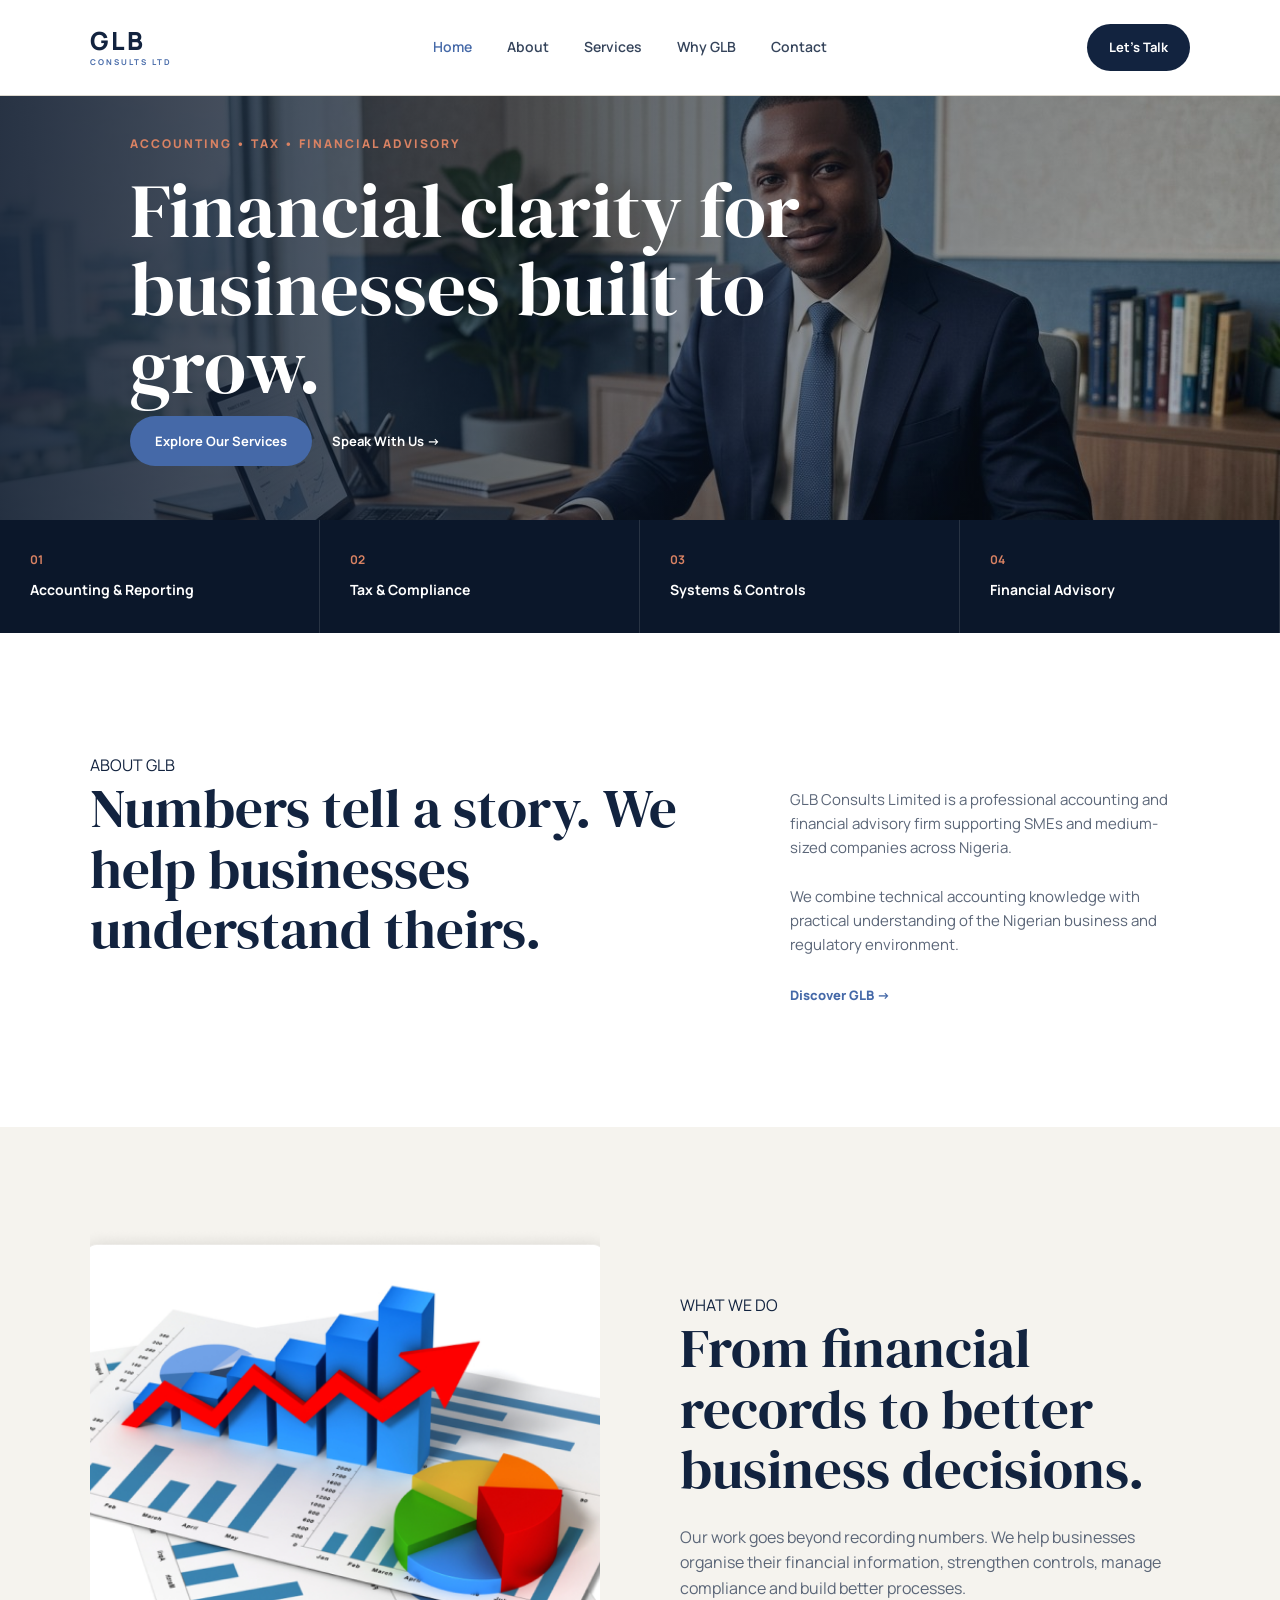
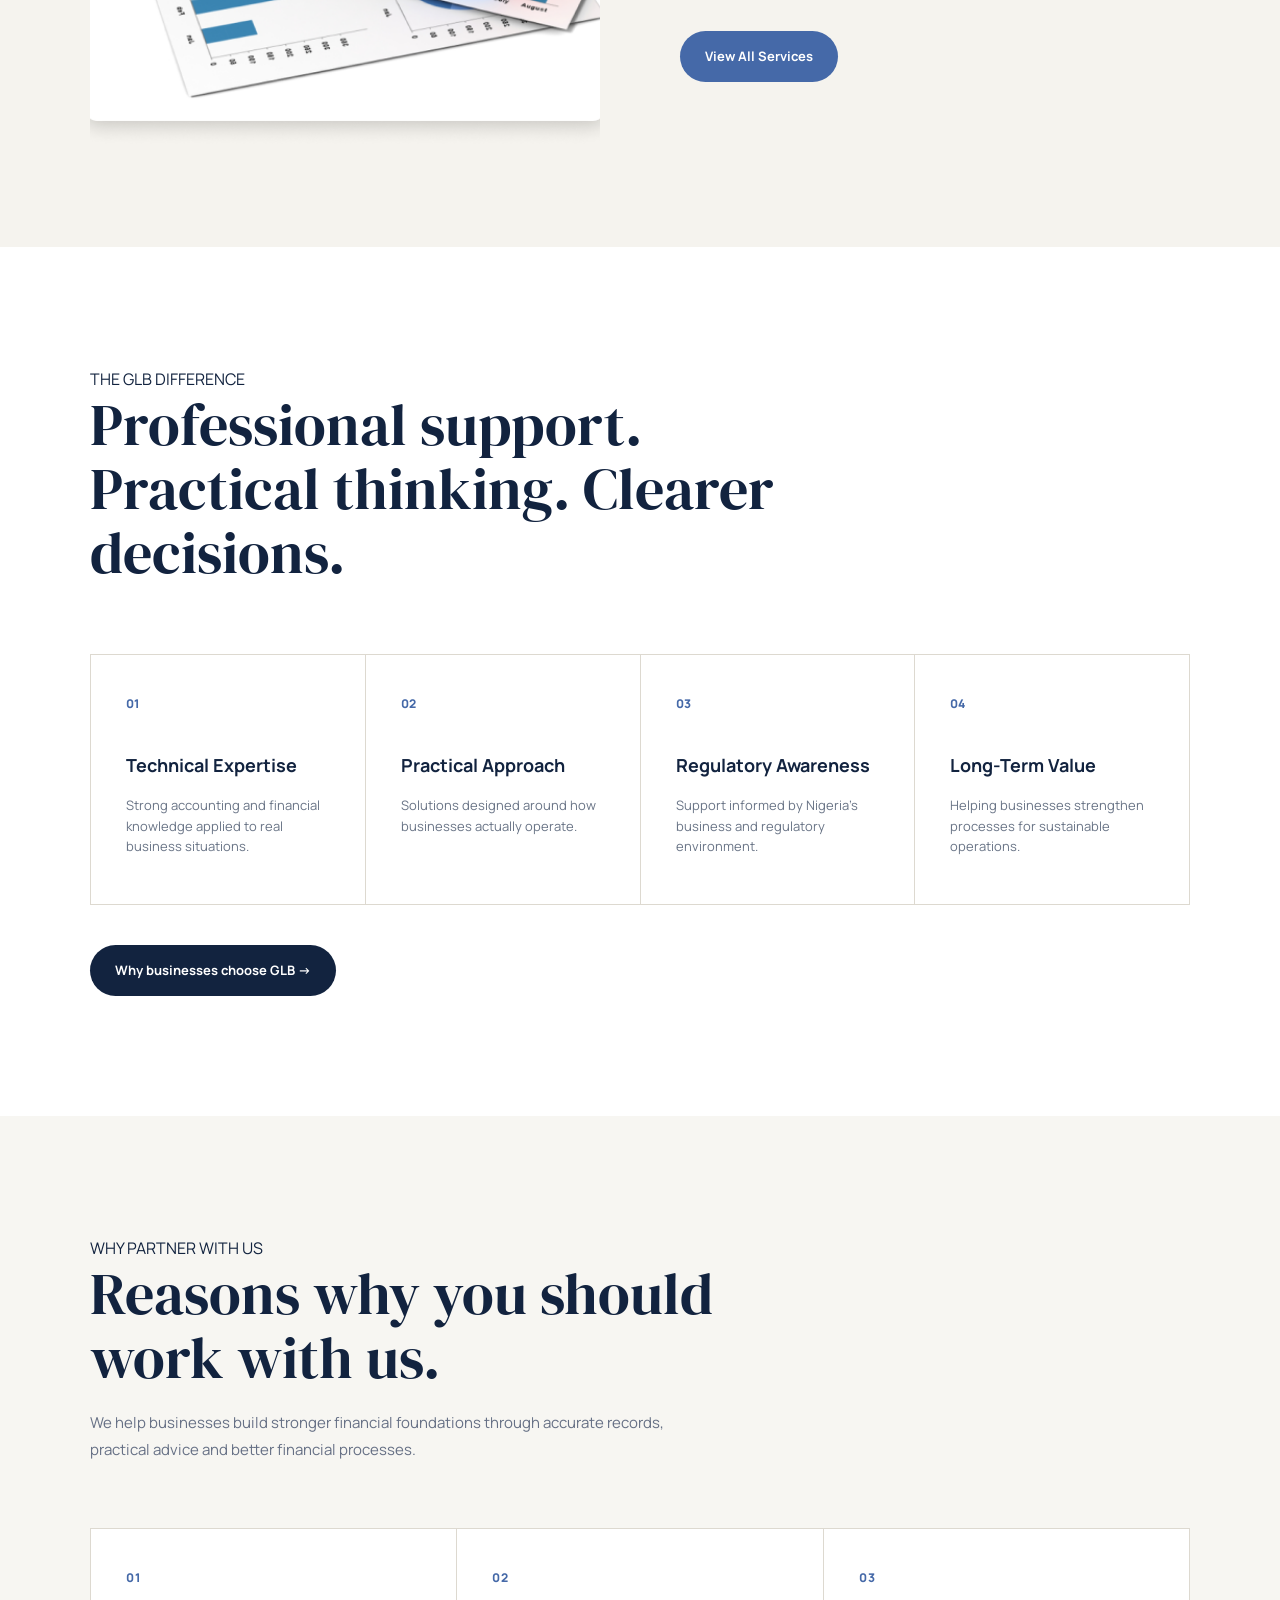
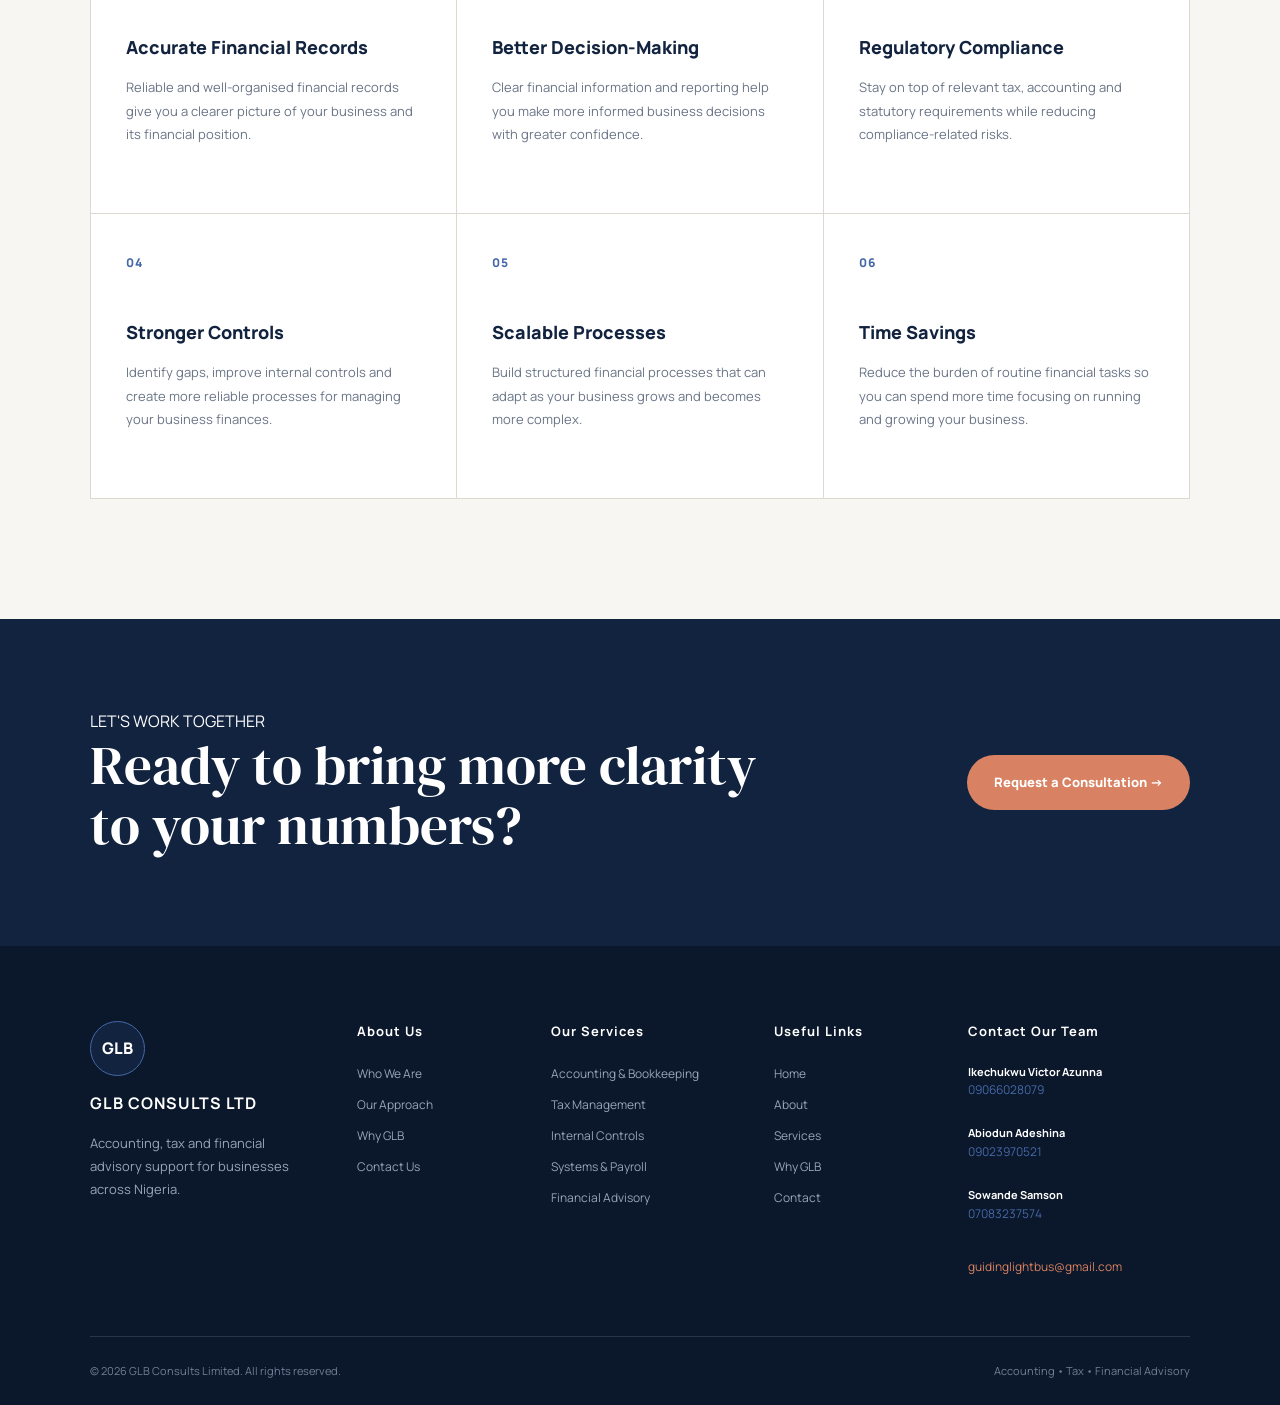
<file: index.html>
<!DOCTYPE html>
<html lang="en">

<head>

    <meta charset="UTF-8">

    <meta name="viewport"
          content="width=device-width, initial-scale=1.0">

    <title>GLB Consults | Accounting & Financial Advisory</title>

    <link rel="stylesheet" href="style.css">

</head>


<body>


    <!-- =========================
         NAVIGATION
    ========================== -->

    <header class="navbar">

         <a href="index.html" class="logo">
            <span>GLB</span>
            <small>CONSULTS LTD</small>
        </a>


        <input type="checkbox" id="menu-toggle" class="menu-toggle">
        <label for="menu-toggle" class="hamburger">
            <span class="open-icon">&#9776;</span>
            <span class="close-icon">&times;</span>
        </label>

        <nav>

            <a href="index.html" class="active">
                Home
            </a>

            <a href="about.html">
                About
            </a>

            <a href="services.html">
                Services
            </a>

            <a href="why-glb.html">
                Why GLB
            </a>

            <a href="contact.html">
                Contact
            </a>

        </nav>


        <a href="contact.html" class="nav-button">
            Let's Talk
        </a>

    </header>



    <!-- =========================
         HERO SECTION
    ========================== -->
<section class="hero">

    <img src="homepage image.jpg" alt="GLB Consults" class="hero-background">

    <div class="hero-overlay"></div>

    <div class="hero-content">
        <p class="eyebrow">ACCOUNTING • TAX • FINANCIAL ADVISORY</p>

        <h1>
            Financial clarity
            for businesses
            <span>built to grow.</span>
        </h1>

        <div class="hero-buttons">
            <a href="services.html" class="primary-button">
                Explore Our Services
            </a>

            <a href="contact.html" class="secondary-button">
                Speak With Us →
            </a>
        </div>
    </div>

</section>

     <!-- =========================
             SERVICE STRIP
     ========================== -->

        <section class="service-strip">


            <div>

                <strong>
                    01
                </strong>

                <span>
                    Accounting & Reporting
                </span>

            </div>


            <div>

                <strong>
                    02
                </strong>

                <span>
                    Tax & Compliance
                </span>

            </div>


            <div>

                <strong>
                    03
                </strong>

                <span>
                    Systems & Controls
                </span>

            </div>


            <div>

                <strong>
                    04
                </strong>

                <span>
                    Financial Advisory
                </span>

            </div>


        </section>



        <!-- =========================
             ABOUT PREVIEW
        ========================== -->

        <section class="intro-section">


            <div class="intro-title">

                <p class="section-label">
                    ABOUT GLB
                </p>


                <h2>
                    Numbers tell a story.
                    We help businesses
                    understand theirs.
                </h2>

            </div>



            <div class="intro-content">

                <p>
                    GLB Consults Limited is a professional
                    accounting and financial advisory firm
                    supporting SMEs and medium-sized companies
                    across Nigeria.
                </p>


                <p>
                    We combine technical accounting knowledge
                    with practical understanding of the Nigerian
                    business and regulatory environment.
                </p>


                <a href="about.html"
                   class="text-link">

                    Discover GLB →

                </a>

            </div>

        </section>



        <!-- =========================
             FEATURE SECTION
        ========================== -->

        <section class="feature-section">


            <div class="feature-image">

                <img src="home image.jpg"
                     alt="Business professionals working together">

            </div>



            <div class="feature-content">

                <p class="section-label">
                    WHAT WE DO
                </p>


                <h2>
                    From financial records
                    to better business
                    decisions.
                </h2>


                <p>
                    Our work goes beyond recording numbers.
                    We help businesses organise their financial
                    information, strengthen controls, manage
                    compliance and build better processes.
                </p>


                <a href="services.html"
                   class="primary-button">

                    View All Services

                </a>

            </div>

        </section>



        <!-- =========================
             WHY GLB
        ========================== -->

        <section class="why-section">


            <div class="why-heading">

                <p class="section-label">
                    THE GLB DIFFERENCE
                </p>


                <h2>
                    Professional support.
                    Practical thinking.
                    Clearer decisions.
                </h2>

            </div>



            <div class="why-grid">


                <div class="why-card">

                    <span>
                        01
                    </span>


                    <h3>
                        Technical Expertise
                    </h3>


                    <p>
                        Strong accounting and financial
                        knowledge applied to real business
                        situations.
                    </p>

                </div>



                <div class="why-card">

                    <span>
                        02
                    </span>


                    <h3>
                        Practical Approach
                    </h3>


                    <p>
                        Solutions designed around how
                        businesses actually operate.
                    </p>

                </div>



                <div class="why-card">

                    <span>
                        03
                    </span>


                    <h3>
                        Regulatory Awareness
                    </h3>


                    <p>
                        Support informed by Nigeria's
                        business and regulatory environment.
                    </p>

                </div>



                <div class="why-card">

                    <span>
                        04
                    </span>


                    <h3>
                        Long-Term Value
                    </h3>


                    <p>
                        Helping businesses strengthen
                        processes for sustainable operations.
                    </p>

                </div>


            </div>


            <a href="why-glb.html"
               class="dark-link">

                Why businesses choose GLB →

            </a>

        </section>



        <!-- =========================
             REASONS TO WORK WITH US
        ========================== -->

        <section class="reasons-section">


            <div class="reasons-heading">

                <p class="section-label">
                    WHY PARTNER WITH US
                </p>


                <h2>
                    Reasons why you
                    should work with us.
                </h2>


                <p class="reasons-intro">
                    We help businesses build stronger
                    financial foundations through accurate
                    records, practical advice and better
                    financial processes.
                </p>

            </div>



            <div class="reasons-grid">


                <!-- 01 -->

                <div class="reason-card">

                    <span class="reason-number">
                        01
                    </span>


                    <h3>
                        Accurate Financial Records
                    </h3>


                    <p>
                        Reliable and well-organised financial
                        records give you a clearer picture of
                        your business and its financial position.
                    </p>

                </div>



                <!-- 02 -->

                <div class="reason-card">

                    <span class="reason-number">
                        02
                    </span>


                    <h3>
                        Better Decision-Making
                    </h3>


                    <p>
                        Clear financial information and reporting
                        help you make more informed business
                        decisions with greater confidence.
                    </p>

                </div>



                <!-- 03 -->

                <div class="reason-card">

                    <span class="reason-number">
                        03
                    </span>


                    <h3>
                        Regulatory Compliance
                    </h3>


                    <p>
                        Stay on top of relevant tax, accounting
                        and statutory requirements while reducing
                        compliance-related risks.
                    </p>

                </div>



                <!-- 04 -->

                <div class="reason-card">

                    <span class="reason-number">
                        04
                    </span>


                    <h3>
                        Stronger Controls
                    </h3>


                    <p>
                        Identify gaps, improve internal controls
                        and create more reliable processes for
                        managing your business finances.
                    </p>

                </div>



                <!-- 05 -->

                <div class="reason-card">

                    <span class="reason-number">
                        05
                    </span>


                    <h3>
                        Scalable Processes
                    </h3>


                    <p>
                        Build structured financial processes
                        that can adapt as your business grows
                        and becomes more complex.
                    </p>

                </div>



                <!-- 06 -->

                <div class="reason-card">

                    <span class="reason-number">
                        06
                    </span>


                    <h3>
                        Time Savings
                    </h3>


                    <p>
                        Reduce the burden of routine financial
                        tasks so you can spend more time focusing
                        on running and growing your business.
                    </p>

                </div>


            </div>

        </section>



        <!-- =========================
             CALL TO ACTION
        ========================== -->

        <section class="cta">


            <div>

                <p class="section-label">
                    LET'S WORK TOGETHER
                </p>


                <h2>
                    Ready to bring more
                    clarity to your numbers?
                </h2>

            </div>


            <a href="contact.html"
               class="cta-button">

                Request a Consultation →

            </a>

        </section>


    </main>



    <!-- =========================
         FOOTER
    ========================== -->

    <footer>


        <div class="footer-top">


            <!-- COMPANY -->

            <div class="footer-company">

                <div class="footer-logo">
                    GLB
                </div>


                <h3>
                    GLB CONSULTS LTD
                </h3>


                <p>
                    Accounting, tax and financial advisory
                    support for businesses across Nigeria.
                </p>

            </div>



            <!-- ABOUT -->

            <div class="footer-column">

                <h4>
                    About Us
                </h4>


                <a href="about.html">
                    Who We Are
                </a>


                <a href="about.html">
                    Our Approach
                </a>


                <a href="why-glb.html">
                    Why GLB
                </a>


                <a href="contact.html">
                    Contact Us
                </a>

            </div>



            <!-- SERVICES -->

            <div class="footer-column">

                <h4>
                    Our Services
                </h4>


                <a href="services.html">
                    Accounting & Bookkeeping
                </a>


                <a href="services.html">
                    Tax Management
                </a>


                <a href="services.html">
                    Internal Controls
                </a>


                <a href="services.html">
                    Systems & Payroll
                </a>


                <a href="services.html">
                    Financial Advisory
                </a>

            </div>



            <!-- USEFUL LINKS -->

            <div class="footer-column">

                <h4>
                    Useful Links
                </h4>


                <a href="index.html">
                    Home
                </a>


                <a href="about.html">
                    About
                </a>


                <a href="services.html">
                    Services
                </a>


                <a href="why-glb.html">
                    Why GLB
                </a>


                <a href="contact.html">
                    Contact
                </a>

            </div>



            <!-- CONTACT -->

            <div class="footer-column contact-column">

                <h4>
                    Contact Our Team
                </h4>


                <div class="team-contact">

                    <strong>
                        Ikechukwu Victor Azunna
                    </strong>

                    <a href="tel:09066028079">
                        09066028079
                    </a>

                </div>


                <div class="team-contact">

                    <strong>
                        Abiodun Adeshina
                    </strong>

                    <a href="tel:09023970521">
                        09023970521
                    </a>

                </div>


                <div class="team-contact">

                    <strong>
                        Sowande Samson
                    </strong>

                    <a href="tel:07083237574">
                        07083237574
                    </a>

                </div>


                <a href="mailto:guidinglightbus@gmail.com"
                   class="company-email">

                    guidinglightbus@gmail.com

                </a>

            </div>


        </div>



        <!-- FOOTER BOTTOM -->

        <div class="footer-bottom">

            <p>
                © 2026 GLB Consults Limited.
                All rights reserved.
            </p>


            <p>
                Accounting • Tax • Financial Advisory
            </p>

        </div>


    </footer>


</body>

</html>
</file>
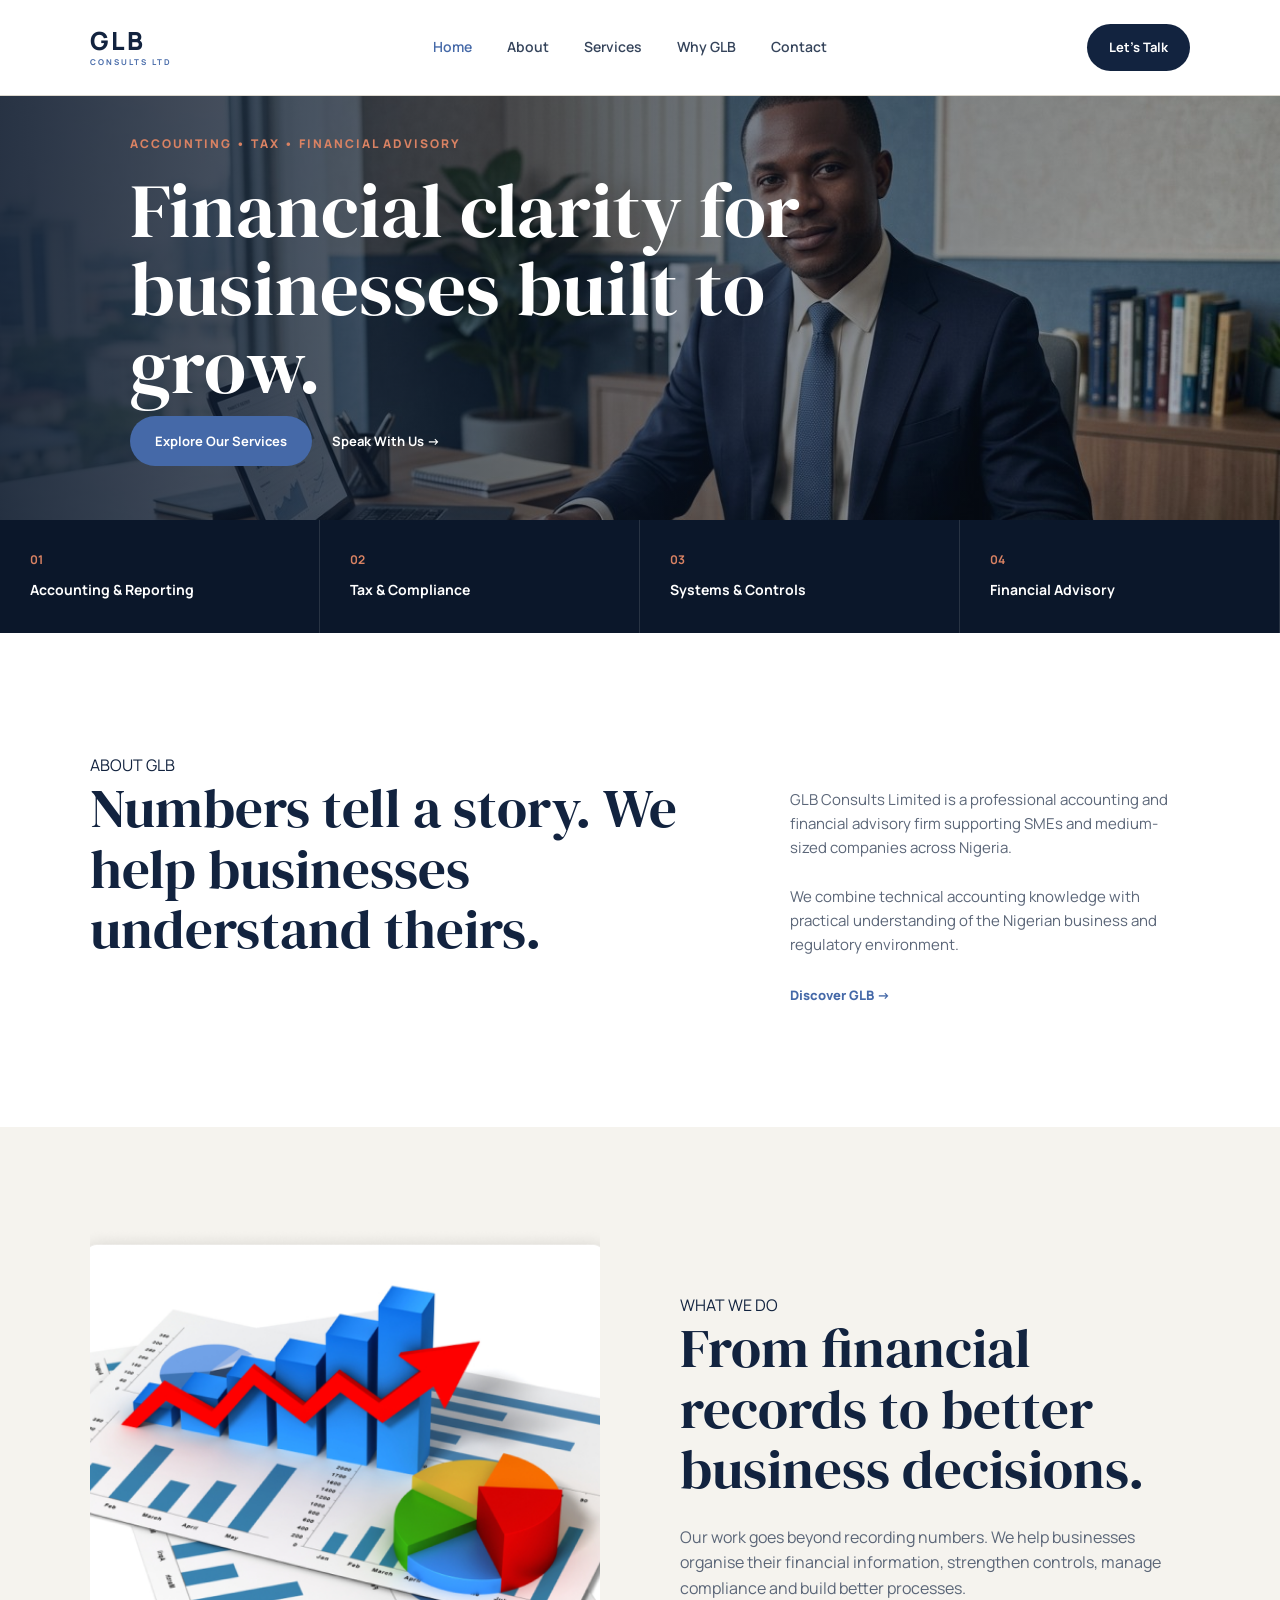
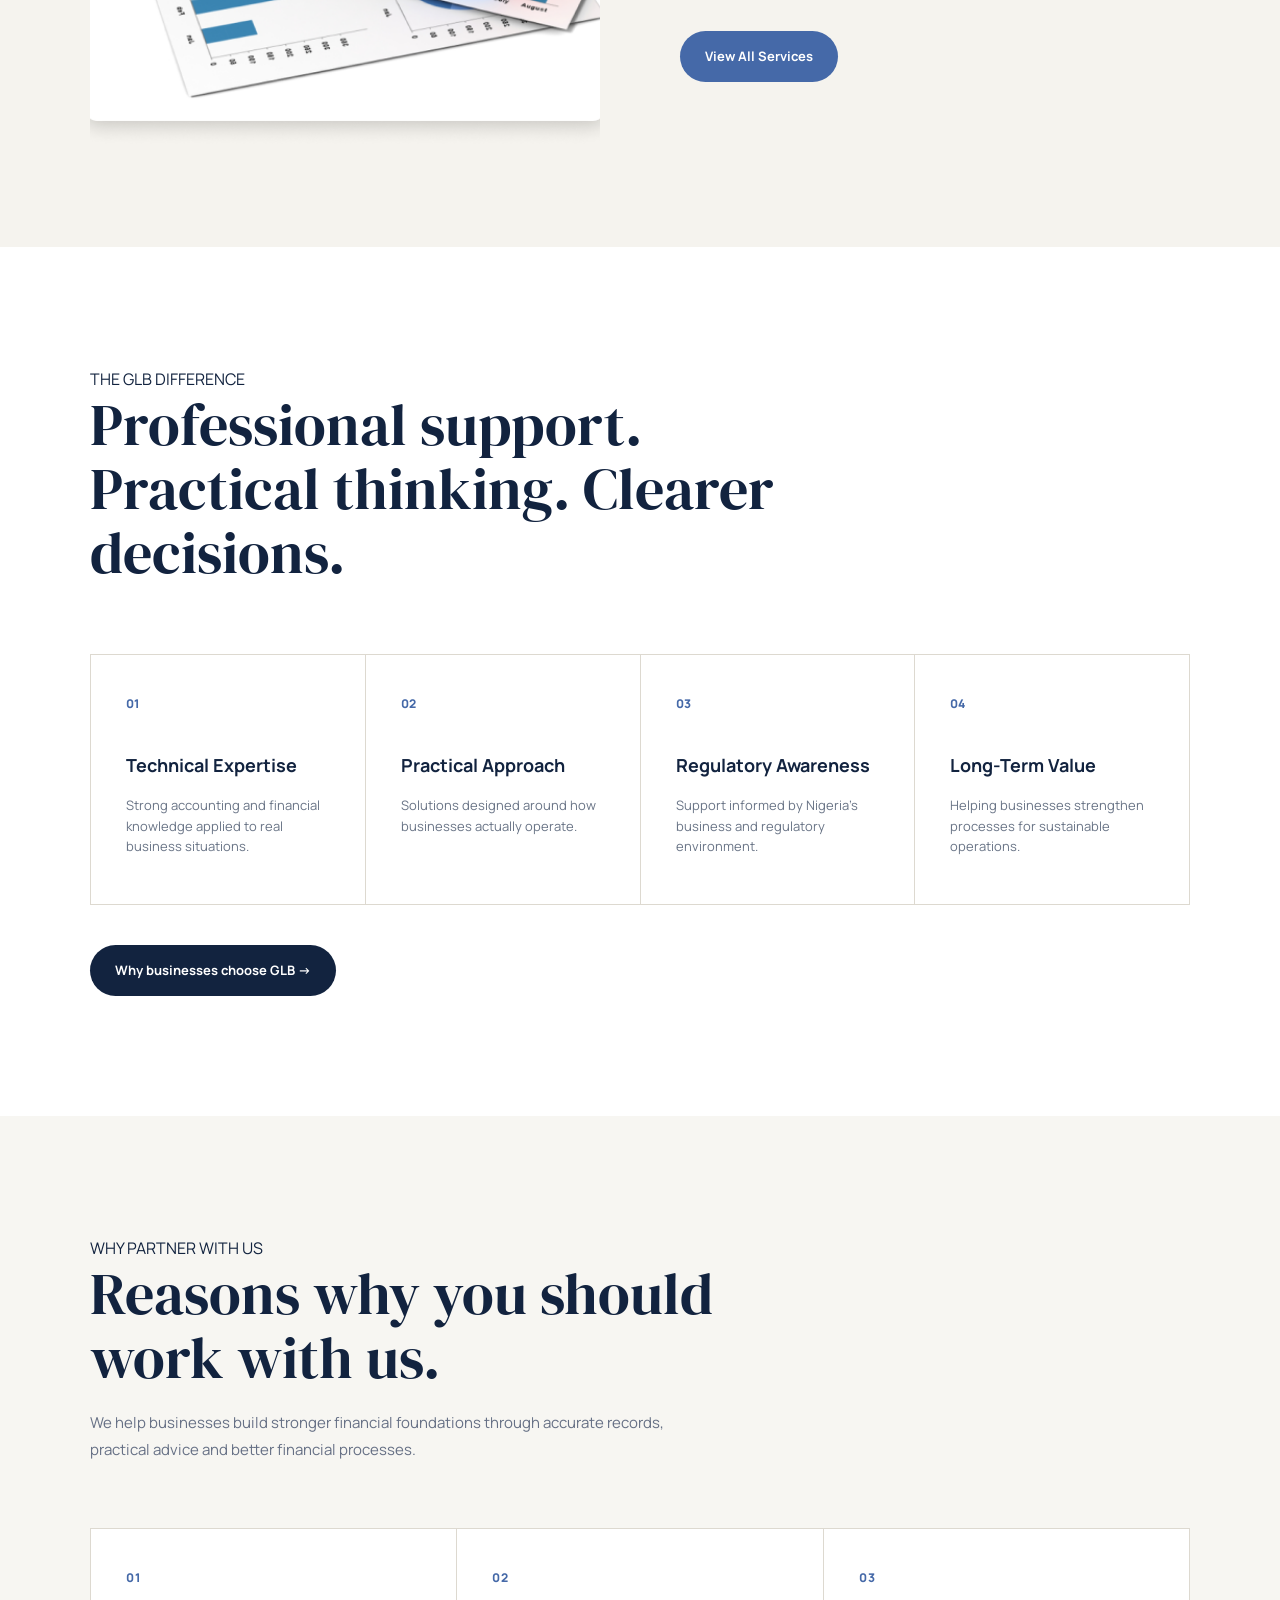
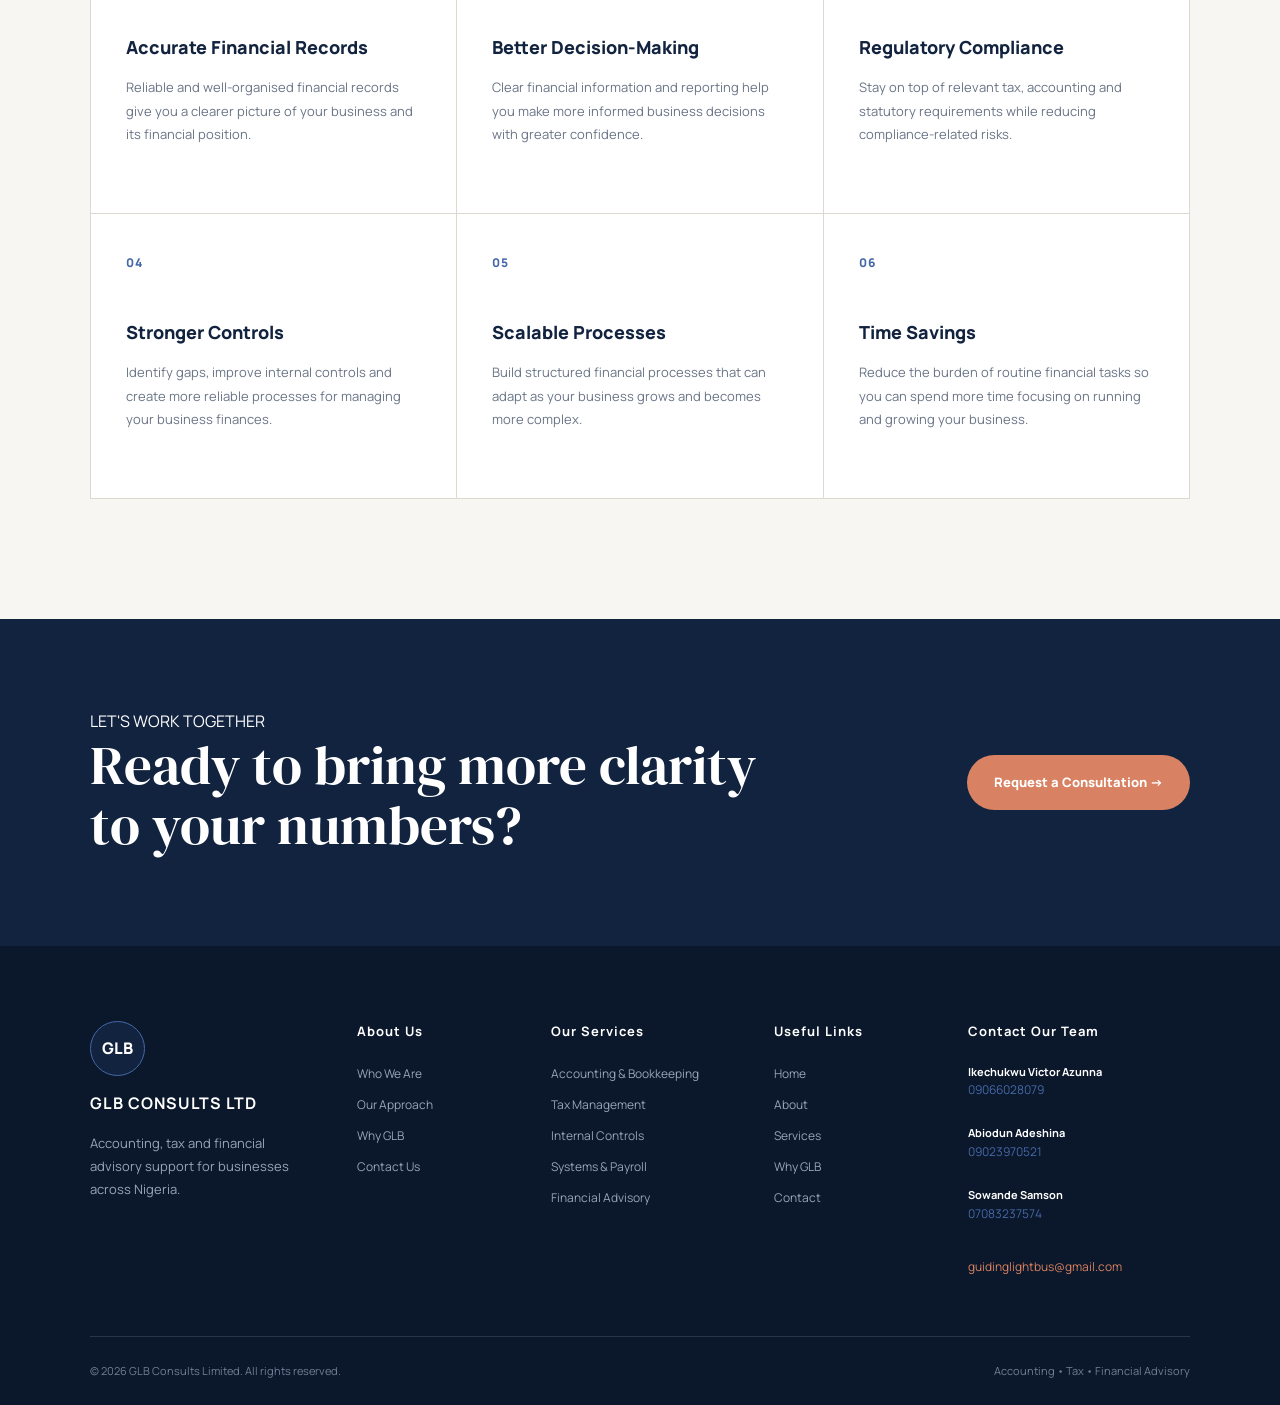
<file: New folder/index.html>
<!DOCTYPE html>
<html lang="en">

<head>

    <meta charset="UTF-8">

    <meta name="viewport"
          content="width=device-width, initial-scale=1.0">

    <title>GLB Consults | Accounting & Financial Advisory</title>

    <link rel="stylesheet" href="style.css">

</head>


<body>


    <!-- =========================
         NAVIGATION
    ========================== -->

    <header class="navbar">

         <a href="index.html" class="logo">
            <span>GLB</span>
            <small>CONSULTS LTD</small>
        </a>


        <nav>

            <a href="index.html" class="active">
                Home
            </a>

            <a href="about.html">
                About
            </a>

            <a href="services.html">
                Services
            </a>

            <a href="why-glb.html">
                Why GLB
            </a>

            <a href="contact.html">
                Contact
            </a>

        </nav>


        <a href="contact.html" class="nav-button">
            Let's Talk
        </a>

    </header>



    <!-- =========================
         HERO SECTION
    ========================== -->
<section class="hero">

    <img src="homepage image.jpg" alt="GLB Consults" class="hero-background">

    <div class="hero-overlay"></div>

    <div class="hero-content">
        <p class="eyebrow">ACCOUNTING • TAX • FINANCIAL ADVISORY</p>

        <h1>
            Financial clarity
            for businesses
            <span>built to grow.</span>
        </h1>

        <div class="hero-buttons">
            <a href="services.html" class="primary-button">
                Explore Our Services
            </a>

            <a href="contact.html" class="secondary-button">
                Speak With Us →
            </a>
        </div>
    </div>

</section>

     <!-- =========================
             SERVICE STRIP
     ========================== -->

        <section class="service-strip">


            <div>

                <strong>
                    01
                </strong>

                <span>
                    Accounting & Reporting
                </span>

            </div>


            <div>

                <strong>
                    02
                </strong>

                <span>
                    Tax & Compliance
                </span>

            </div>


            <div>

                <strong>
                    03
                </strong>

                <span>
                    Systems & Controls
                </span>

            </div>


            <div>

                <strong>
                    04
                </strong>

                <span>
                    Financial Advisory
                </span>

            </div>


        </section>



        <!-- =========================
             ABOUT PREVIEW
        ========================== -->

        <section class="intro-section">


            <div class="intro-title">

                <p class="section-label">
                    ABOUT GLB
                </p>


                <h2>
                    Numbers tell a story.
                    We help businesses
                    understand theirs.
                </h2>

            </div>



            <div class="intro-content">

                <p>
                    GLB Consults Limited is a professional
                    accounting and financial advisory firm
                    supporting SMEs and medium-sized companies
                    across Nigeria.
                </p>


                <p>
                    We combine technical accounting knowledge
                    with practical understanding of the Nigerian
                    business and regulatory environment.
                </p>


                <a href="about.html"
                   class="text-link">

                    Discover GLB →

                </a>

            </div>

        </section>



        <!-- =========================
             FEATURE SECTION
        ========================== -->

        <section class="feature-section">


            <div class="feature-image">

                <img src="home image.jpg"
                     alt="Business professionals working together">

            </div>



            <div class="feature-content">

                <p class="section-label">
                    WHAT WE DO
                </p>


                <h2>
                    From financial records
                    to better business
                    decisions.
                </h2>


                <p>
                    Our work goes beyond recording numbers.
                    We help businesses organise their financial
                    information, strengthen controls, manage
                    compliance and build better processes.
                </p>


                <a href="services.html"
                   class="primary-button">

                    View All Services

                </a>

            </div>

        </section>



        <!-- =========================
             WHY GLB
        ========================== -->

        <section class="why-section">


            <div class="why-heading">

                <p class="section-label">
                    THE GLB DIFFERENCE
                </p>


                <h2>
                    Professional support.
                    Practical thinking.
                    Clearer decisions.
                </h2>

            </div>



            <div class="why-grid">


                <div class="why-card">

                    <span>
                        01
                    </span>


                    <h3>
                        Technical Expertise
                    </h3>


                    <p>
                        Strong accounting and financial
                        knowledge applied to real business
                        situations.
                    </p>

                </div>



                <div class="why-card">

                    <span>
                        02
                    </span>


                    <h3>
                        Practical Approach
                    </h3>


                    <p>
                        Solutions designed around how
                        businesses actually operate.
                    </p>

                </div>



                <div class="why-card">

                    <span>
                        03
                    </span>


                    <h3>
                        Regulatory Awareness
                    </h3>


                    <p>
                        Support informed by Nigeria's
                        business and regulatory environment.
                    </p>

                </div>



                <div class="why-card">

                    <span>
                        04
                    </span>


                    <h3>
                        Long-Term Value
                    </h3>


                    <p>
                        Helping businesses strengthen
                        processes for sustainable operations.
                    </p>

                </div>


            </div>


            <a href="why-glb.html"
               class="dark-link">

                Why businesses choose GLB →

            </a>

        </section>



        <!-- =========================
             REASONS TO WORK WITH US
        ========================== -->

        <section class="reasons-section">


            <div class="reasons-heading">

                <p class="section-label">
                    WHY PARTNER WITH US
                </p>


                <h2>
                    Reasons why you
                    should work with us.
                </h2>


                <p class="reasons-intro">
                    We help businesses build stronger
                    financial foundations through accurate
                    records, practical advice and better
                    financial processes.
                </p>

            </div>



            <div class="reasons-grid">


                <!-- 01 -->

                <div class="reason-card">

                    <span class="reason-number">
                        01
                    </span>


                    <h3>
                        Accurate Financial Records
                    </h3>


                    <p>
                        Reliable and well-organised financial
                        records give you a clearer picture of
                        your business and its financial position.
                    </p>

                </div>



                <!-- 02 -->

                <div class="reason-card">

                    <span class="reason-number">
                        02
                    </span>


                    <h3>
                        Better Decision-Making
                    </h3>


                    <p>
                        Clear financial information and reporting
                        help you make more informed business
                        decisions with greater confidence.
                    </p>

                </div>



                <!-- 03 -->

                <div class="reason-card">

                    <span class="reason-number">
                        03
                    </span>


                    <h3>
                        Regulatory Compliance
                    </h3>


                    <p>
                        Stay on top of relevant tax, accounting
                        and statutory requirements while reducing
                        compliance-related risks.
                    </p>

                </div>



                <!-- 04 -->

                <div class="reason-card">

                    <span class="reason-number">
                        04
                    </span>


                    <h3>
                        Stronger Controls
                    </h3>


                    <p>
                        Identify gaps, improve internal controls
                        and create more reliable processes for
                        managing your business finances.
                    </p>

                </div>



                <!-- 05 -->

                <div class="reason-card">

                    <span class="reason-number">
                        05
                    </span>


                    <h3>
                        Scalable Processes
                    </h3>


                    <p>
                        Build structured financial processes
                        that can adapt as your business grows
                        and becomes more complex.
                    </p>

                </div>



                <!-- 06 -->

                <div class="reason-card">

                    <span class="reason-number">
                        06
                    </span>


                    <h3>
                        Time Savings
                    </h3>


                    <p>
                        Reduce the burden of routine financial
                        tasks so you can spend more time focusing
                        on running and growing your business.
                    </p>

                </div>


            </div>

        </section>



        <!-- =========================
             CALL TO ACTION
        ========================== -->

        <section class="cta">


            <div>

                <p class="section-label">
                    LET'S WORK TOGETHER
                </p>


                <h2>
                    Ready to bring more
                    clarity to your numbers?
                </h2>

            </div>


            <a href="contact.html"
               class="cta-button">

                Request a Consultation →

            </a>

        </section>


    </main>



    <!-- =========================
         FOOTER
    ========================== -->

    <footer>


        <div class="footer-top">


            <!-- COMPANY -->

            <div class="footer-company">

                <div class="footer-logo">
                    GLB
                </div>


                <h3>
                    GLB CONSULTS LTD
                </h3>


                <p>
                    Accounting, tax and financial advisory
                    support for businesses across Nigeria.
                </p>

            </div>



            <!-- ABOUT -->

            <div class="footer-column">

                <h4>
                    About Us
                </h4>


                <a href="about.html">
                    Who We Are
                </a>


                <a href="about.html">
                    Our Approach
                </a>


                <a href="why-glb.html">
                    Why GLB
                </a>


                <a href="contact.html">
                    Contact Us
                </a>

            </div>



            <!-- SERVICES -->

            <div class="footer-column">

                <h4>
                    Our Services
                </h4>


                <a href="services.html">
                    Accounting & Bookkeeping
                </a>


                <a href="services.html">
                    Tax Management
                </a>


                <a href="services.html">
                    Internal Controls
                </a>


                <a href="services.html">
                    Systems & Payroll
                </a>


                <a href="services.html">
                    Financial Advisory
                </a>

            </div>



            <!-- USEFUL LINKS -->

            <div class="footer-column">

                <h4>
                    Useful Links
                </h4>


                <a href="index.html">
                    Home
                </a>


                <a href="about.html">
                    About
                </a>


                <a href="services.html">
                    Services
                </a>


                <a href="why-glb.html">
                    Why GLB
                </a>


                <a href="contact.html">
                    Contact
                </a>

            </div>



            <!-- CONTACT -->

            <div class="footer-column contact-column">

                <h4>
                    Contact Our Team
                </h4>


                <div class="team-contact">

                    <strong>
                        Ikechukwu Victor Azunna
                    </strong>

                    <a href="tel:09066028079">
                        09066028079
                    </a>

                </div>


                <div class="team-contact">

                    <strong>
                        Abiodun Adeshina
                    </strong>

                    <a href="tel:09023970521">
                        09023970521
                    </a>

                </div>


                <div class="team-contact">

                    <strong>
                        Sowande Samson
                    </strong>

                    <a href="tel:07083237574">
                        07083237574
                    </a>

                </div>


                <a href="mailto:guidinglightbus@gmail.com"
                   class="company-email">

                    guidinglightbus@gmail.com

                </a>

            </div>


        </div>



        <!-- FOOTER BOTTOM -->

        <div class="footer-bottom">

            <p>
                © 2026 GLB Consults Limited.
                All rights reserved.
            </p>


            <p>
                Accounting • Tax • Financial Advisory
            </p>

        </div>


    </footer>


</body>

</html>
</file>
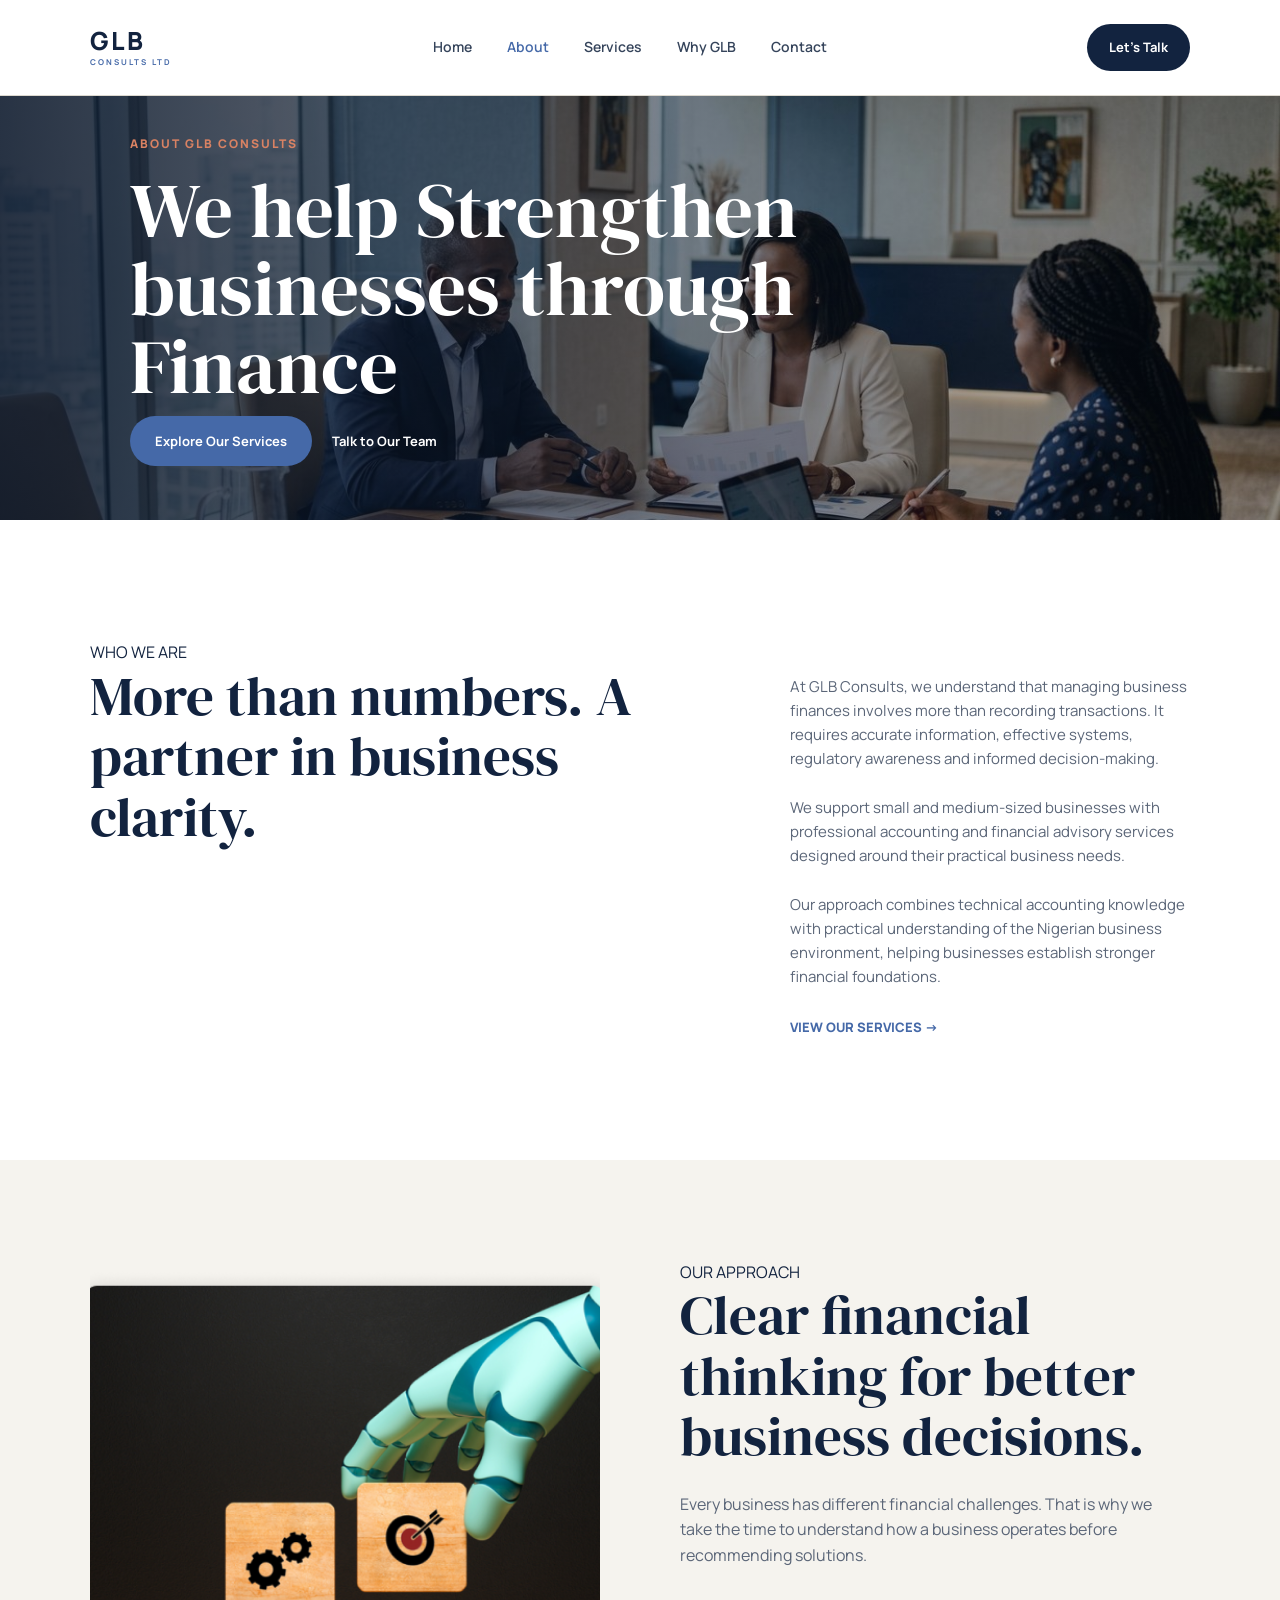
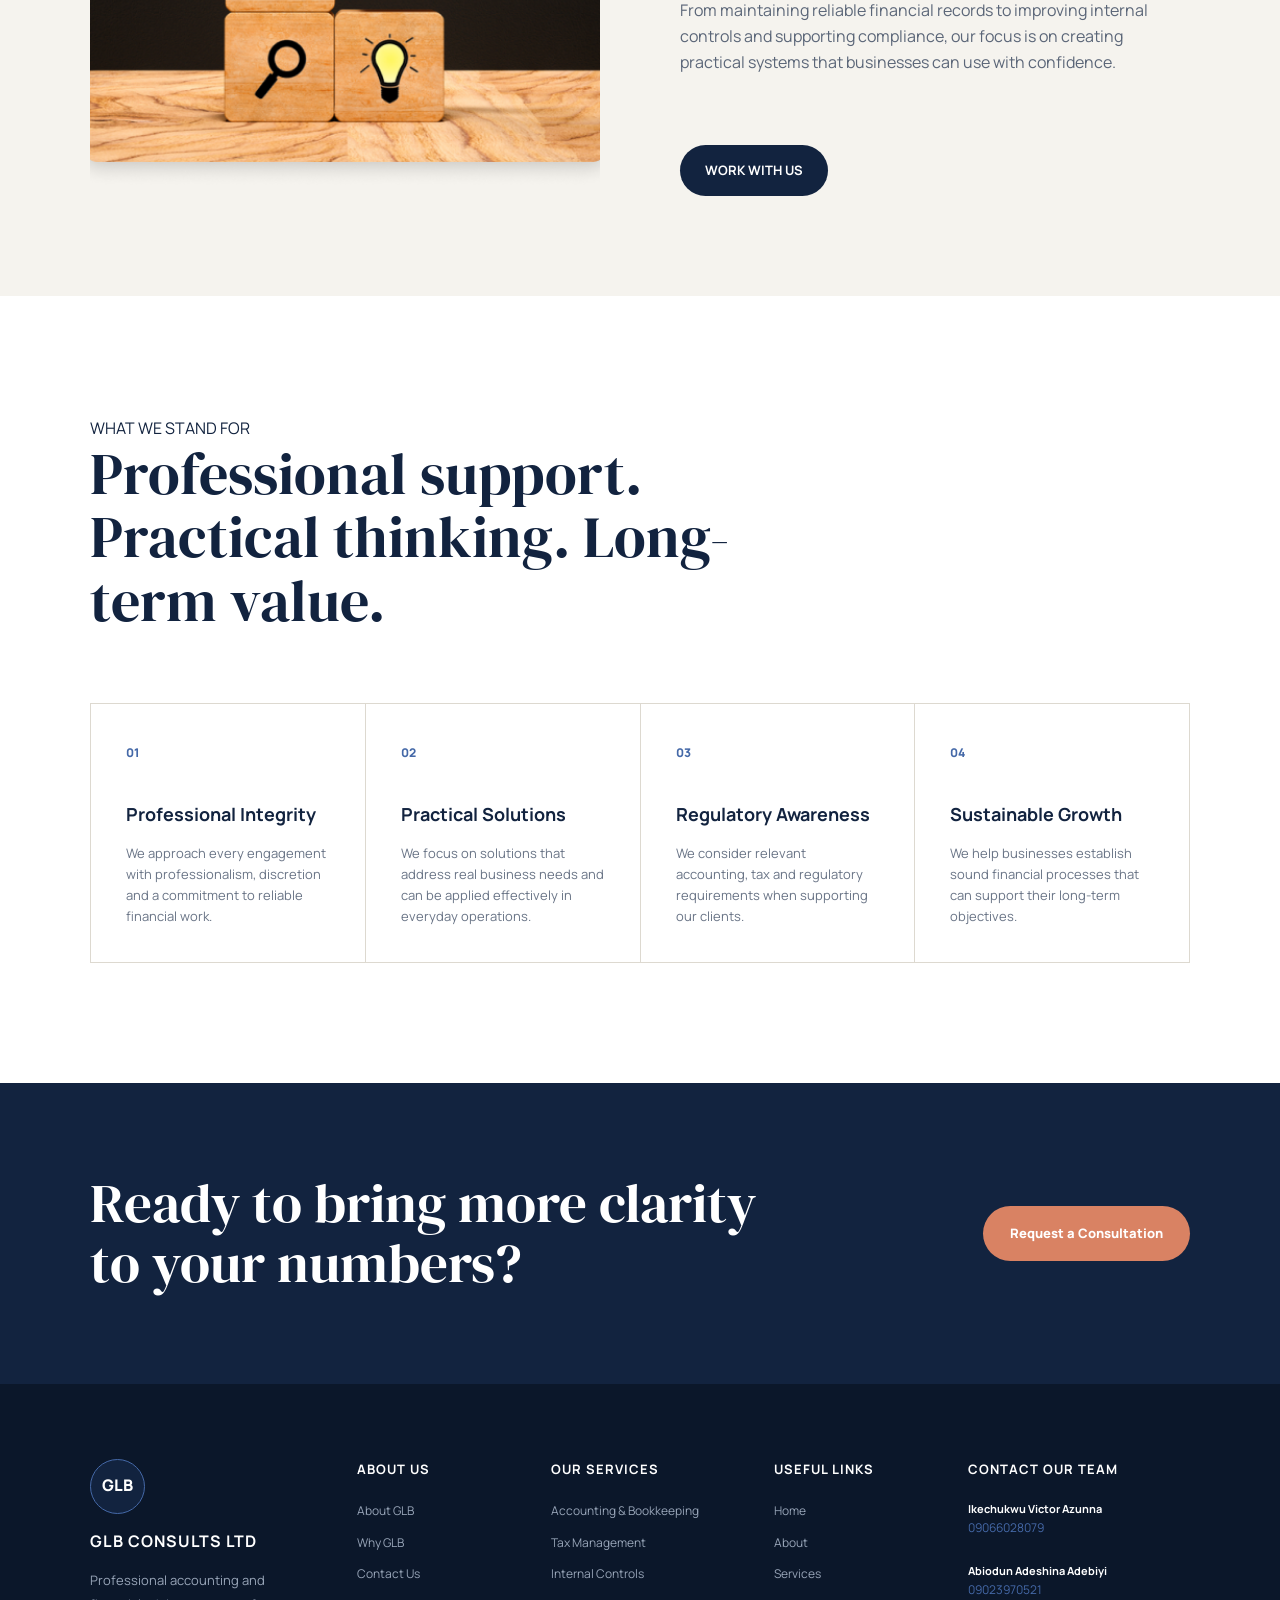
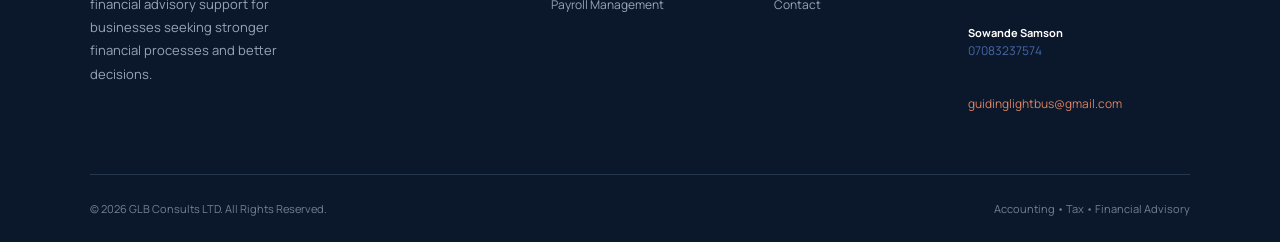
<file: about.html>
<!DOCTYPE html>
<html lang="en">

<head>
    <meta charset="UTF-8">
    <meta name="viewport" content="width=device-width, initial-scale=1.0">

    <title>About Us | GLB Consults LTD</title>

    <link rel="stylesheet" href="style.css">
</head>

<body>


    <!-- =========================
         NAVIGATION
    ========================= -->

    <header class="navbar">

        <a href="index.html" class="logo">
            <span>GLB</span>
            <small>CONSULTS LTD</small>
        </a>


        <input type="checkbox" id="menu-toggle" class="menu-toggle">
        <label for="menu-toggle" class="hamburger">
            <span class="open-icon">&#9776;</span>
            <span class="close-icon">&times;</span>
        </label>

        <nav>

            <a href="index.html">Home</a>

            <a href="about.html" class="active">About</a>

            <a href="services.html">Services</a>

            <a href="why-glb.html">Why GLB</a>

            <a href="contact.html">Contact</a>

        </nav>


        <a href="contact.html" class="nav-button">
            Let's Talk
        </a>

    </header>



    <!-- =========================
         ABOUT HERO
    ========================= -->
<section class="hero">

    <img src="about image.jpg"
         alt="GLB Consults financial advisory"
         class="hero-background">

    <div class="hero-overlay"></div>

    <div class="hero-content">

        <p class="eyebrow">
            ABOUT GLB CONSULTS
        </p>

        <h1>
            We help Strengthen 
            <span>businesses through Finance</span>
        </h1>

        <div class="hero-buttons">

            <a href="services.html" class="primary-button">
                Explore Our Services
            </a>

            <a href="contact.html" class="secondary-button">
                Talk to Our Team
            </a>

        </div>

    </div>

</section>
    
    <!-- =========================
         WHO WE ARE
    ========================= -->

    <section class="intro-section">

        <div class="intro-title">

            <p class="section-label">
                WHO WE ARE
            </p>

            <h2>
                More than numbers.
                A partner in business clarity.
            </h2>

        </div>


        <div class="intro-content">

            <p>
                At GLB Consults, we understand that managing business
                finances involves more than recording transactions.
                It requires accurate information, effective systems,
                regulatory awareness and informed decision-making.
            </p>

            <p>
                We support small and medium-sized businesses with
                professional accounting and financial advisory services
                designed around their practical business needs.
            </p>

            <p>
                Our approach combines technical accounting knowledge
                with practical understanding of the Nigerian business
                environment, helping businesses establish stronger
                financial foundations.
            </p>

            <a href="services.html" class="text-link">
                VIEW OUR SERVICES →
            </a>

        </div>

    </section>



    <!-- =========================
         OUR APPROACH
    ========================= -->

    <section class="feature-section">

        <div class="feature-image">

            <img src="clear thinking image.jpg" alt="Professional financial consultation">

        </div>


        <div class="feature-content">

            <p class="section-label">
                OUR APPROACH
            </p>

            <h2>
                Clear financial thinking for better business decisions.
            </h2>

            <p>
                Every business has different financial challenges.
                That is why we take the time to understand how a
                business operates before recommending solutions.
            </p>

            <p>
                From maintaining reliable financial records to
                improving internal controls and supporting compliance,
                our focus is on creating practical systems that
                businesses can use with confidence.
            </p>

            <a href="contact.html" class="dark-link">
                WORK WITH US
            </a>

        </div>

    </section>



    <!-- =========================
         WHAT WE STAND FOR
    ========================= -->

    <section class="why-section">

        <div class="why-heading">

            <p class="section-label">
                WHAT WE STAND FOR
            </p>

            <h2>
                Professional support.
                Practical thinking.
                Long-term value.
            </h2>

        </div>


        <div class="why-grid">


            <!-- CARD 1 -->

            <div class="why-card">

                <span>01</span>

                <h3>
                    Professional Integrity
                </h3>

                <p>
                    We approach every engagement with professionalism,
                    discretion and a commitment to reliable financial work.
                </p>

            </div>



            <!-- CARD 2 -->

            <div class="why-card">

                <span>02</span>

                <h3>
                    Practical Solutions
                </h3>

                <p>
                    We focus on solutions that address real business
                    needs and can be applied effectively in everyday
                    operations.
                </p>

            </div>



            <!-- CARD 3 -->

            <div class="why-card">

                <span>03</span>

                <h3>
                    Regulatory Awareness
                </h3>

                <p>
                    We consider relevant accounting, tax and regulatory
                    requirements when supporting our clients.
                </p>

            </div>



            <!-- CARD 4 -->

            <div class="why-card">

                <span>04</span>

                <h3>
                    Sustainable Growth
                </h3>

                <p>
                    We help businesses establish sound financial
                    processes that can support their long-term objectives.
                </p>

            </div>

        </div>

    </section>



    <!-- =========================
         CTA
    ========================= -->

    <section class="cta">

        <h2>
            Ready to bring more clarity to your numbers?
        </h2>

        <a href="contact.html" class="cta-button">
            Request a Consultation
        </a>

    </section>



    <!-- =========================
         FOOTER
    ========================= -->

    <footer>

        <div class="footer-top">


            <!-- COMPANY -->

            <div class="footer-company">

                <div class="footer-logo">
                    GLB
                </div>

                <h3>
                    GLB CONSULTS LTD
                </h3>

                <p>
                    Professional accounting and financial advisory
                    support for businesses seeking stronger financial
                    processes and better decisions.
                </p>

            </div>



            <!-- ABOUT -->

            <div class="footer-column">

                <h4>
                    ABOUT US
                </h4>

                <a href="about.html">
                    About GLB
                </a>

                <a href="why-glb.html">
                    Why GLB
                </a>

                <a href="contact.html">
                    Contact Us
                </a>

            </div>



            <!-- SERVICES -->

            <div class="footer-column">

                <h4>
                    OUR SERVICES
                </h4>

                <a href="services.html">
                    Accounting & Bookkeeping
                </a>

                <a href="services.html">
                    Tax Management
                </a>

                <a href="services.html">
                    Internal Controls
                </a>

                <a href="services.html">
                    Payroll Management
                </a>

            </div>



            <!-- USEFUL LINKS -->

            <div class="footer-column">

                <h4>
                    USEFUL LINKS
                </h4>

                <a href="index.html">
                    Home
                </a>

                <a href="about.html">
                    About
                </a>

                <a href="services.html">
                    Services
                </a>

                <a href="contact.html">
                    Contact
                </a>

            </div>



            <!-- CONTACT -->

            <div class="footer-column contact-column">

                <h4>
                    CONTACT OUR TEAM
                </h4>


                <div class="team-contact">

                    <strong>
                        Ikechukwu Victor Azunna
                    </strong>

                    <a href="tel:09066028079">
                        09066028079
                    </a>

                </div>


                <div class="team-contact">

                    <strong>
                        Abiodun Adeshina Adebiyi
                    </strong>

                    <a href="tel:09023970521">
                        09023970521
                    </a>

                </div>


                <div class="team-contact">

                    <strong>
                        Sowande Samson
                    </strong>

                    <a href="tel:07083237574">
                        07083237574
                    </a>

                </div>


                <a href="mailto:guidinglightbus@gmail.com"
                   class="company-email">
                    guidinglightbus@gmail.com
                </a>

            </div>

        </div>



        <!-- FOOTER BOTTOM -->

        <div class="footer-bottom">

            <span>
                © 2026 GLB Consults LTD. All Rights Reserved.
            </span>

            <span>
                Accounting • Tax • Financial Advisory
            </span>

        </div>

    </footer>


</body>

</html>
</file>
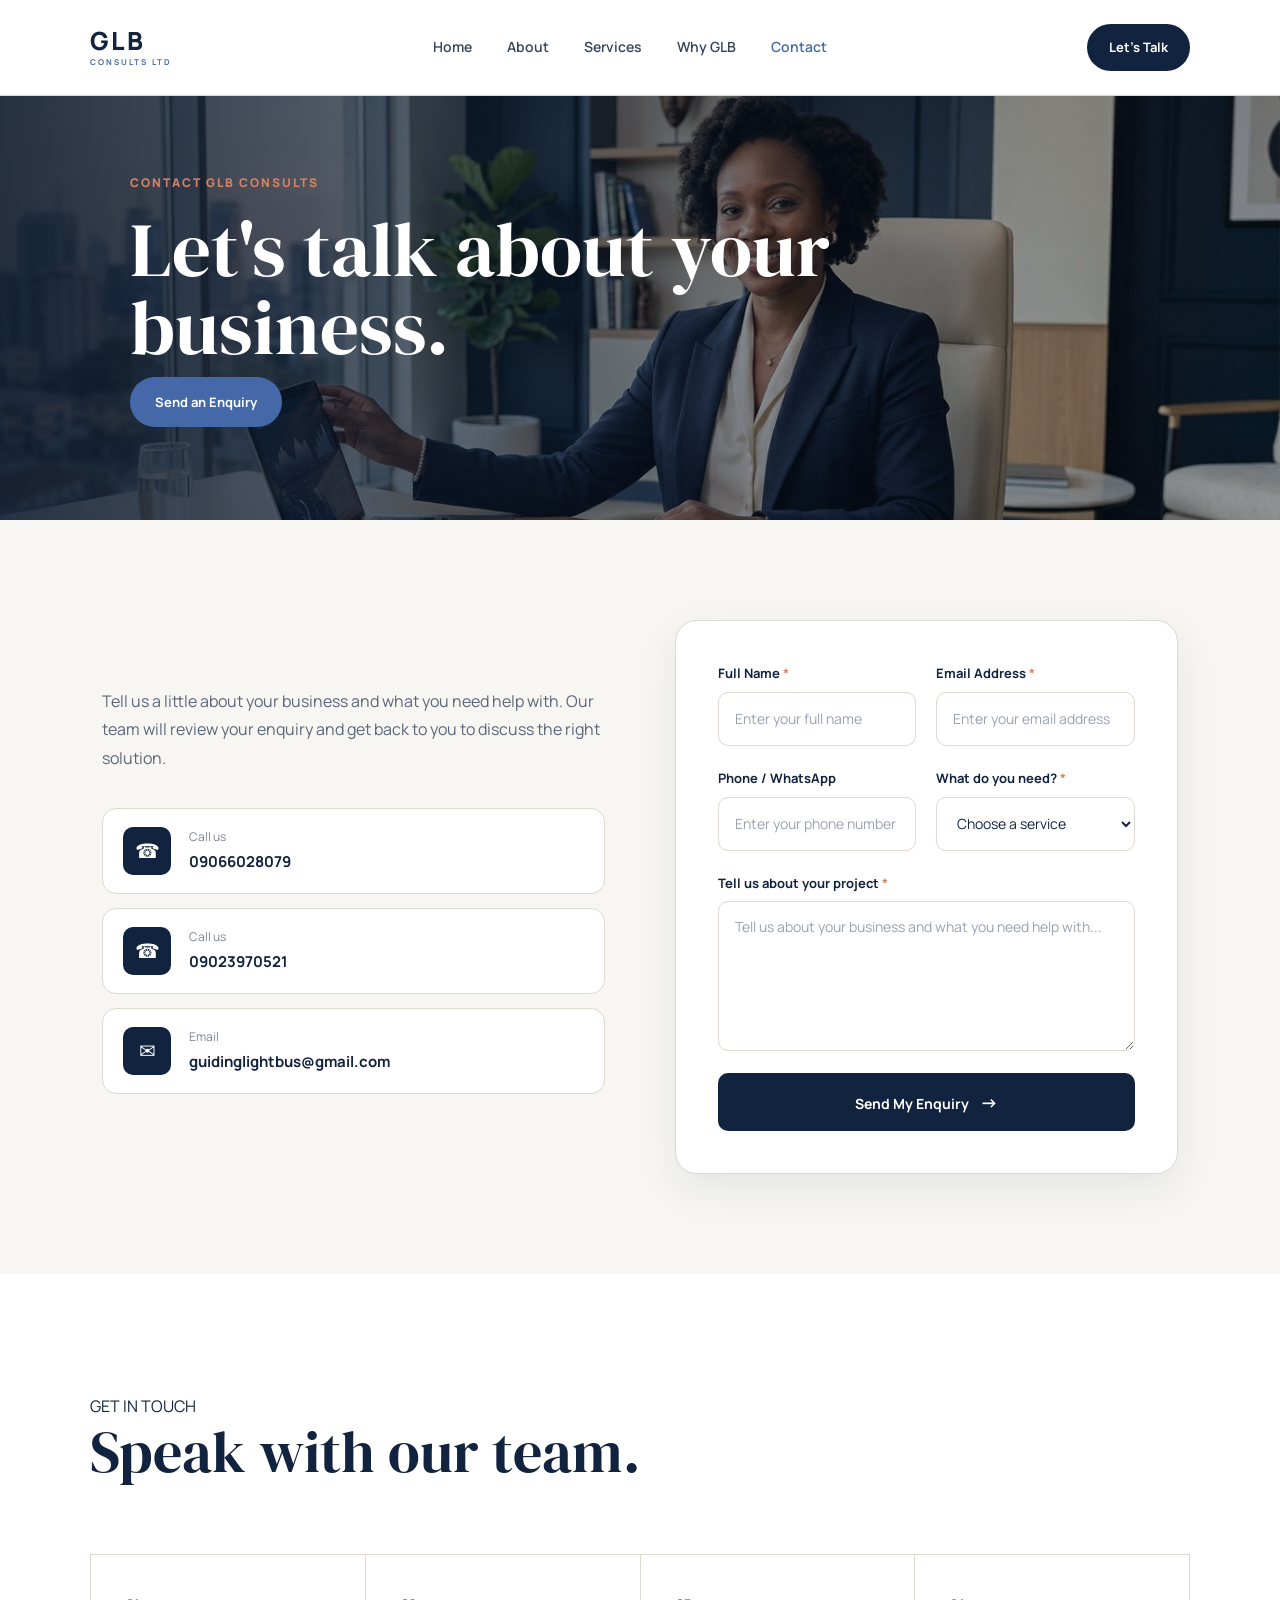
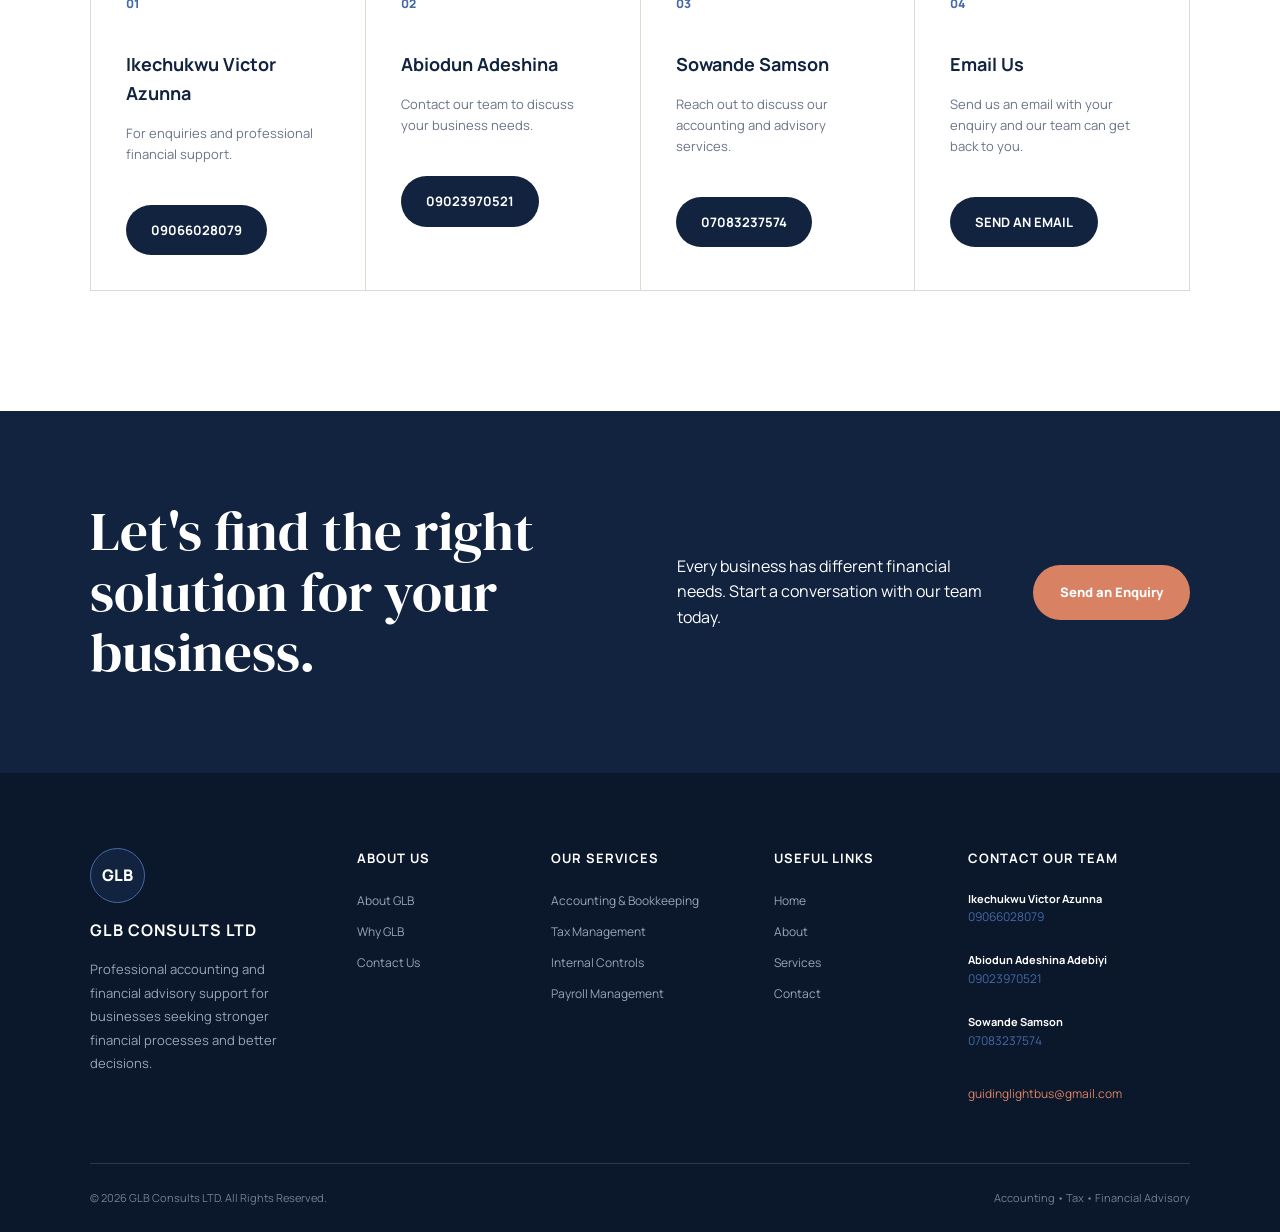
<file: contact.html>
<!DOCTYPE html>
<html lang="en">

<head>
    <meta charset="UTF-8">
    <meta name="viewport" content="width=device-width, initial-scale=1.0">

    <title>Contact Us | GLB Consults LTD</title>

    <link rel="stylesheet" href="style.css">
</head>

<body>


    <!-- =========================
         NAVIGATION
    ========================= -->

    <header class="navbar">

        <a href="index.html" class="logo">
            <span>GLB</span>
            <small>CONSULTS LTD</small>
        </a>


        <input type="checkbox" id="menu-toggle" class="menu-toggle">
        <label for="menu-toggle" class="hamburger">
            <span class="open-icon">&#9776;</span>
            <span class="close-icon">&times;</span>
        </label>

        <nav>

            <a href="index.html">Home</a>

            <a href="about.html">About</a>

            <a href="services.html">Services</a>

            <a href="why-glb.html">Why GLB</a>

            <a href="contact.html" class="active">Contact</a>

        </nav>


        <a href="contact.html" class="nav-button">
            Let's Talk
        </a>

    </header>



    <!-- =========================
         CONTACT HERO
    ========================= -->
<section class="hero">

    <img src="contact us image.jpg"
         alt="GLB Consults financial advisory"
         class="hero-background">

    <div class="hero-overlay"></div>

    <div class="hero-content">
<p class="eyebrow">
                CONTACT GLB CONSULTS
            </p>

            <h1>
                Let's talk about
                <span>your business.</span>
            </h1>

        <div class="hero-buttons">

            <a href="#contact-form" class="primary-button">
                    Send an Enquiry
                </a>

        </div>

    </div>

</section>

    <!-- =========================
         CONTACT SECTION
    ========================= -->

    <section class="contact-section" id="contact-form">

        <!-- LEFT SIDE -->

        <div class="contact-left">

            <p class="contact-description">
                Tell us a little about your business and what you
                need help with. Our team will review your enquiry
                and get back to you to discuss the right solution.
            </p>


            <!-- PHONE -->

            <div class="contact-card">

                <div class="contact-icon">
                    ☎
                </div>

                <div>

                    <small>
                        Call us
                    </small>

                    <a href="tel:09066028079">
                        09066028079
                    </a>

                </div>

            </div>


            <!-- SECOND PHONE -->

            <div class="contact-card">

                <div class="contact-icon">
                    ☎
                </div>

                <div>

                    <small>
                        Call us
                    </small>

                    <a href="tel:09023970521">
                        09023970521
                    </a>

                </div>

            </div>


            <!-- EMAIL -->

            <div class="contact-card">

                <div class="contact-icon">
                    ✉
                </div>

                <div>

                    <small>
                        Email
                    </small>

                    <a href="mailto:guidinglightbus@gmail.com">
                        guidinglightbus@gmail.com
                    </a>

                </div>

            </div>

        </div>



        <!-- RIGHT SIDE -->

        <div class="contact-form-box">

            <form id="contactForm">


                <!-- FIRST ROW -->

                <div class="form-row">

                    <div class="form-group">

                        <label for="fullname">
                            Full Name
                            <span>*</span>
                        </label>

                        <input
                            type="text"
                            id="fullname"
                            name="fullname"
                            placeholder="Enter your full name"
                            required
                        >

                    </div>


                    <div class="form-group">

                        <label for="email">
                            Email Address
                            <span>*</span>
                        </label>

                        <input
                            type="email"
                            id="email"
                            name="email"
                            placeholder="Enter your email address"
                            required
                        >

                    </div>

                </div>



                <!-- SECOND ROW -->

                <div class="form-row">

                    <div class="form-group">

                        <label for="phone">
                            Phone / WhatsApp
                        </label>

                        <input
                            type="tel"
                            id="phone"
                            name="phone"
                            placeholder="Enter your phone number"
                        >

                    </div>


                    <div class="form-group">

                        <label for="service">
                            What do you need?
                            <span>*</span>
                        </label>

                        <select
                            id="service"
                            name="service"
                            required
                        >

                            <option value="">
                                Choose a service
                            </option>

                            <option value="accounting">
                                Accounting & Bookkeeping
                            </option>

                            <option value="tax">
                                Tax Management
                            </option>

                            <option value="inventory">
                                Inventory Count
                            </option>

                            <option value="controls">
                                Internal Controls
                            </option>

                            <option value="systems">
                                Financial Systems Setup
                            </option>

                            <option value="payroll">
                                Payroll Management
                            </option>

                            <option value="other">
                                Other Enquiries
                            </option>

                        </select>

                    </div>

                </div>



                <!-- MESSAGE -->

                <div class="form-group">

                    <label for="message">
                        Tell us about your project
                        <span>*</span>
                    </label>

                    <textarea
                        id="message"
                        name="message"
                        placeholder="Tell us about your business and what you need help with..."
                        required
                    ></textarea>

                </div>



                <!-- BUTTON -->

                <button type="submit" class="contact-submit">
                    Send My Enquiry
                    <span>→</span>
                </button>


            </form>

        </div>

    </section>



    <!-- =========================
         CONTACT DETAILS
    ========================= -->

    <section class="why-section">

        <div class="why-heading">

            <p class="section-label">
                GET IN TOUCH
            </p>

            <h2>
                Speak with our team.
            </h2>

        </div>


        <div class="why-grid">


            <!-- PERSON 1 -->

            <div class="why-card">

                <span>01</span>

                <h3>
                    Ikechukwu Victor Azunna
                </h3>

                <p>
                    For enquiries and professional financial support.
                </p>

                <a href="tel:09066028079" class="dark-link">
                    09066028079
                </a>

            </div>



            <!-- PERSON 2 -->

            <div class="why-card">

                <span>02</span>

                <h3>
                    Abiodun Adeshina
                </h3>

                <p>
                    Contact our team to discuss your business needs.
                </p>

                <a href="tel:09023970521" class="dark-link">
                    09023970521
                </a>

            </div>



            <!-- PERSON 3 -->

            <div class="why-card">

                <span>03</span>

                <h3>
                    Sowande Samson
                </h3>

                <p>
                    Reach out to discuss our accounting and advisory
                    services.
                </p>

                <a href="tel:07083237574" class="dark-link">
                    07083237574
                </a>

            </div>



            <!-- EMAIL -->

            <div class="why-card">

                <span>04</span>

                <h3>
                    Email Us
                </h3>

                <p>
                    Send us an email with your enquiry and our team
                    can get back to you.
                </p>

                <a href="mailto:guidinglightbus@gmail.com"
                   class="dark-link">
                    SEND AN EMAIL
                </a>

            </div>

        </div>

    </section>



    <!-- =========================
         FINAL CTA
    ========================= -->

    <section class="cta">

        <h2>
            Let's find the right solution for your business.
        </h2>

        <p>
            Every business has different financial needs.
            Start a conversation with our team today.
        </p>

        <a href="#contact-form" class="cta-button">
            Send an Enquiry
        </a>

    </section>



    <!-- =========================
         FOOTER
    ========================= -->

    <footer>

        <div class="footer-top">


            <div class="footer-company">

                <div class="footer-logo">
                    GLB
                </div>

                <h3>
                    GLB CONSULTS LTD
                </h3>

                <p>
                    Professional accounting and financial advisory
                    support for businesses seeking stronger financial
                    processes and better decisions.
                </p>


            </div>



            <div class="footer-column">

                <h4>
                    ABOUT US
                </h4>

                <a href="about.html">
                    About GLB
                </a>

                <a href="why-glb.html">
                    Why GLB
                </a>

                <a href="contact.html">
                    Contact Us
                </a>

            </div>



            <div class="footer-column">

                <h4>
                    OUR SERVICES
                </h4>

                <a href="services.html">
                    Accounting & Bookkeeping
                </a>

                <a href="services.html">
                    Tax Management
                </a>

                <a href="services.html">
                    Internal Controls
                </a>

                <a href="services.html">
                    Payroll Management
                </a>

            </div>



            <div class="footer-column">

                <h4>
                    USEFUL LINKS
                </h4>

                <a href="index.html">
                    Home
                </a>

                <a href="about.html">
                    About
                </a>

                <a href="services.html">
                    Services
                </a>

                <a href="contact.html">
                    Contact
                </a>

            </div>



            <div class="footer-column contact-column">

                <h4>
                    CONTACT OUR TEAM
                </h4>


                <div class="team-contact">

                    <strong>
                        Ikechukwu Victor Azunna
                    </strong>

                    <a href="tel:09066028079">
                        09066028079
                    </a>

                </div>


                <div class="team-contact">

                    <strong>
                        Abiodun Adeshina Adebiyi
                    </strong>

                    <a href="tel:09023970521">
                        09023970521
                    </a>

                </div>


                <div class="team-contact">

                    <strong>
                        Sowande Samson
                    </strong>

                    <a href="tel:07083237574">
                        07083237574
                    </a>

                </div>


                <a href="mailto:guidinglightbus@gmail.com"
                   class="company-email">
                    guidinglightbus@gmail.com
                </a>

            </div>

        </div>



        <div class="footer-bottom">

            <span>
                © 2026 GLB Consults LTD. All Rights Reserved.
            </span>

            <span>
                Accounting • Tax • Financial Advisory
            </span>

        </div>

    </footer>
<script>
    const contactForm = document.getElementById("contactForm");

    contactForm.addEventListener("submit", function(event) {
        event.preventDefault();

        // Get the form details
        const fullname = document.getElementById("fullname").value.trim();
        const email = document.getElementById("email").value.trim();
        const phone = document.getElementById("phone").value.trim();
        const service = document.getElementById("service").value;
        const message = document.getElementById("message").value.trim();

        // Your brother's WhatsApp number
        const whatsappNumber = "2349066028079";

        // Arrange the enquiry as a WhatsApp message
        const whatsappMessage =
            "NEW WEBSITE ENQUIRY\n\n" +
            "Full Name: " + fullname + "\n" +
            "Email Address: " + email + "\n" +
            "Phone / WhatsApp: " + (phone || "Not provided") + "\n" +
            "Service Needed: " + service + "\n\n" +
            "Message:\n" + message;

        // Encode the message for the WhatsApp URL
        const encodedMessage = encodeURIComponent(whatsappMessage);

        // Open WhatsApp with the enquiry
        const whatsappURL =
            "https://wa.me/" + whatsappNumber +
            "?text=" + encodedMessage;

        window.open(whatsappURL, "_blank");
      });
</script>

</body>

</html>
</file>
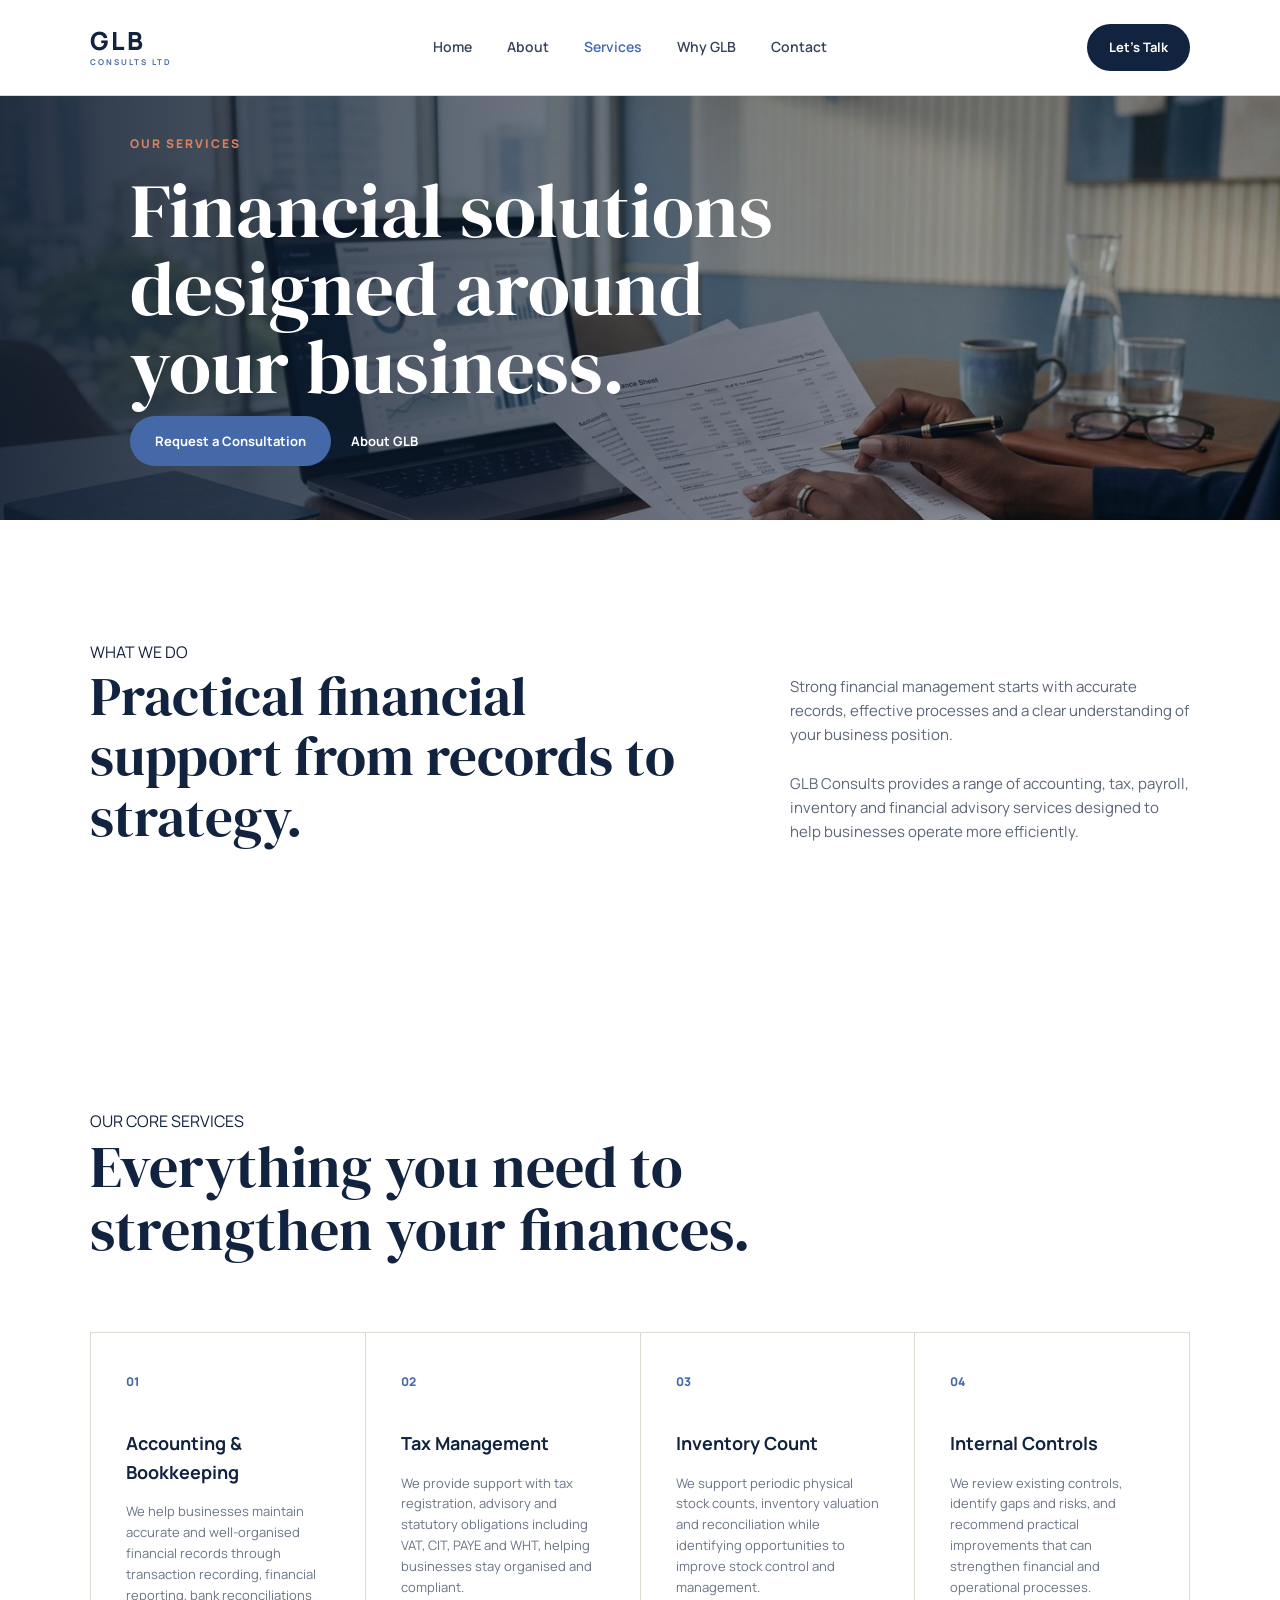
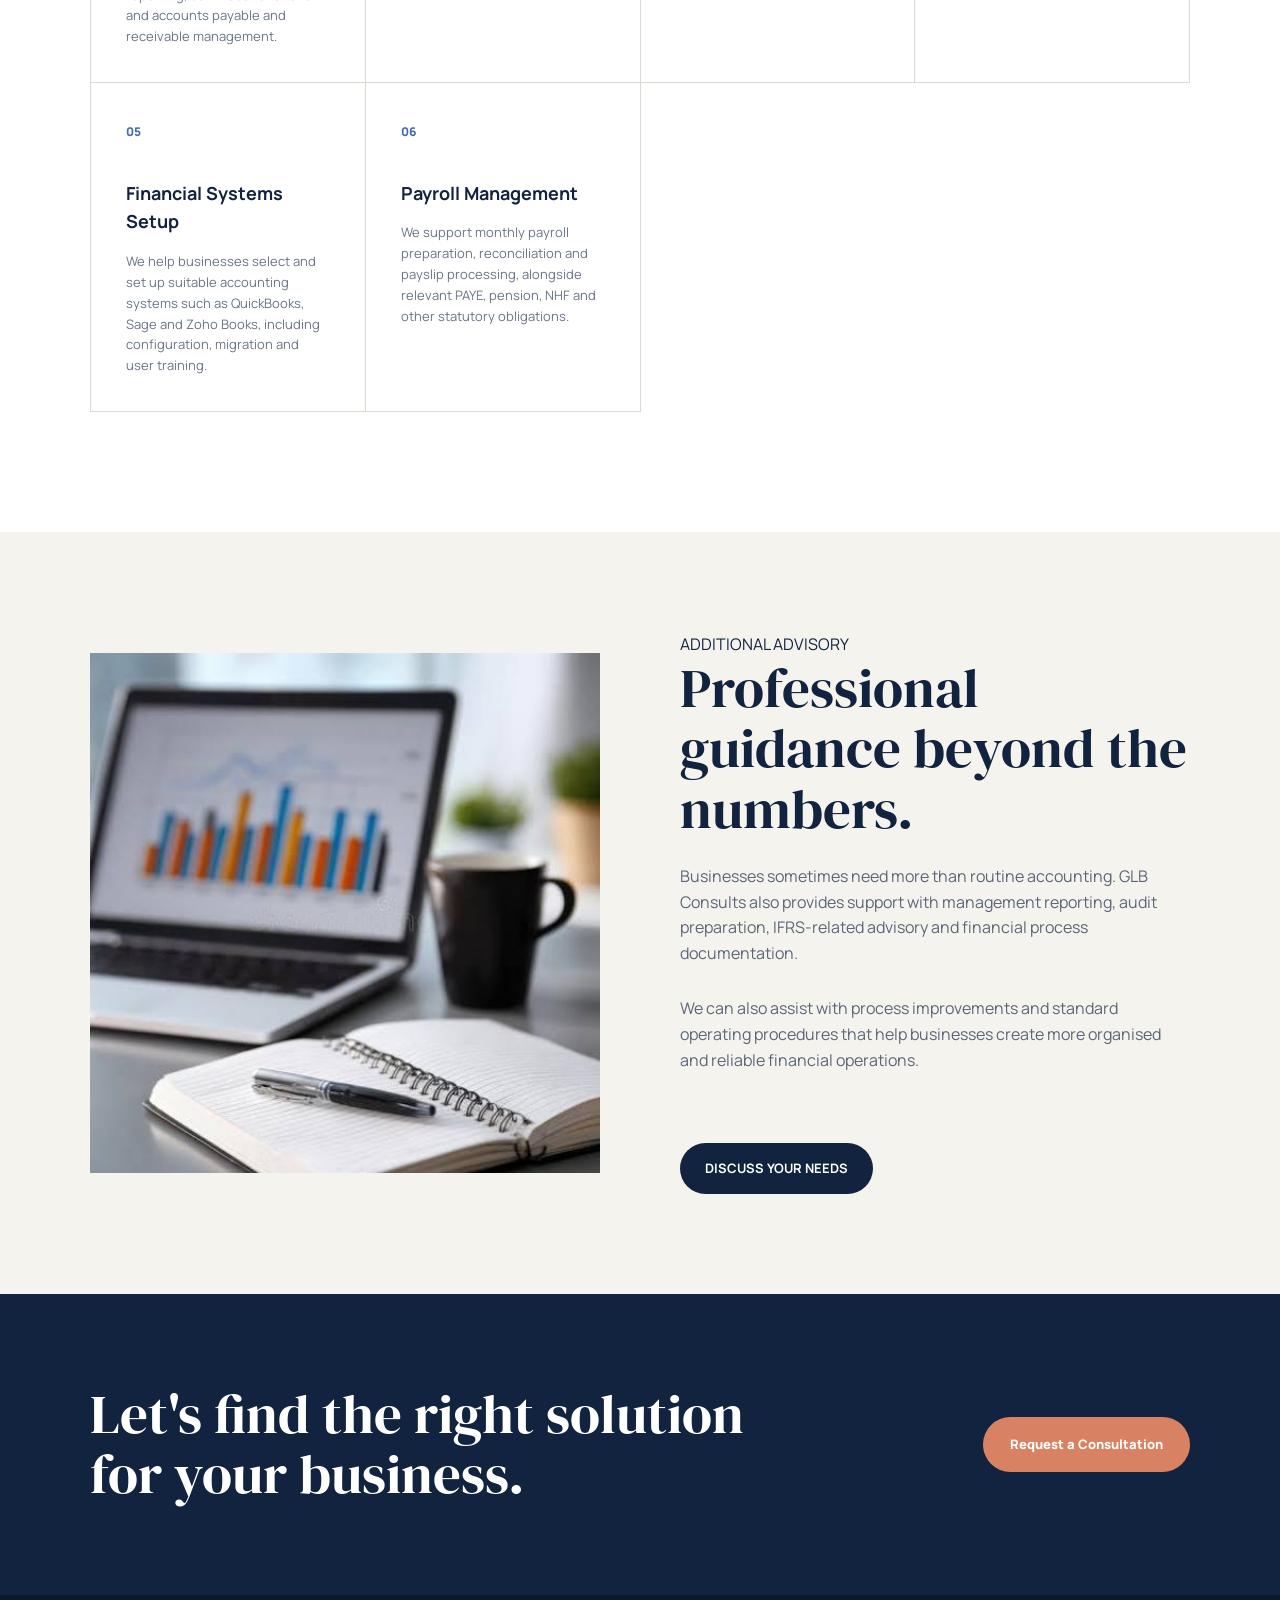
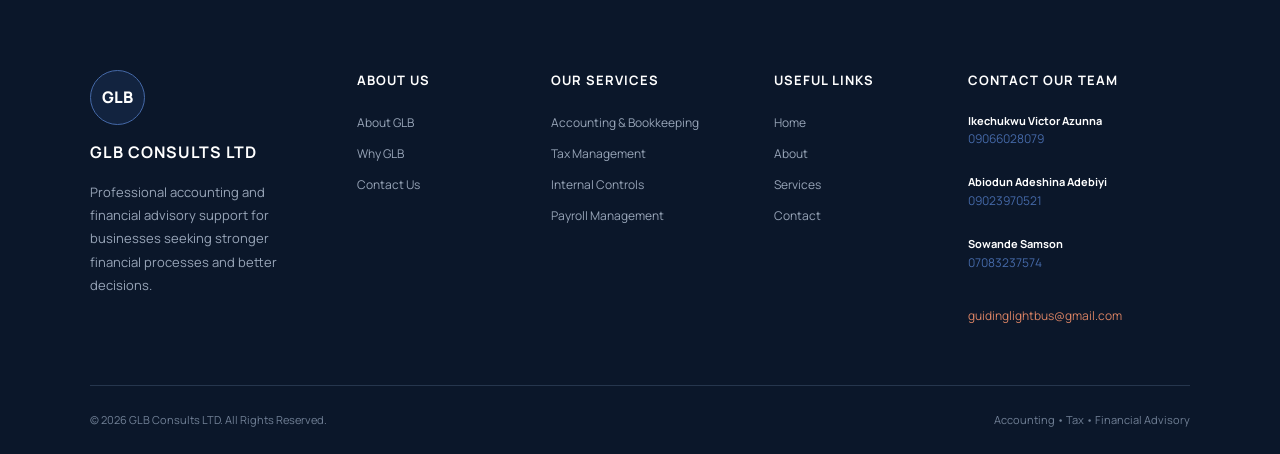
<file: services.html>
<!DOCTYPE html>
<html lang="en">

<head>
    <meta charset="UTF-8">
    <meta name="viewport" content="width=device-width, initial-scale=1.0">

    <title>Our Services | GLB Consults LTD</title>

    <link rel="stylesheet" href="style.css">
</head>

<body>


    <!-- =========================
         NAVIGATION
    ========================= -->

    <header class="navbar">

        <a href="index.html" class="logo">
            <span>GLB</span>
            <small>CONSULTS LTD</small>
        </a>


        <input type="checkbox" id="menu-toggle" class="menu-toggle">
        <label for="menu-toggle" class="hamburger">
            <span class="open-icon">&#9776;</span>
            <span class="close-icon">&times;</span>
        </label>

        <nav>

            <a href="index.html">Home</a>

            <a href="about.html">About</a>

            <a href="services.html" class="active">Services</a>

            <a href="why-glb.html">Why GLB</a>

            <a href="contact.html">Contact</a>

        </nav>


        <a href="contact.html" class="nav-button">
            Let's Talk
        </a>

    </header>



    <!-- =========================
         SERVICES HERO
    ========================= -->
<section class="hero">

    <img src="service image..jpg"
         alt="GLB Consults financial advisory"
         class="hero-background">

    <div class="hero-overlay"></div>

    <div class="hero-content">

        <p class="eyebrow">
            OUR SERVICES
        </p>

        <h1>
                 Financial solutions
                <span>designed around your business.</span>
            </h1>

        <div class="hero-buttons">

            <a href="contact.html" class="primary-button">
                Request a Consultation
            </a>

            <a href="about.html" class="secondary-button">
                About GLB
            </a>

        </div>

    </div>

</section>
    
    <!-- =========================
         SERVICE INTRO
    ========================= -->

    <section class="intro-section">

        <div class="intro-title">

            <p class="section-label">
                WHAT WE DO
            </p>

            <h2>
                Practical financial support
                from records to strategy.
            </h2>

        </div>


        <div class="intro-content">

            <p>
                Strong financial management starts with accurate
                records, effective processes and a clear understanding
                of your business position.
            </p>

            <p>
                GLB Consults provides a range of accounting, tax,
                payroll, inventory and financial advisory services
                designed to help businesses operate more efficiently.
            </p>

        </div>

    </section>



    <!-- =========================
         SERVICES
    ========================= -->

    <section class="why-section">

        <div class="why-heading">

            <p class="section-label">
                OUR CORE SERVICES
            </p>

            <h2>
                Everything you need to
                strengthen your finances.
            </h2>

        </div>


        <div class="why-grid">


            <!-- SERVICE 1 -->

            <div class="why-card">

                <span>01</span>

                <h3>
                    Accounting & Bookkeeping
                </h3>

                <p>
                    We help businesses maintain accurate and
                    well-organised financial records through
                    transaction recording, financial reporting,
                    bank reconciliations and accounts payable
                    and receivable management.
                </p>

            </div>



            <!-- SERVICE 2 -->

            <div class="why-card">

                <span>02</span>

                <h3>
                    Tax Management
                </h3>

                <p>
                    We provide support with tax registration,
                    advisory and statutory obligations including
                    VAT, CIT, PAYE and WHT, helping businesses
                    stay organised and compliant.
                </p>

            </div>



            <!-- SERVICE 3 -->

            <div class="why-card">

                <span>03</span>

                <h3>
                    Inventory Count
                </h3>

                <p>
                    We support periodic physical stock counts,
                    inventory valuation and reconciliation while
                    identifying opportunities to improve stock
                    control and management.
                </p>

            </div>



            <!-- SERVICE 4 -->

            <div class="why-card">

                <span>04</span>

                <h3>
                    Internal Controls
                </h3>

                <p>
                    We review existing controls, identify gaps
                    and risks, and recommend practical improvements
                    that can strengthen financial and operational
                    processes.
                </p>

            </div>



            <!-- SERVICE 5 -->

            <div class="why-card">

                <span>05</span>

                <h3>
                    Financial Systems Setup
                </h3>

                <p>
                    We help businesses select and set up suitable
                    accounting systems such as QuickBooks, Sage
                    and Zoho Books, including configuration,
                    migration and user training.
                </p>

            </div>



            <!-- SERVICE 6 -->

            <div class="why-card">

                <span>06</span>

                <h3>
                    Payroll Management
                </h3>

                <p>
                    We support monthly payroll preparation,
                    reconciliation and payslip processing,
                    alongside relevant PAYE, pension, NHF
                    and other statutory obligations.
                </p>

            </div>

        </div>

    </section>



    <!-- =========================
         ADDITIONAL ADVISORY
    ========================= -->

    <section class="feature-section">

        <div class="feature-image">

            <img src="audit image.jpg"
                 alt="Financial advisory consultation">

        </div>


        <div class="feature-content">

            <p class="section-label">
                ADDITIONAL ADVISORY
            </p>

            <h2>
                Professional guidance beyond the numbers.
            </h2>

            <p>
                Businesses sometimes need more than routine
                accounting. GLB Consults also provides support
                with management reporting, audit preparation,
                IFRS-related advisory and financial process
                documentation.
            </p>

            <p>
                We can also assist with process improvements
                and standard operating procedures that help
                businesses create more organised and reliable
                financial operations.
            </p>

            <a href="contact.html" class="dark-link">
                DISCUSS YOUR NEEDS
            </a>

        </div>

    </section>



    <!-- =========================
         CTA
    ========================= -->

    <section class="cta">

        <h2>
            Let's find the right solution for your business.
        </h2>

        <a href="contact.html" class="cta-button">
            Request a Consultation
        </a>

    </section>



    <!-- =========================
         FOOTER
    ========================= -->

    <footer>

        <div class="footer-top">


            <!-- COMPANY -->

            <div class="footer-company">

                <div class="footer-logo">
                    GLB
                </div>

                <h3>
                    GLB CONSULTS LTD
                </h3>

                <p>
                    Professional accounting and financial advisory
                    support for businesses seeking stronger financial
                    processes and better decisions.
                </p>

            </div>



            <!-- ABOUT -->

            <div class="footer-column">

                <h4>
                    ABOUT US
                </h4>

                <a href="about.html">
                    About GLB
                </a>

                <a href="why-glb.html">
                    Why GLB
                </a>

                <a href="contact.html">
                    Contact Us
                </a>

            </div>



            <!-- SERVICES -->

            <div class="footer-column">

                <h4>
                    OUR SERVICES
                </h4>

                <a href="services.html">
                    Accounting & Bookkeeping
                </a>

                <a href="services.html">
                    Tax Management
                </a>

                <a href="services.html">
                    Internal Controls
                </a>

                <a href="services.html">
                    Payroll Management
                </a>

            </div>



            <!-- USEFUL LINKS -->

            <div class="footer-column">

                <h4>
                    USEFUL LINKS
                </h4>

                <a href="index.html">
                    Home
                </a>

                <a href="about.html">
                    About
                </a>

                <a href="services.html">
                    Services
                </a>

                <a href="contact.html">
                    Contact
                </a>

            </div>



            <!-- CONTACT -->

            <div class="footer-column contact-column">

                <h4>
                    CONTACT OUR TEAM
                </h4>


                <div class="team-contact">

                    <strong>
                        Ikechukwu Victor Azunna
                    </strong>

                    <a href="tel:09066028079">
                        09066028079
                    </a>

                </div>


                <div class="team-contact">

                    <strong>
                        Abiodun Adeshina Adebiyi
                    </strong>

                    <a href="tel:09023970521">
                        09023970521
                    </a>

                </div>


                <div class="team-contact">

                    <strong>
                        Sowande Samson
                    </strong>

                    <a href="tel:07083237574">
                        07083237574
                    </a>

                </div>


                <a href="mailto:guidinglightbus@gmail.com"
                   class="company-email">
                    guidinglightbus@gmail.com
                </a>

            </div>

        </div>



        <!-- FOOTER BOTTOM -->

        <div class="footer-bottom">

            <span>
                © 2026 GLB Consults LTD. All Rights Reserved.
            </span>

            <span>
                Accounting • Tax • Financial Advisory
            </span>

        </div>

    </footer>


</body>

</html>
</file>
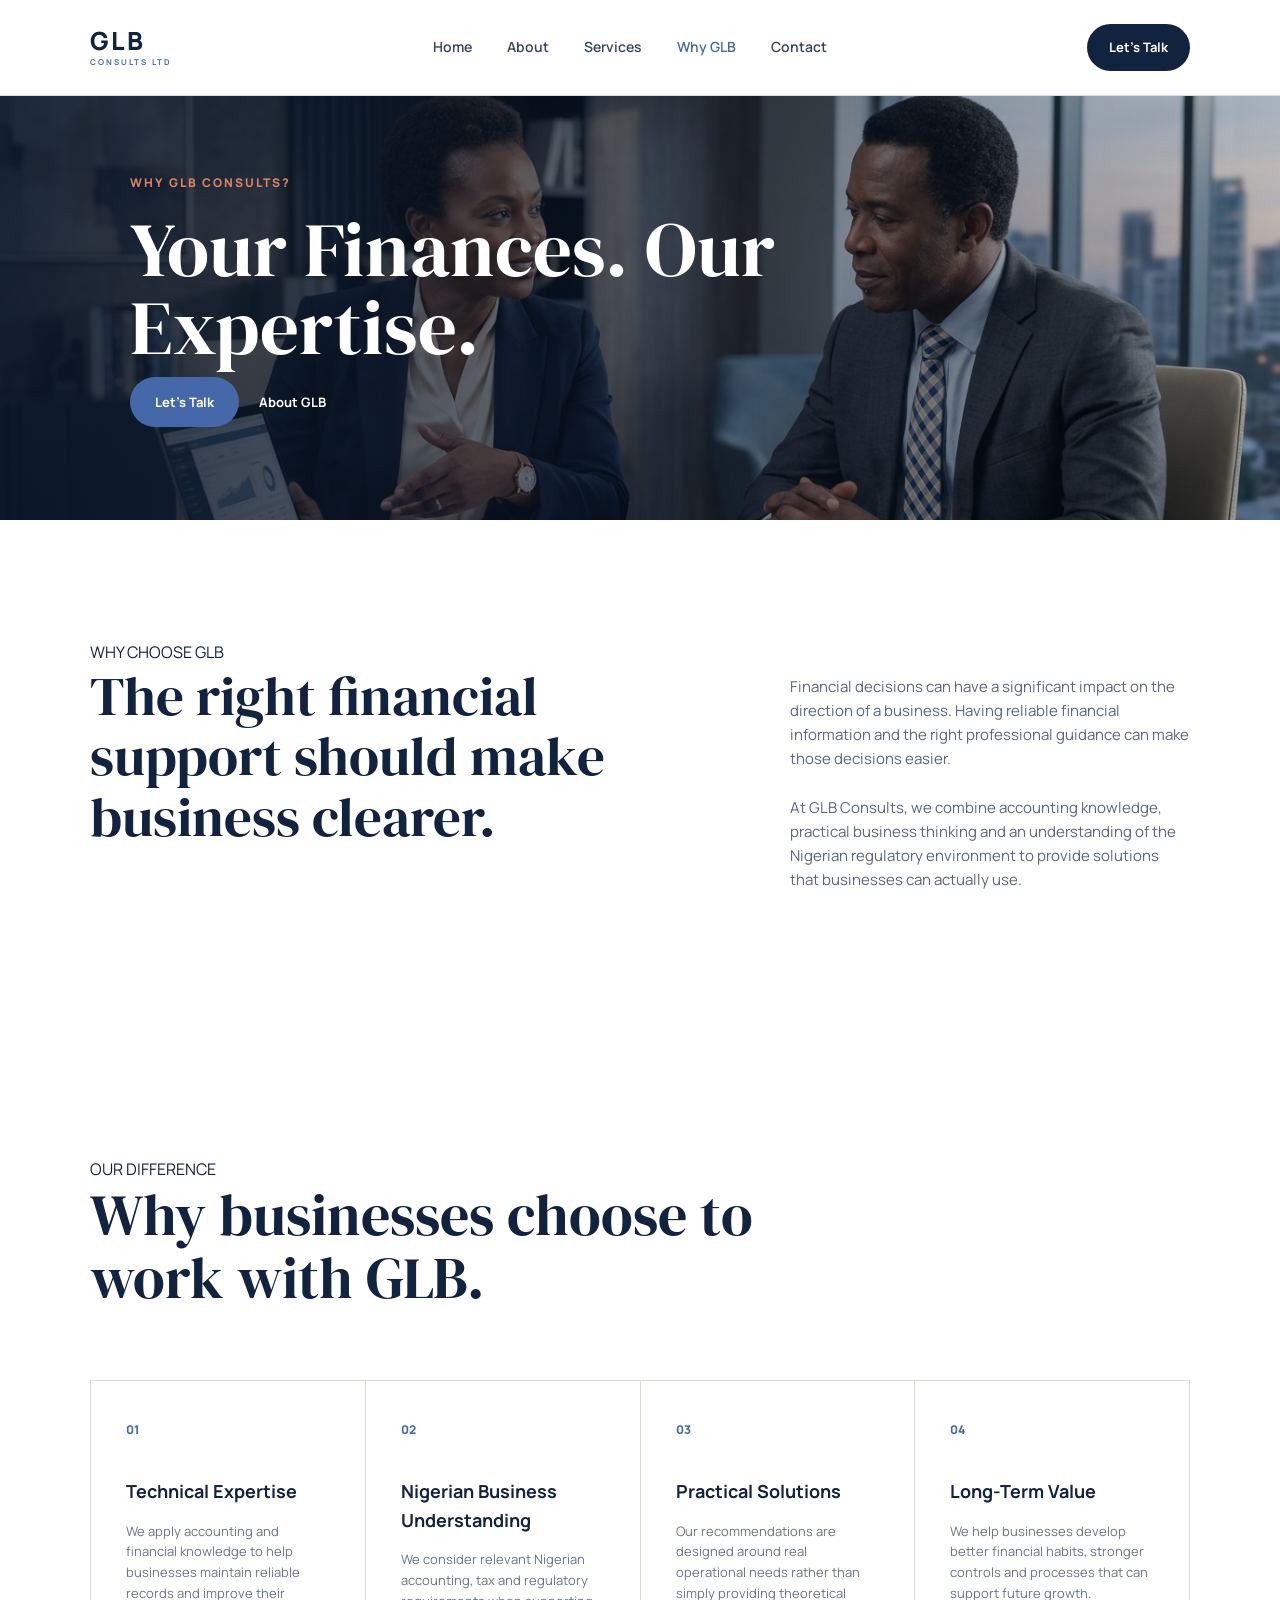
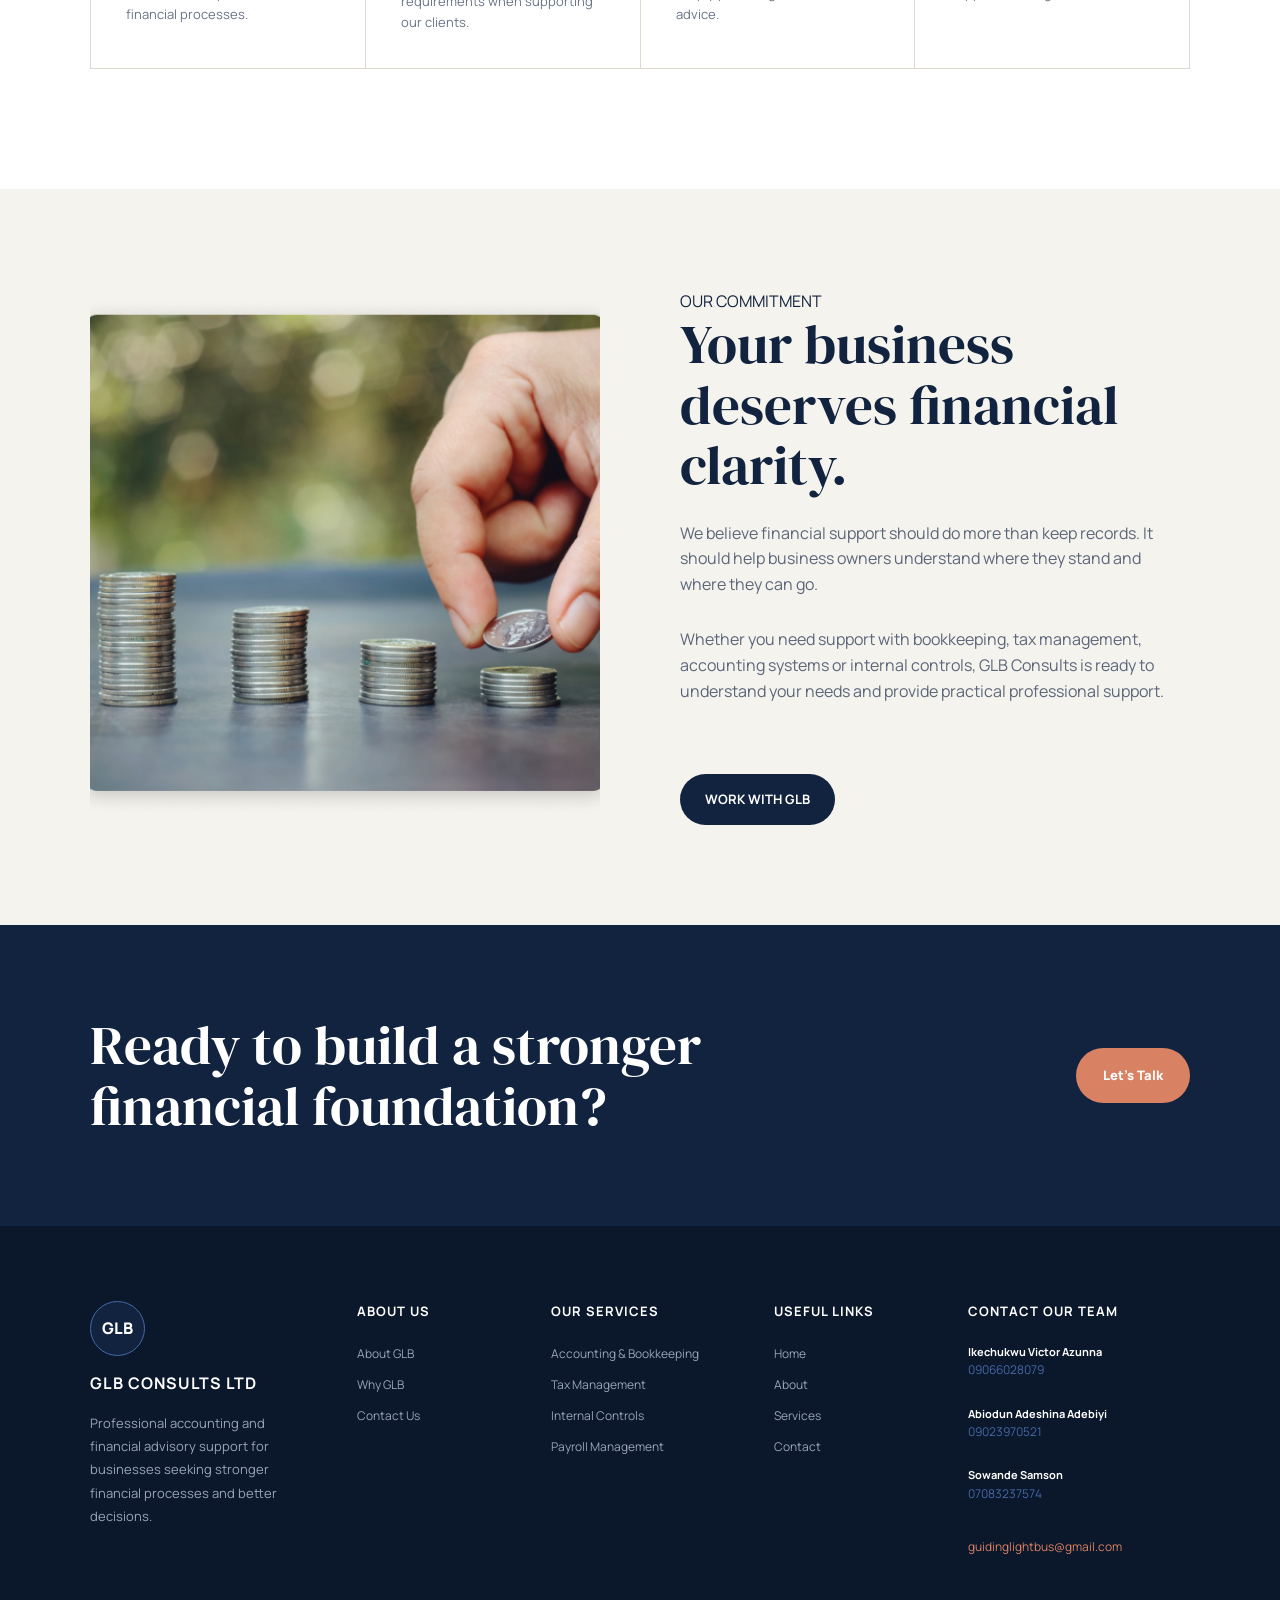
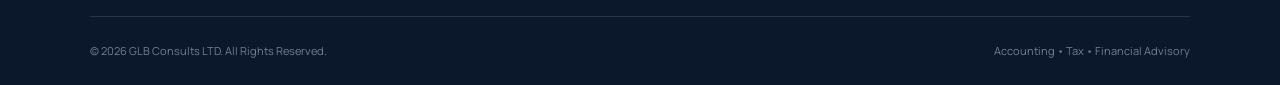
<file: why-glb.html>
<!DOCTYPE html>
<html lang="en">

<head>
    <meta charset="UTF-8">
    <meta name="viewport" content="width=device-width, initial-scale=1.0">

    <title>Why GLB | GLB Consults LTD</title>

    <link rel="stylesheet" href="style.css">
</head>

<body>


    <!-- =========================
         NAVIGATION
    ========================= -->

    <header class="navbar">

        <a href="index.html" class="logo">
            <span>GLB</span>
            <small>CONSULTS LTD</small>
        </a>


        <input type="checkbox" id="menu-toggle" class="menu-toggle">
        <label for="menu-toggle" class="hamburger">
            <span class="open-icon">&#9776;</span>
            <span class="close-icon">&times;</span>
        </label>

        <nav>

            <a href="index.html">Home</a>

            <a href="about.html">About</a>

            <a href="services.html">Services</a>

            <a href="why-glb.html" class="active">Why GLB</a>

            <a href="contact.html">Contact</a>

        </nav>


        <a href="contact.html" class="nav-button">
            Let's Talk
        </a>

    </header>



    <!-- =========================
         WHY GLB HERO
    ========================= -->

    <section class="hero">

    <img src="why-glb image.jpg"
         alt="GLB Consults financial advisory"
         class="hero-background">

    <div class="hero-overlay"></div>

    <div class="hero-content">

        <p class="eyebrow">
                WHY GLB CONSULTS?
            </p>

            <h1>
                 Your Finances.
                <span>Our Expertise.</span>
            </h1>

        <div class="hero-buttons">

            <a href="contact.html" class="primary-button">
                Let's Talk
            </a>

            <a href="about.html" class="secondary-button">
                About GLB
            </a>

        </div>

    </div>

</section>

    <!-- =========================
         WHY CHOOSE GLB
    ========================= -->

    <section class="intro-section">

        <div class="intro-title">

            <p class="section-label">
                WHY CHOOSE GLB
            </p>

            <h2>
                The right financial support
                should make business clearer.
            </h2>

        </div>


        <div class="intro-content">

            <p>
                Financial decisions can have a significant impact on
                the direction of a business. Having reliable financial
                information and the right professional guidance can
                make those decisions easier.
            </p>

            <p>
                At GLB Consults, we combine accounting knowledge,
                practical business thinking and an understanding of
                the Nigerian regulatory environment to provide
                solutions that businesses can actually use.
            </p>

        </div>

    </section>



    <!-- =========================
         OUR DIFFERENCE
    ========================= -->

    <section class="why-section">

        <div class="why-heading">

            <p class="section-label">
                OUR DIFFERENCE
            </p>

            <h2>
                Why businesses choose
                to work with GLB.
            </h2>

        </div>


        <div class="why-grid">


            <!-- CARD 1 -->

            <div class="why-card">

                <span>01</span>

                <h3>
                    Technical Expertise
                </h3>

                <p>
                    We apply accounting and financial knowledge to
                    help businesses maintain reliable records and
                    improve their financial processes.
                </p>

            </div>



            <!-- CARD 2 -->

            <div class="why-card">

                <span>02</span>

                <h3>
                    Nigerian Business Understanding
                </h3>

                <p>
                    We consider relevant Nigerian accounting, tax
                    and regulatory requirements when supporting
                    our clients.
                </p>

            </div>



            <!-- CARD 3 -->

            <div class="why-card">

                <span>03</span>

                <h3>
                    Practical Solutions
                </h3>

                <p>
                    Our recommendations are designed around real
                    operational needs rather than simply providing
                    theoretical advice.
                </p>

            </div>



            <!-- CARD 4 -->

            <div class="why-card">

                <span>04</span>

                <h3>
                    Long-Term Value
                </h3>

                <p>
                    We help businesses develop better financial
                    habits, stronger controls and processes that
                    can support future growth.
                </p>

            </div>

        </div>

    </section>



    <!-- =========================
         OUR COMMITMENT
    ========================= -->

    <section class="feature-section">

        <div class="feature-image">

            <img src="financial clarity image.png"
                 alt="Professional business consultation">

        </div>


        <div class="feature-content">

            <p class="section-label">
                OUR COMMITMENT
            </p>

            <h2>
                Your business deserves
                financial clarity.
            </h2>

            <p>
                We believe financial support should do more than
                keep records. It should help business owners
                understand where they stand and where they can go.
            </p>

            <p>
                Whether you need support with bookkeeping, tax
                management, accounting systems or internal controls,
                GLB Consults is ready to understand your needs and
                provide practical professional support.
            </p>

            <a href="contact.html" class="dark-link">
                WORK WITH GLB
            </a>

        </div>

    </section>



    <!-- =========================
         CTA
    ========================= -->

    <section class="cta">

        <h2>
            Ready to build a stronger financial foundation?
        </h2>

        <a href="contact.html" class="cta-button">
            Let's Talk
        </a>

    </section>



    <!-- =========================
         FOOTER
    ========================= -->

    <footer>

        <div class="footer-top">


            <div class="footer-company">

                <div class="footer-logo">
                    GLB
                </div>

                <h3>
                    GLB CONSULTS LTD
                </h3>

                <p>
                    Professional accounting and financial advisory
                    support for businesses seeking stronger financial
                    processes and better decisions.
                </p>

            </div>



            <div class="footer-column">

                <h4>
                    ABOUT US
                </h4>

                <a href="about.html">
                    About GLB
                </a>

                <a href="why-glb.html">
                    Why GLB
                </a>

                <a href="contact.html">
                    Contact Us
                </a>

            </div>



            <div class="footer-column">

                <h4>
                    OUR SERVICES
                </h4>

                <a href="services.html">
                    Accounting & Bookkeeping
                </a>

                <a href="services.html">
                    Tax Management
                </a>

                <a href="services.html">
                    Internal Controls
                </a>

                <a href="services.html">
                    Payroll Management
                </a>

            </div>



            <div class="footer-column">

                <h4>
                    USEFUL LINKS
                </h4>

                <a href="index.html">
                    Home
                </a>

                <a href="about.html">
                    About
                </a>

                <a href="services.html">
                    Services
                </a>

                <a href="contact.html">
                    Contact
                </a>

            </div>



            <div class="footer-column contact-column">

                <h4>
                    CONTACT OUR TEAM
                </h4>


                <div class="team-contact">

                    <strong>
                        Ikechukwu Victor Azunna
                    </strong>

                    <a href="tel:09066028079">
                        09066028079
                    </a>

                </div>


                <div class="team-contact">

                    <strong>
                        Abiodun Adeshina Adebiyi
                    </strong>

                    <a href="tel:09023970521">
                        09023970521
                    </a>

                </div>


                <div class="team-contact">

                    <strong>
                        Sowande Samson
                    </strong>

                    <a href="tel:07083237574">
                        07083237574
                    </a>

                </div>


                <a href="mailto:guidinglightbus@gmail.com"
                   class="company-email">
                    guidinglightbus@gmail.com
                </a>

            </div>

        </div>



        <div class="footer-bottom">

            <span>
                © 2026 GLB Consults LTD. All Rights Reserved.
            </span>

            <span>
                Accounting • Tax • Financial Advisory
            </span>

        </div>

    </footer>


</body>

</html>
</file>
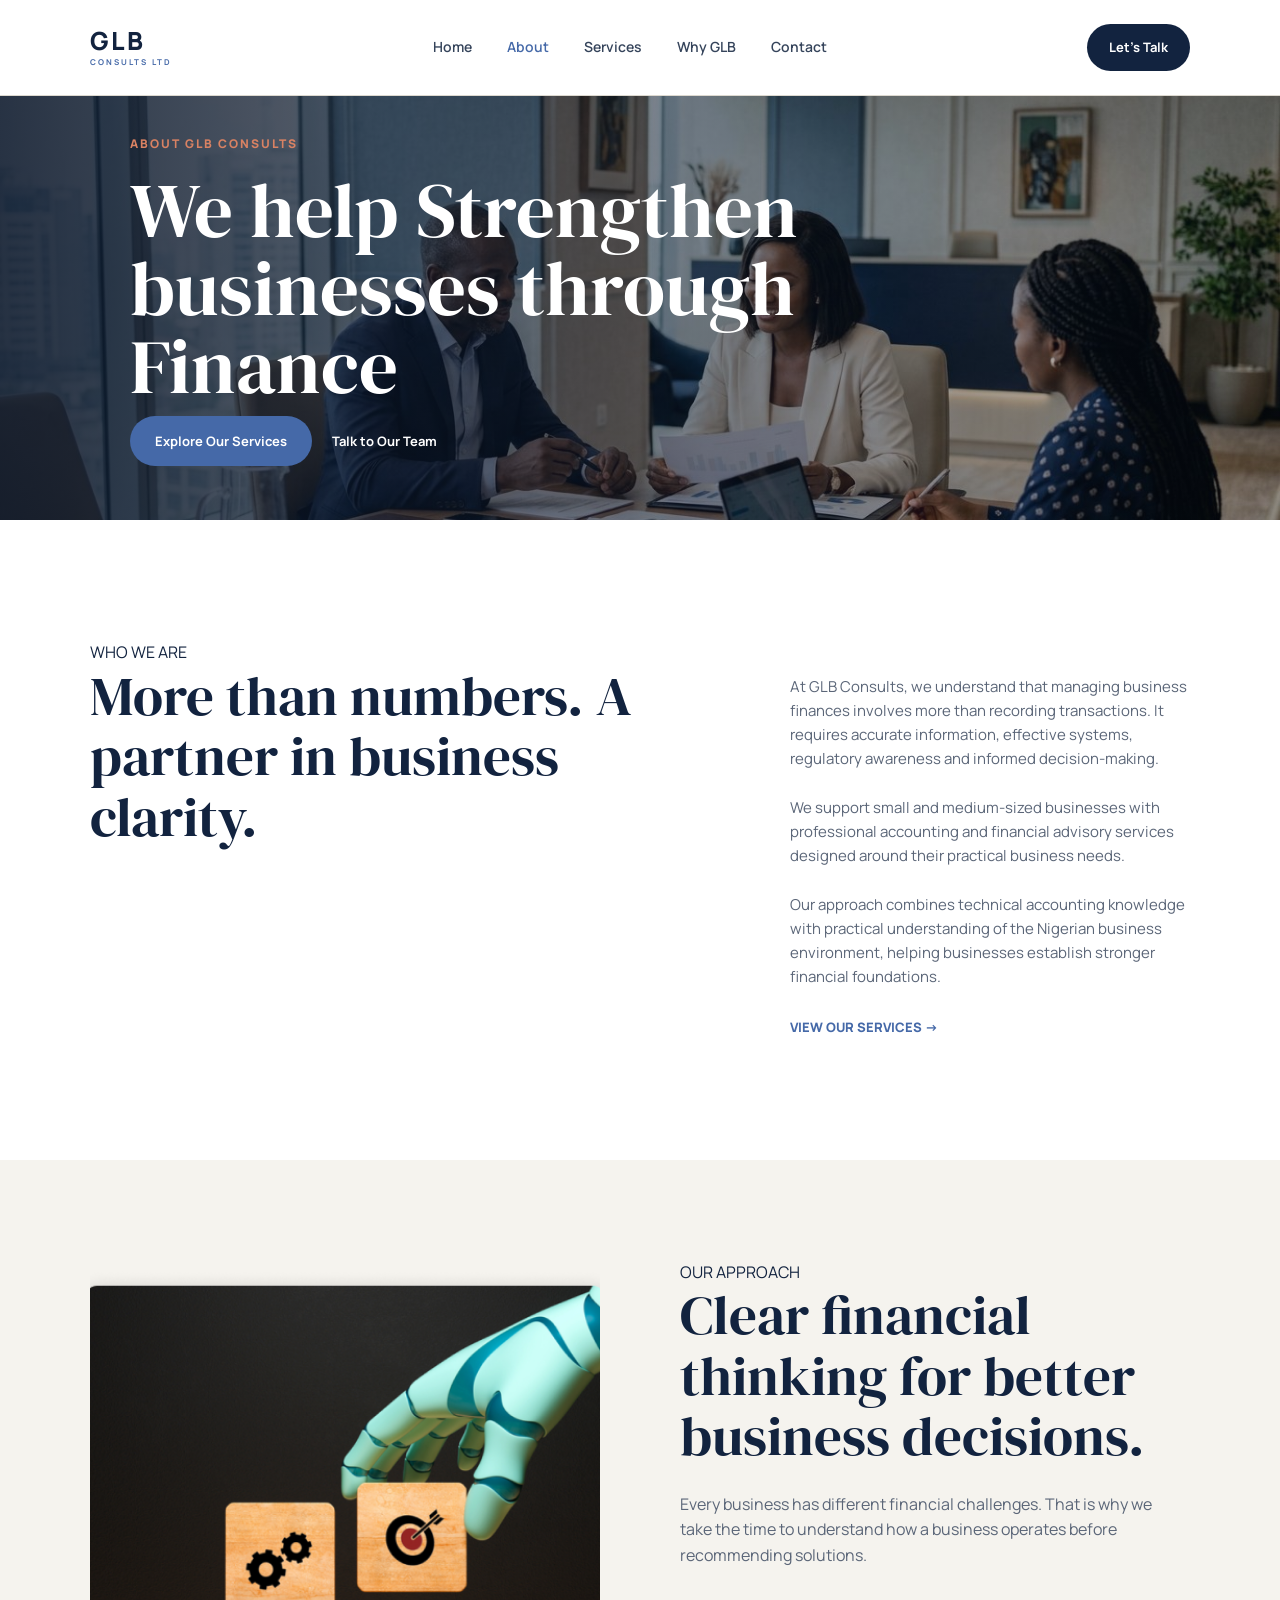
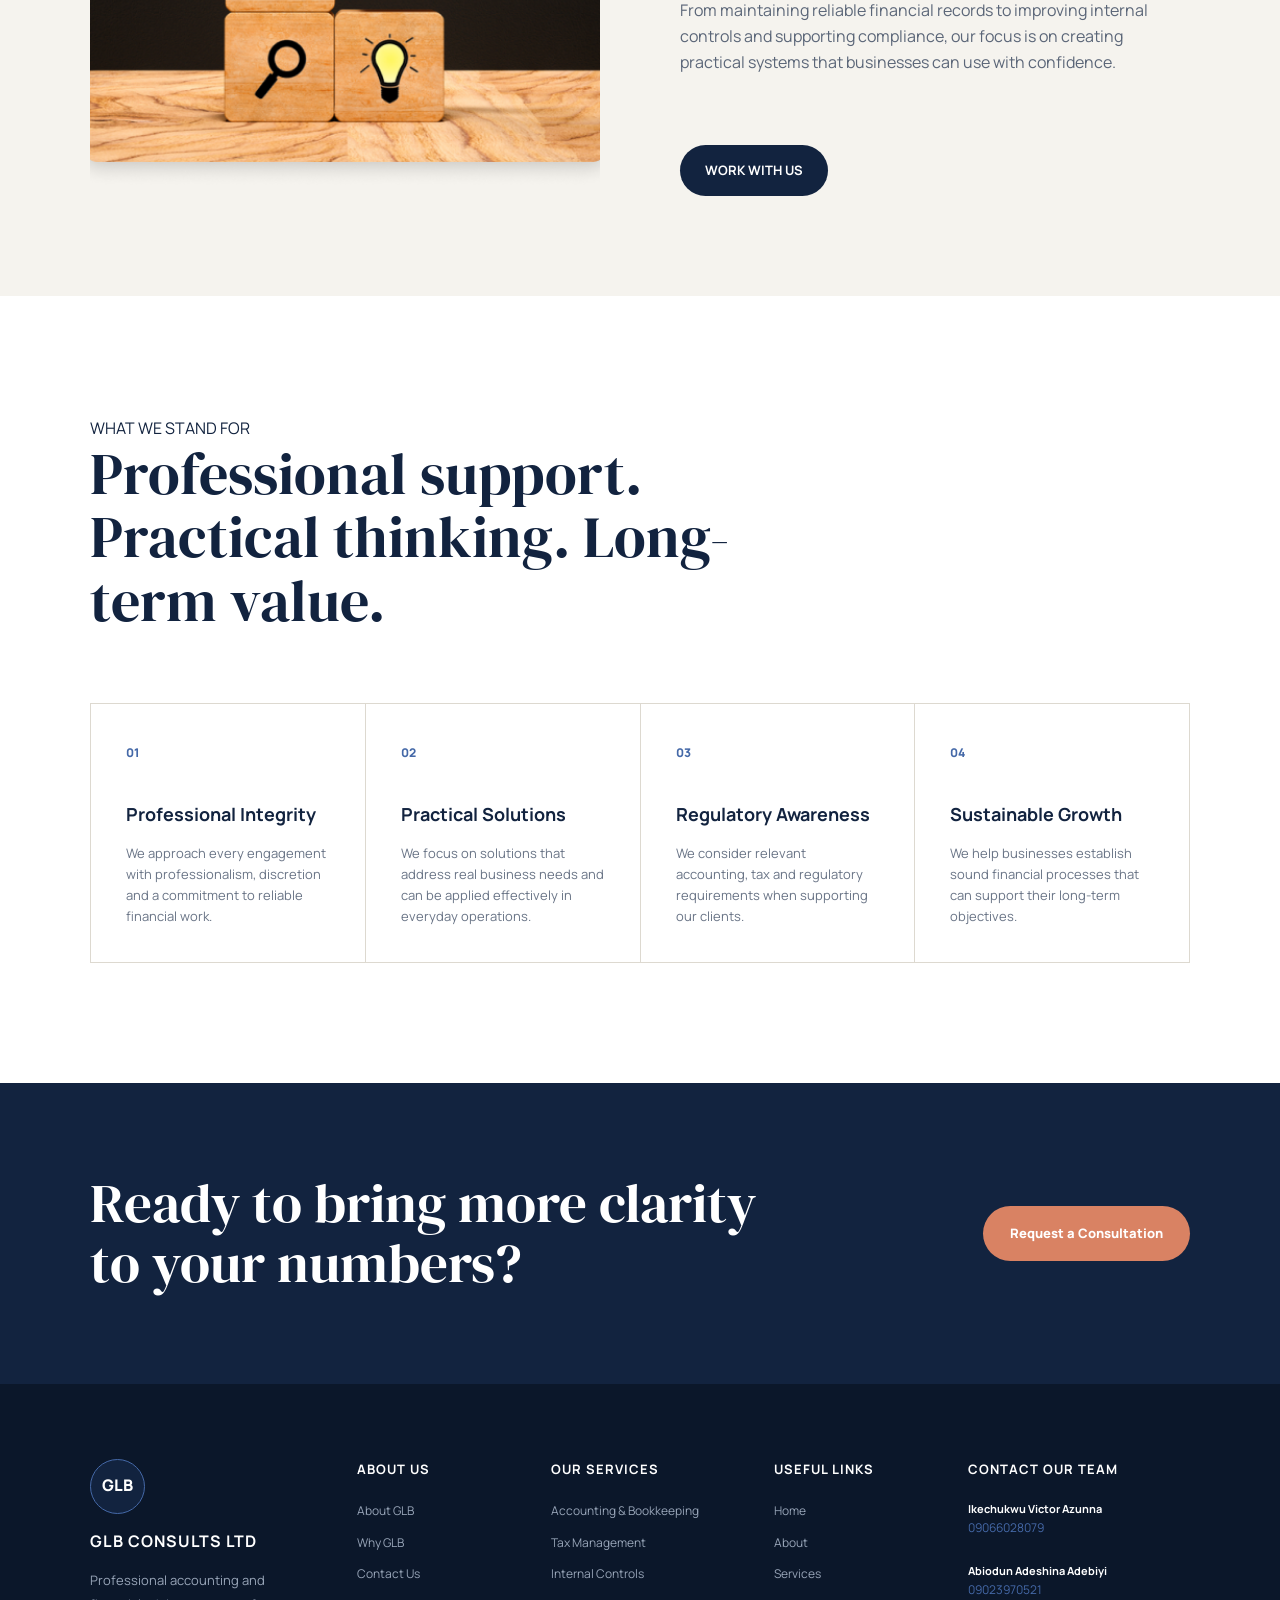
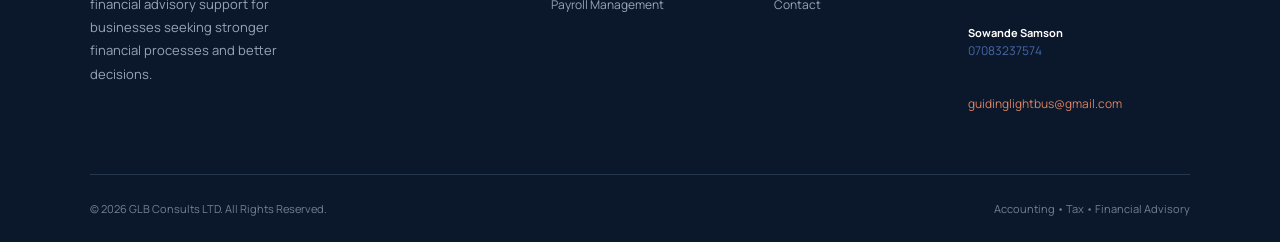
<file: New folder/about.html>
<!DOCTYPE html>
<html lang="en">

<head>
    <meta charset="UTF-8">
    <meta name="viewport" content="width=device-width, initial-scale=1.0">

    <title>About Us | GLB Consults LTD</title>

    <link rel="stylesheet" href="style.css">
</head>

<body>


    <!-- =========================
         NAVIGATION
    ========================= -->

    <header class="navbar">

        <a href="index.html" class="logo">
            <span>GLB</span>
            <small>CONSULTS LTD</small>
        </a>


        <nav>

            <a href="index.html">Home</a>

            <a href="about.html" class="active">About</a>

            <a href="services.html">Services</a>

            <a href="why-glb.html">Why GLB</a>

            <a href="contact.html">Contact</a>

        </nav>


        <a href="contact.html" class="nav-button">
            Let's Talk
        </a>

    </header>



    <!-- =========================
         ABOUT HERO
    ========================= -->
<section class="hero">

    <img src="about image.jpg"
         alt="GLB Consults financial advisory"
         class="hero-background">

    <div class="hero-overlay"></div>

    <div class="hero-content">

        <p class="eyebrow">
            ABOUT GLB CONSULTS
        </p>

        <h1>
            We help Strengthen 
            <span>businesses through Finance</span>
        </h1>

        <div class="hero-buttons">

            <a href="services.html" class="primary-button">
                Explore Our Services
            </a>

            <a href="contact.html" class="secondary-button">
                Talk to Our Team
            </a>

        </div>

    </div>

</section>
    
    <!-- =========================
         WHO WE ARE
    ========================= -->

    <section class="intro-section">

        <div class="intro-title">

            <p class="section-label">
                WHO WE ARE
            </p>

            <h2>
                More than numbers.
                A partner in business clarity.
            </h2>

        </div>


        <div class="intro-content">

            <p>
                At GLB Consults, we understand that managing business
                finances involves more than recording transactions.
                It requires accurate information, effective systems,
                regulatory awareness and informed decision-making.
            </p>

            <p>
                We support small and medium-sized businesses with
                professional accounting and financial advisory services
                designed around their practical business needs.
            </p>

            <p>
                Our approach combines technical accounting knowledge
                with practical understanding of the Nigerian business
                environment, helping businesses establish stronger
                financial foundations.
            </p>

            <a href="services.html" class="text-link">
                VIEW OUR SERVICES →
            </a>

        </div>

    </section>



    <!-- =========================
         OUR APPROACH
    ========================= -->

    <section class="feature-section">

        <div class="feature-image">

            <img src="clear thinking image.jpg" alt="Professional financial consultation">

        </div>


        <div class="feature-content">

            <p class="section-label">
                OUR APPROACH
            </p>

            <h2>
                Clear financial thinking for better business decisions.
            </h2>

            <p>
                Every business has different financial challenges.
                That is why we take the time to understand how a
                business operates before recommending solutions.
            </p>

            <p>
                From maintaining reliable financial records to
                improving internal controls and supporting compliance,
                our focus is on creating practical systems that
                businesses can use with confidence.
            </p>

            <a href="contact.html" class="dark-link">
                WORK WITH US
            </a>

        </div>

    </section>



    <!-- =========================
         WHAT WE STAND FOR
    ========================= -->

    <section class="why-section">

        <div class="why-heading">

            <p class="section-label">
                WHAT WE STAND FOR
            </p>

            <h2>
                Professional support.
                Practical thinking.
                Long-term value.
            </h2>

        </div>


        <div class="why-grid">


            <!-- CARD 1 -->

            <div class="why-card">

                <span>01</span>

                <h3>
                    Professional Integrity
                </h3>

                <p>
                    We approach every engagement with professionalism,
                    discretion and a commitment to reliable financial work.
                </p>

            </div>



            <!-- CARD 2 -->

            <div class="why-card">

                <span>02</span>

                <h3>
                    Practical Solutions
                </h3>

                <p>
                    We focus on solutions that address real business
                    needs and can be applied effectively in everyday
                    operations.
                </p>

            </div>



            <!-- CARD 3 -->

            <div class="why-card">

                <span>03</span>

                <h3>
                    Regulatory Awareness
                </h3>

                <p>
                    We consider relevant accounting, tax and regulatory
                    requirements when supporting our clients.
                </p>

            </div>



            <!-- CARD 4 -->

            <div class="why-card">

                <span>04</span>

                <h3>
                    Sustainable Growth
                </h3>

                <p>
                    We help businesses establish sound financial
                    processes that can support their long-term objectives.
                </p>

            </div>

        </div>

    </section>



    <!-- =========================
         CTA
    ========================= -->

    <section class="cta">

        <h2>
            Ready to bring more clarity to your numbers?
        </h2>

        <a href="contact.html" class="cta-button">
            Request a Consultation
        </a>

    </section>



    <!-- =========================
         FOOTER
    ========================= -->

    <footer>

        <div class="footer-top">


            <!-- COMPANY -->

            <div class="footer-company">

                <div class="footer-logo">
                    GLB
                </div>

                <h3>
                    GLB CONSULTS LTD
                </h3>

                <p>
                    Professional accounting and financial advisory
                    support for businesses seeking stronger financial
                    processes and better decisions.
                </p>

            </div>



            <!-- ABOUT -->

            <div class="footer-column">

                <h4>
                    ABOUT US
                </h4>

                <a href="about.html">
                    About GLB
                </a>

                <a href="why-glb.html">
                    Why GLB
                </a>

                <a href="contact.html">
                    Contact Us
                </a>

            </div>



            <!-- SERVICES -->

            <div class="footer-column">

                <h4>
                    OUR SERVICES
                </h4>

                <a href="services.html">
                    Accounting & Bookkeeping
                </a>

                <a href="services.html">
                    Tax Management
                </a>

                <a href="services.html">
                    Internal Controls
                </a>

                <a href="services.html">
                    Payroll Management
                </a>

            </div>



            <!-- USEFUL LINKS -->

            <div class="footer-column">

                <h4>
                    USEFUL LINKS
                </h4>

                <a href="index.html">
                    Home
                </a>

                <a href="about.html">
                    About
                </a>

                <a href="services.html">
                    Services
                </a>

                <a href="contact.html">
                    Contact
                </a>

            </div>



            <!-- CONTACT -->

            <div class="footer-column contact-column">

                <h4>
                    CONTACT OUR TEAM
                </h4>


                <div class="team-contact">

                    <strong>
                        Ikechukwu Victor Azunna
                    </strong>

                    <a href="tel:09066028079">
                        09066028079
                    </a>

                </div>


                <div class="team-contact">

                    <strong>
                        Abiodun Adeshina Adebiyi
                    </strong>

                    <a href="tel:09023970521">
                        09023970521
                    </a>

                </div>


                <div class="team-contact">

                    <strong>
                        Sowande Samson
                    </strong>

                    <a href="tel:07083237574">
                        07083237574
                    </a>

                </div>


                <a href="mailto:guidinglightbus@gmail.com"
                   class="company-email">
                    guidinglightbus@gmail.com
                </a>

            </div>

        </div>



        <!-- FOOTER BOTTOM -->

        <div class="footer-bottom">

            <span>
                © 2026 GLB Consults LTD. All Rights Reserved.
            </span>

            <span>
                Accounting • Tax • Financial Advisory
            </span>

        </div>

    </footer>


</body>

</html>
</file>
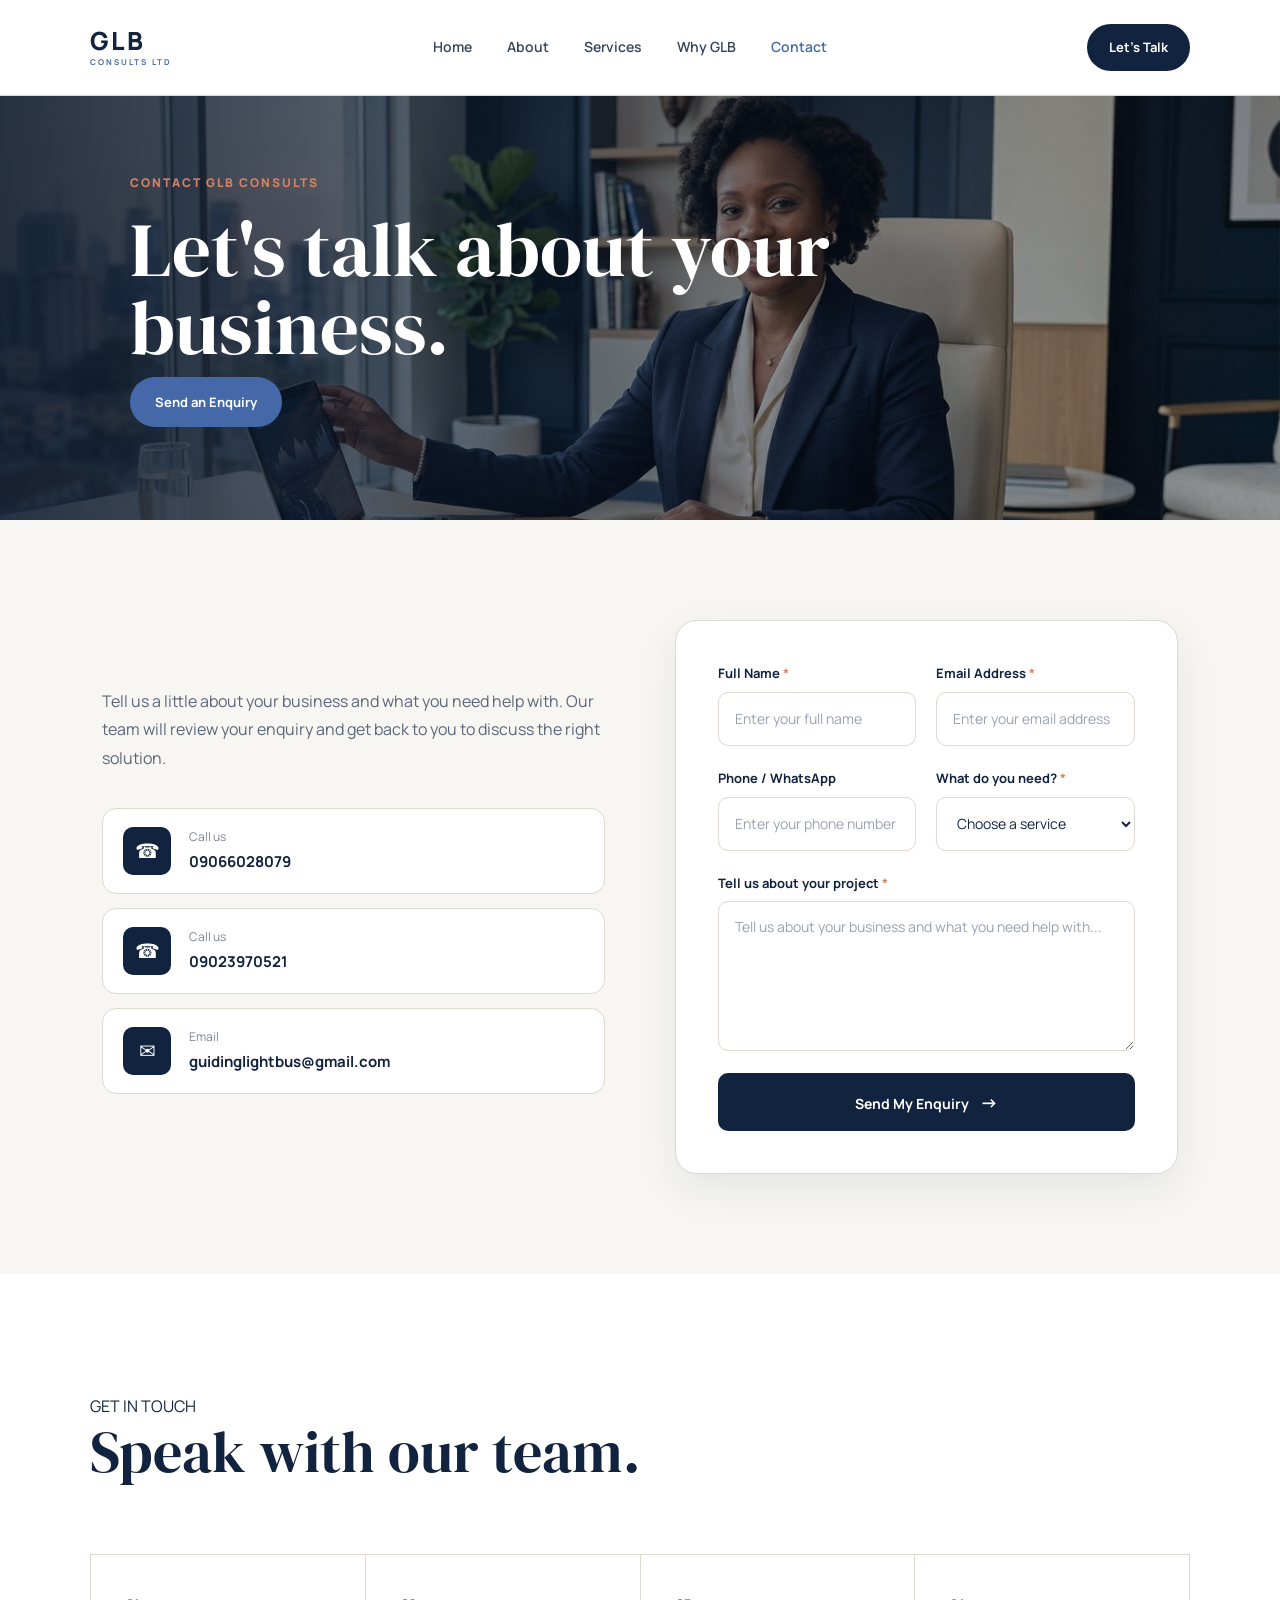
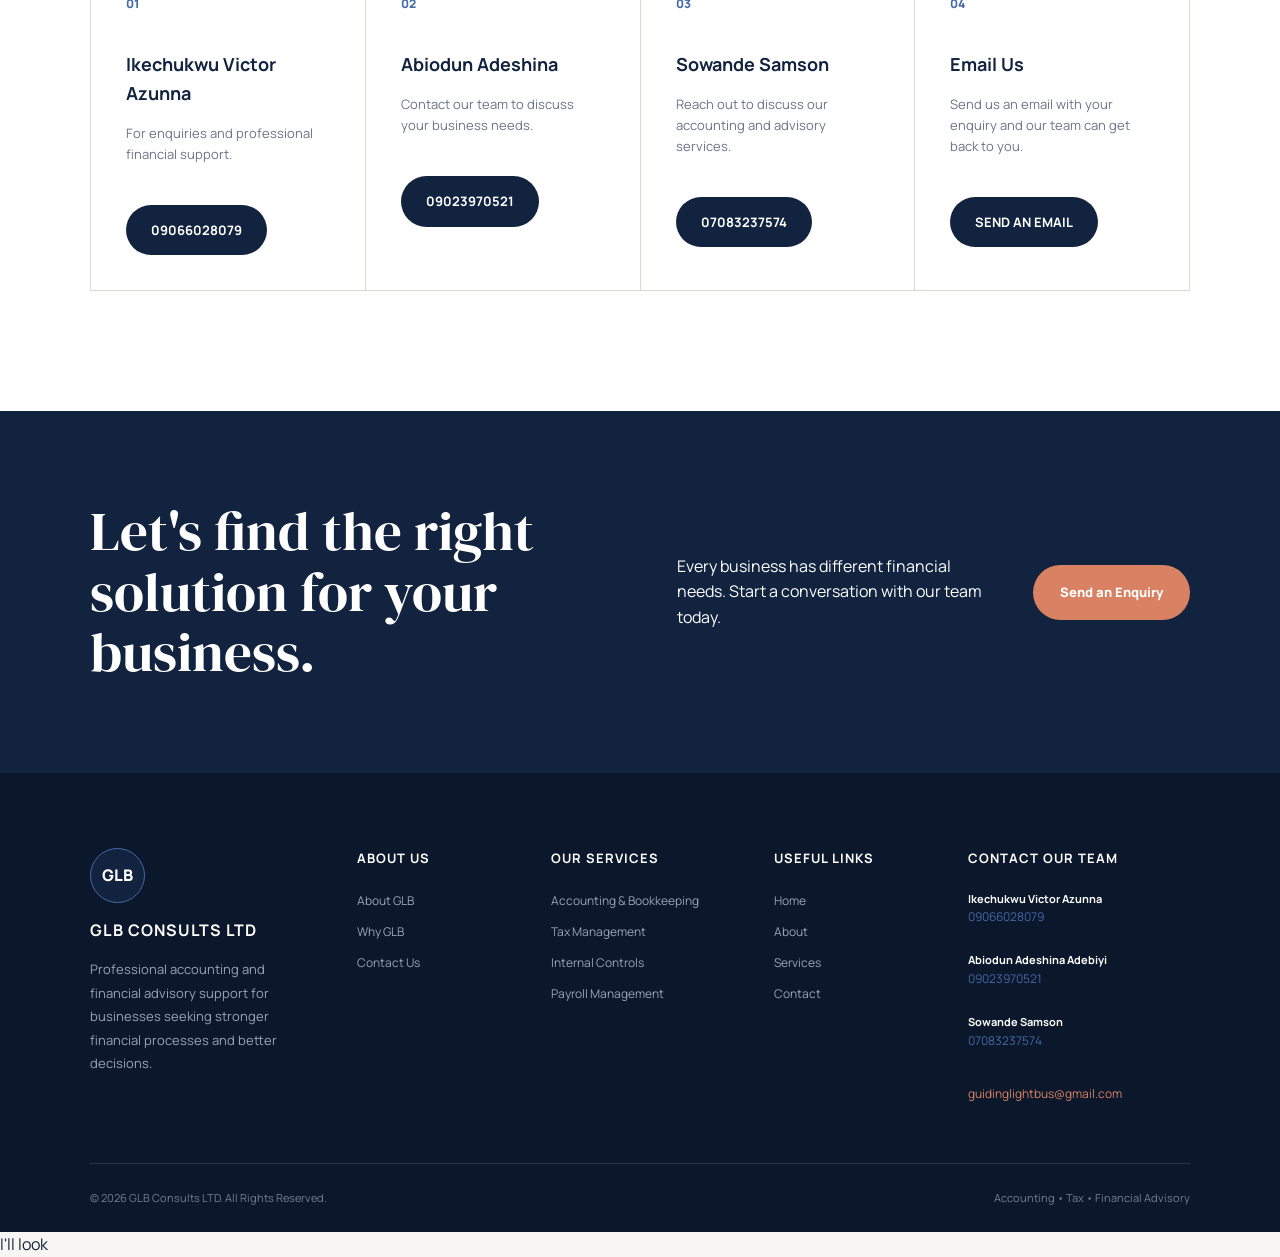
<file: New folder/contact.html>
<!DOCTYPE html>
<html lang="en">

<head>
    <meta charset="UTF-8">
    <meta name="viewport" content="width=device-width, initial-scale=1.0">

    <title>Contact Us | GLB Consults LTD</title>

    <link rel="stylesheet" href="style.css">
</head>

<body>


    <!-- =========================
         NAVIGATION
    ========================= -->

    <header class="navbar">

        <a href="index.html" class="logo">
            <span>GLB</span>
            <small>CONSULTS LTD</small>
        </a>


        <nav>

            <a href="index.html">Home</a>

            <a href="about.html">About</a>

            <a href="services.html">Services</a>

            <a href="why-glb.html">Why GLB</a>

            <a href="contact.html" class="active">Contact</a>

        </nav>


        <a href="contact.html" class="nav-button">
            Let's Talk
        </a>

    </header>



    <!-- =========================
         CONTACT HERO
    ========================= -->
<section class="hero">

    <img src="contact us image.jpg"
         alt="GLB Consults financial advisory"
         class="hero-background">

    <div class="hero-overlay"></div>

    <div class="hero-content">
<p class="eyebrow">
                CONTACT GLB CONSULTS
            </p>

            <h1>
                Let's talk about
                <span>your business.</span>
            </h1>

        <div class="hero-buttons">

            <a href="#contact-form" class="primary-button">
                    Send an Enquiry
                </a>

        </div>

    </div>

</section>

    <!-- =========================
         CONTACT SECTION
    ========================= -->

    <section class="contact-section" id="contact-form">

        <!-- LEFT SIDE -->

        <div class="contact-left">

            <p class="contact-description">
                Tell us a little about your business and what you
                need help with. Our team will review your enquiry
                and get back to you to discuss the right solution.
            </p>


            <!-- PHONE -->

            <div class="contact-card">

                <div class="contact-icon">
                    ☎
                </div>

                <div>

                    <small>
                        Call us
                    </small>

                    <a href="tel:09066028079">
                        09066028079
                    </a>

                </div>

            </div>


            <!-- SECOND PHONE -->

            <div class="contact-card">

                <div class="contact-icon">
                    ☎
                </div>

                <div>

                    <small>
                        Call us
                    </small>

                    <a href="tel:09023970521">
                        09023970521
                    </a>

                </div>

            </div>


            <!-- EMAIL -->

            <div class="contact-card">

                <div class="contact-icon">
                    ✉
                </div>

                <div>

                    <small>
                        Email
                    </small>

                    <a href="mailto:guidinglightbus@gmail.com">
                        guidinglightbus@gmail.com
                    </a>

                </div>

            </div>

        </div>



        <!-- RIGHT SIDE -->

        <div class="contact-form-box">

            <form id="contactForm">


                <!-- FIRST ROW -->

                <div class="form-row">

                    <div class="form-group">

                        <label for="fullname">
                            Full Name
                            <span>*</span>
                        </label>

                        <input
                            type="text"
                            id="fullname"
                            name="fullname"
                            placeholder="Enter your full name"
                            required
                        >

                    </div>


                    <div class="form-group">

                        <label for="email">
                            Email Address
                            <span>*</span>
                        </label>

                        <input
                            type="email"
                            id="email"
                            name="email"
                            placeholder="Enter your email address"
                            required
                        >

                    </div>

                </div>



                <!-- SECOND ROW -->

                <div class="form-row">

                    <div class="form-group">

                        <label for="phone">
                            Phone / WhatsApp
                        </label>

                        <input
                            type="tel"
                            id="phone"
                            name="phone"
                            placeholder="Enter your phone number"
                        >

                    </div>


                    <div class="form-group">

                        <label for="service">
                            What do you need?
                            <span>*</span>
                        </label>

                        <select
                            id="service"
                            name="service"
                            required
                        >

                            <option value="">
                                Choose a service
                            </option>

                            <option value="accounting">
                                Accounting & Bookkeeping
                            </option>

                            <option value="tax">
                                Tax Management
                            </option>

                            <option value="inventory">
                                Inventory Count
                            </option>

                            <option value="controls">
                                Internal Controls
                            </option>

                            <option value="systems">
                                Financial Systems Setup
                            </option>

                            <option value="payroll">
                                Payroll Management
                            </option>

                            <option value="other">
                                Other Enquiries
                            </option>

                        </select>

                    </div>

                </div>



                <!-- MESSAGE -->

                <div class="form-group">

                    <label for="message">
                        Tell us about your project
                        <span>*</span>
                    </label>

                    <textarea
                        id="message"
                        name="message"
                        placeholder="Tell us about your business and what you need help with..."
                        required
                    ></textarea>

                </div>



                <!-- BUTTON -->

                <button type="submit" class="contact-submit">
                    Send My Enquiry
                    <span>→</span>
                </button>


            </form>

        </div>

    </section>



    <!-- =========================
         CONTACT DETAILS
    ========================= -->

    <section class="why-section">

        <div class="why-heading">

            <p class="section-label">
                GET IN TOUCH
            </p>

            <h2>
                Speak with our team.
            </h2>

        </div>


        <div class="why-grid">


            <!-- PERSON 1 -->

            <div class="why-card">

                <span>01</span>

                <h3>
                    Ikechukwu Victor Azunna
                </h3>

                <p>
                    For enquiries and professional financial support.
                </p>

                <a href="tel:09066028079" class="dark-link">
                    09066028079
                </a>

            </div>



            <!-- PERSON 2 -->

            <div class="why-card">

                <span>02</span>

                <h3>
                    Abiodun Adeshina
                </h3>

                <p>
                    Contact our team to discuss your business needs.
                </p>

                <a href="tel:09023970521" class="dark-link">
                    09023970521
                </a>

            </div>



            <!-- PERSON 3 -->

            <div class="why-card">

                <span>03</span>

                <h3>
                    Sowande Samson
                </h3>

                <p>
                    Reach out to discuss our accounting and advisory
                    services.
                </p>

                <a href="tel:07083237574" class="dark-link">
                    07083237574
                </a>

            </div>



            <!-- EMAIL -->

            <div class="why-card">

                <span>04</span>

                <h3>
                    Email Us
                </h3>

                <p>
                    Send us an email with your enquiry and our team
                    can get back to you.
                </p>

                <a href="mailto:guidinglightbus@gmail.com"
                   class="dark-link">
                    SEND AN EMAIL
                </a>

            </div>

        </div>

    </section>



    <!-- =========================
         FINAL CTA
    ========================= -->

    <section class="cta">

        <h2>
            Let's find the right solution for your business.
        </h2>

        <p>
            Every business has different financial needs.
            Start a conversation with our team today.
        </p>

        <a href="#contact-form" class="cta-button">
            Send an Enquiry
        </a>

    </section>



    <!-- =========================
         FOOTER
    ========================= -->

    <footer>

        <div class="footer-top">


            <div class="footer-company">

                <div class="footer-logo">
                    GLB
                </div>

                <h3>
                    GLB CONSULTS LTD
                </h3>

                <p>
                    Professional accounting and financial advisory
                    support for businesses seeking stronger financial
                    processes and better decisions.
                </p>


            </div>



            <div class="footer-column">

                <h4>
                    ABOUT US
                </h4>

                <a href="about.html">
                    About GLB
                </a>

                <a href="why-glb.html">
                    Why GLB
                </a>

                <a href="contact.html">
                    Contact Us
                </a>

            </div>



            <div class="footer-column">

                <h4>
                    OUR SERVICES
                </h4>

                <a href="services.html">
                    Accounting & Bookkeeping
                </a>

                <a href="services.html">
                    Tax Management
                </a>

                <a href="services.html">
                    Internal Controls
                </a>

                <a href="services.html">
                    Payroll Management
                </a>

            </div>



            <div class="footer-column">

                <h4>
                    USEFUL LINKS
                </h4>

                <a href="index.html">
                    Home
                </a>

                <a href="about.html">
                    About
                </a>

                <a href="services.html">
                    Services
                </a>

                <a href="contact.html">
                    Contact
                </a>

            </div>



            <div class="footer-column contact-column">

                <h4>
                    CONTACT OUR TEAM
                </h4>


                <div class="team-contact">

                    <strong>
                        Ikechukwu Victor Azunna
                    </strong>

                    <a href="tel:09066028079">
                        09066028079
                    </a>

                </div>


                <div class="team-contact">

                    <strong>
                        Abiodun Adeshina Adebiyi
                    </strong>

                    <a href="tel:09023970521">
                        09023970521
                    </a>

                </div>


                <div class="team-contact">

                    <strong>
                        Sowande Samson
                    </strong>

                    <a href="tel:07083237574">
                        07083237574
                    </a>

                </div>


                <a href="mailto:guidinglightbus@gmail.com"
                   class="company-email">
                    guidinglightbus@gmail.com
                </a>

            </div>

        </div>



        <div class="footer-bottom">

            <span>
                © 2026 GLB Consults LTD. All Rights Reserved.
            </span>

            <span>
                Accounting • Tax • Financial Advisory
            </span>

        </div>

    </footer>
  I'll look<script>
    const contactForm = document.getElementById("contactForm");

    contactForm.addEventListener("submit", function(event) {
        event.preventDefault();

        // Get the form details
        const fullname = document.getElementById("fullname").value.trim();
        const email = document.getElementById("email").value.trim();
        const phone = document.getElementById("phone").value.trim();
        const service = document.getElementById("service").value;
        const message = document.getElementById("message").value.trim();

        // Your brother's WhatsApp number
        const whatsappNumber = "2349066028079";

        // Arrange the enquiry as a WhatsApp message
        const whatsappMessage =
            "NEW WEBSITE ENQUIRY\n\n" +
            "Full Name: " + fullname + "\n" +
            "Email Address: " + email + "\n" +
            "Phone / WhatsApp: " + (phone || "Not provided") + "\n" +
            "Service Needed: " + service + "\n\n" +
            "Message:\n" + message;

        // Encode the message for the WhatsApp URL
        const encodedMessage = encodeURIComponent(whatsappMessage);

        // Open WhatsApp with the enquiry
        const whatsappURL =
            "https://wa.me/" + whatsappNumber +
            "?text=" + encodedMessage;

        window.open(whatsappURL, "_blank");
      });
</script>

</body>

</html>
</file>
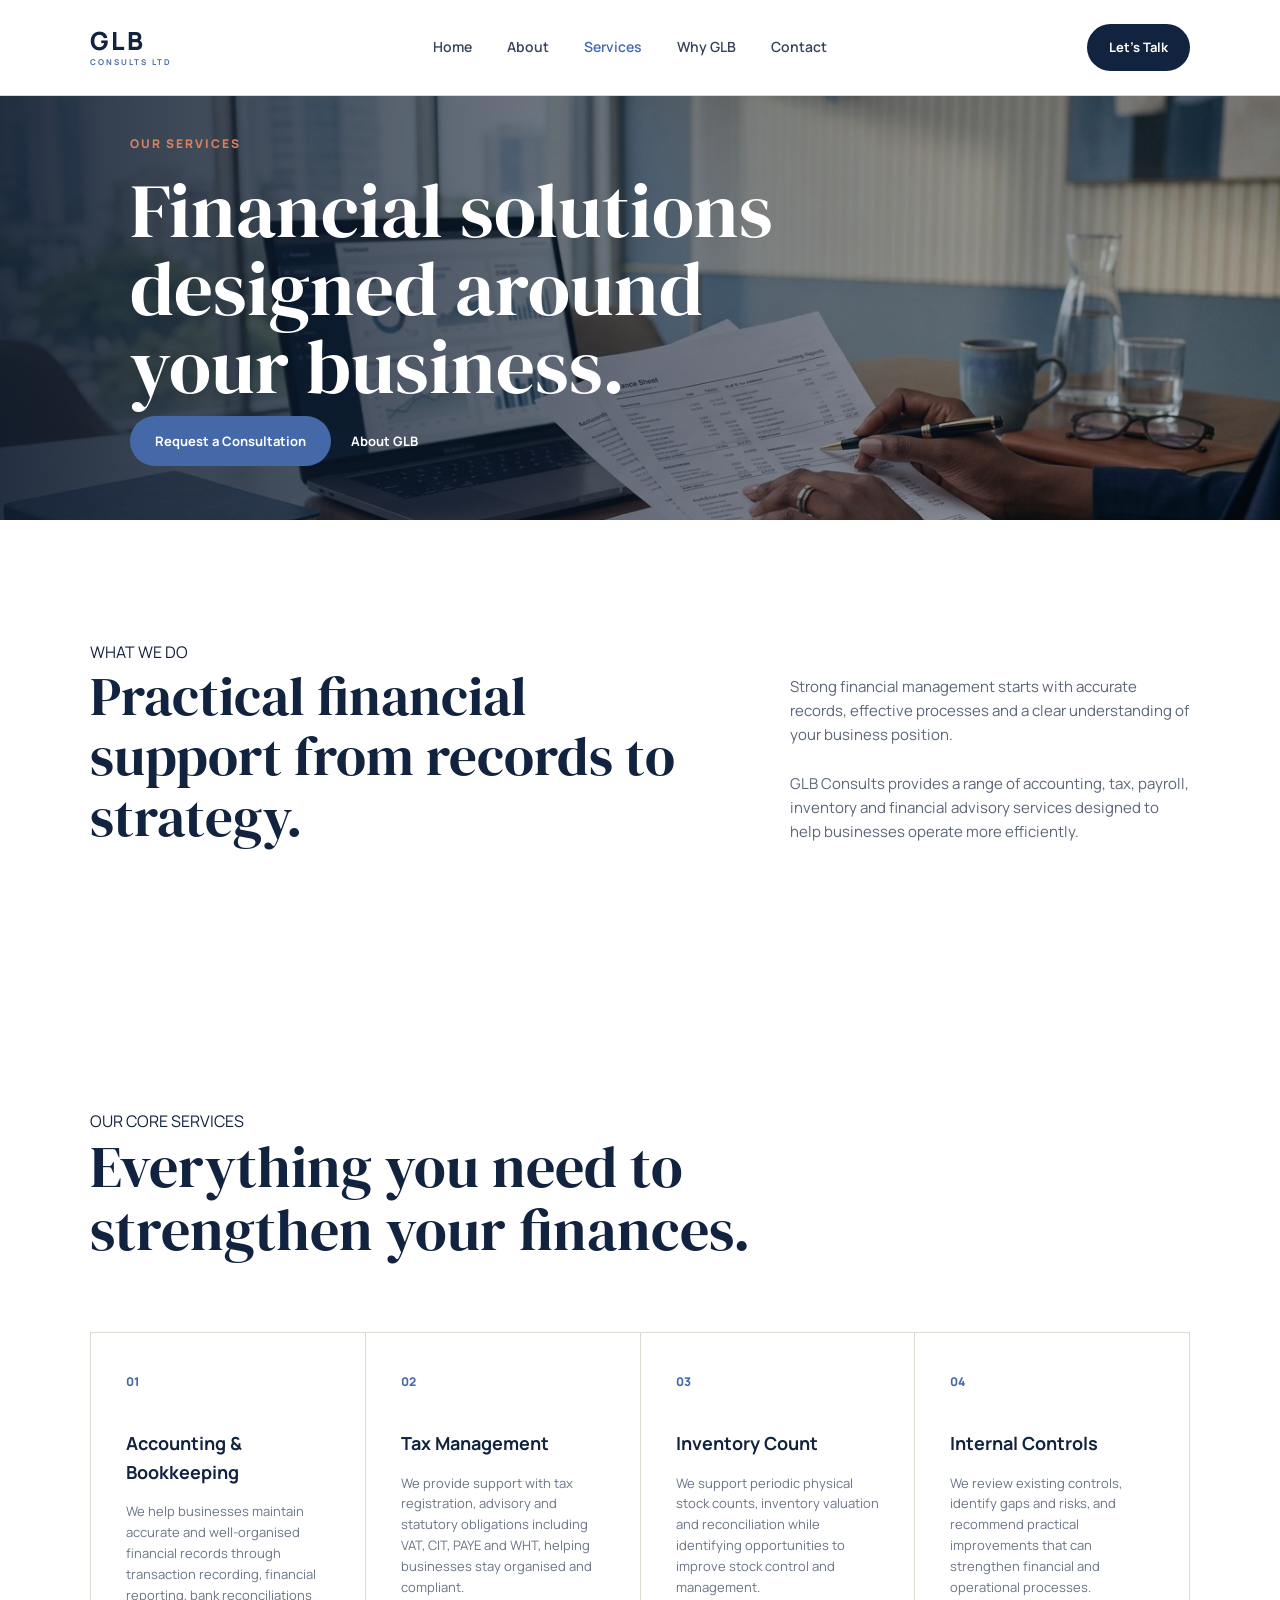
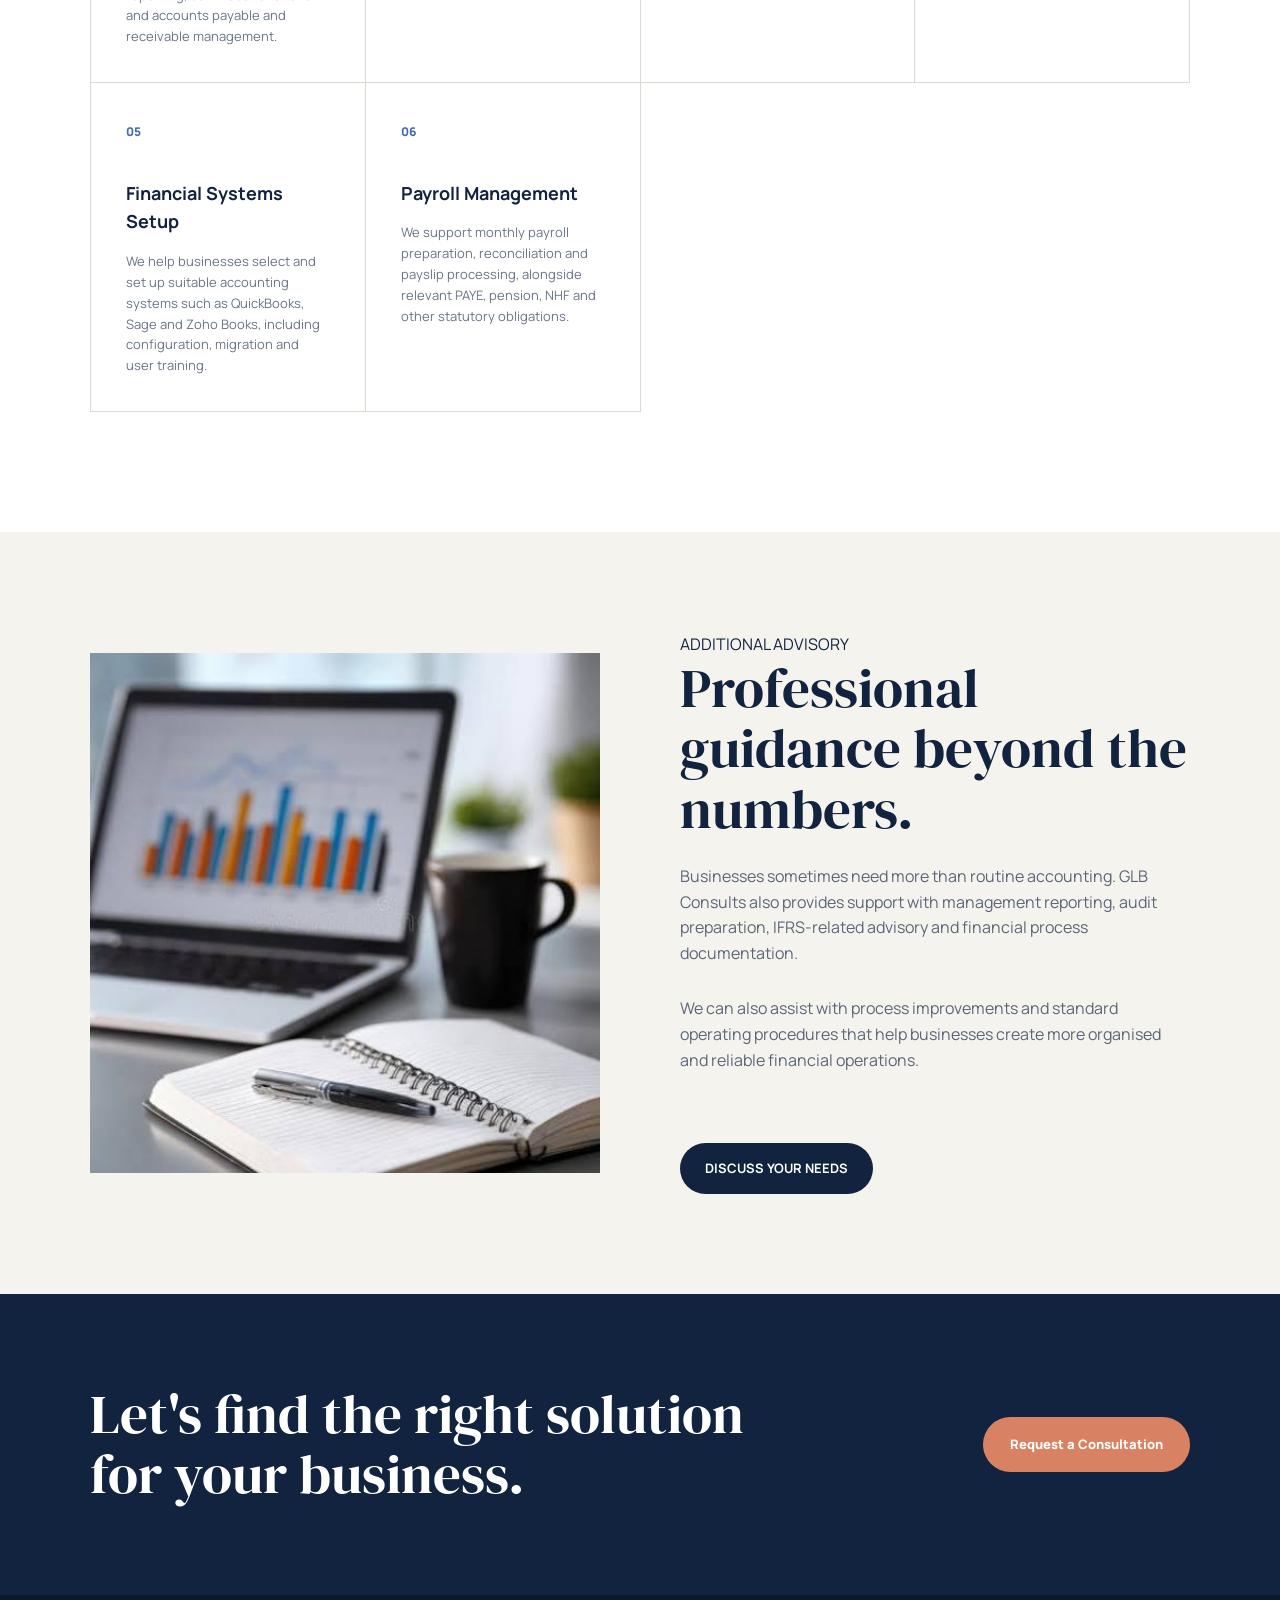
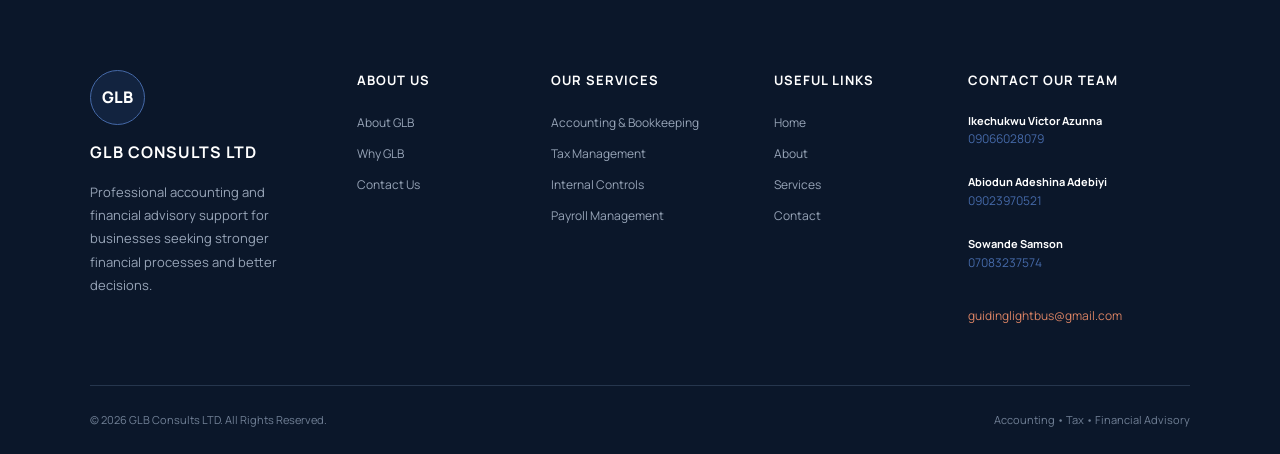
<file: New folder/services.html>
<!DOCTYPE html>
<html lang="en">

<head>
    <meta charset="UTF-8">
    <meta name="viewport" content="width=device-width, initial-scale=1.0">

    <title>Our Services | GLB Consults LTD</title>

    <link rel="stylesheet" href="style.css">
</head>

<body>


    <!-- =========================
         NAVIGATION
    ========================= -->

    <header class="navbar">

        <a href="index.html" class="logo">
            <span>GLB</span>
            <small>CONSULTS LTD</small>
        </a>


        <nav>

            <a href="index.html">Home</a>

            <a href="about.html">About</a>

            <a href="services.html" class="active">Services</a>

            <a href="why-glb.html">Why GLB</a>

            <a href="contact.html">Contact</a>

        </nav>


        <a href="contact.html" class="nav-button">
            Let's Talk
        </a>

    </header>



    <!-- =========================
         SERVICES HERO
    ========================= -->
<section class="hero">

    <img src="service image..jpg"
         alt="GLB Consults financial advisory"
         class="hero-background">

    <div class="hero-overlay"></div>

    <div class="hero-content">

        <p class="eyebrow">
            OUR SERVICES
        </p>

        <h1>
                 Financial solutions
                <span>designed around your business.</span>
            </h1>

        <div class="hero-buttons">

            <a href="contact.html" class="primary-button">
                Request a Consultation
            </a>

            <a href="about.html" class="secondary-button">
                About GLB
            </a>

        </div>

    </div>

</section>
    
    <!-- =========================
         SERVICE INTRO
    ========================= -->

    <section class="intro-section">

        <div class="intro-title">

            <p class="section-label">
                WHAT WE DO
            </p>

            <h2>
                Practical financial support
                from records to strategy.
            </h2>

        </div>


        <div class="intro-content">

            <p>
                Strong financial management starts with accurate
                records, effective processes and a clear understanding
                of your business position.
            </p>

            <p>
                GLB Consults provides a range of accounting, tax,
                payroll, inventory and financial advisory services
                designed to help businesses operate more efficiently.
            </p>

        </div>

    </section>



    <!-- =========================
         SERVICES
    ========================= -->

    <section class="why-section">

        <div class="why-heading">

            <p class="section-label">
                OUR CORE SERVICES
            </p>

            <h2>
                Everything you need to
                strengthen your finances.
            </h2>

        </div>


        <div class="why-grid">


            <!-- SERVICE 1 -->

            <div class="why-card">

                <span>01</span>

                <h3>
                    Accounting & Bookkeeping
                </h3>

                <p>
                    We help businesses maintain accurate and
                    well-organised financial records through
                    transaction recording, financial reporting,
                    bank reconciliations and accounts payable
                    and receivable management.
                </p>

            </div>



            <!-- SERVICE 2 -->

            <div class="why-card">

                <span>02</span>

                <h3>
                    Tax Management
                </h3>

                <p>
                    We provide support with tax registration,
                    advisory and statutory obligations including
                    VAT, CIT, PAYE and WHT, helping businesses
                    stay organised and compliant.
                </p>

            </div>



            <!-- SERVICE 3 -->

            <div class="why-card">

                <span>03</span>

                <h3>
                    Inventory Count
                </h3>

                <p>
                    We support periodic physical stock counts,
                    inventory valuation and reconciliation while
                    identifying opportunities to improve stock
                    control and management.
                </p>

            </div>



            <!-- SERVICE 4 -->

            <div class="why-card">

                <span>04</span>

                <h3>
                    Internal Controls
                </h3>

                <p>
                    We review existing controls, identify gaps
                    and risks, and recommend practical improvements
                    that can strengthen financial and operational
                    processes.
                </p>

            </div>



            <!-- SERVICE 5 -->

            <div class="why-card">

                <span>05</span>

                <h3>
                    Financial Systems Setup
                </h3>

                <p>
                    We help businesses select and set up suitable
                    accounting systems such as QuickBooks, Sage
                    and Zoho Books, including configuration,
                    migration and user training.
                </p>

            </div>



            <!-- SERVICE 6 -->

            <div class="why-card">

                <span>06</span>

                <h3>
                    Payroll Management
                </h3>

                <p>
                    We support monthly payroll preparation,
                    reconciliation and payslip processing,
                    alongside relevant PAYE, pension, NHF
                    and other statutory obligations.
                </p>

            </div>

        </div>

    </section>



    <!-- =========================
         ADDITIONAL ADVISORY
    ========================= -->

    <section class="feature-section">

        <div class="feature-image">

            <img src="audit image.jpg"
                 alt="Financial advisory consultation">

        </div>


        <div class="feature-content">

            <p class="section-label">
                ADDITIONAL ADVISORY
            </p>

            <h2>
                Professional guidance beyond the numbers.
            </h2>

            <p>
                Businesses sometimes need more than routine
                accounting. GLB Consults also provides support
                with management reporting, audit preparation,
                IFRS-related advisory and financial process
                documentation.
            </p>

            <p>
                We can also assist with process improvements
                and standard operating procedures that help
                businesses create more organised and reliable
                financial operations.
            </p>

            <a href="contact.html" class="dark-link">
                DISCUSS YOUR NEEDS
            </a>

        </div>

    </section>



    <!-- =========================
         CTA
    ========================= -->

    <section class="cta">

        <h2>
            Let's find the right solution for your business.
        </h2>

        <a href="contact.html" class="cta-button">
            Request a Consultation
        </a>

    </section>



    <!-- =========================
         FOOTER
    ========================= -->

    <footer>

        <div class="footer-top">


            <!-- COMPANY -->

            <div class="footer-company">

                <div class="footer-logo">
                    GLB
                </div>

                <h3>
                    GLB CONSULTS LTD
                </h3>

                <p>
                    Professional accounting and financial advisory
                    support for businesses seeking stronger financial
                    processes and better decisions.
                </p>

            </div>



            <!-- ABOUT -->

            <div class="footer-column">

                <h4>
                    ABOUT US
                </h4>

                <a href="about.html">
                    About GLB
                </a>

                <a href="why-glb.html">
                    Why GLB
                </a>

                <a href="contact.html">
                    Contact Us
                </a>

            </div>



            <!-- SERVICES -->

            <div class="footer-column">

                <h4>
                    OUR SERVICES
                </h4>

                <a href="services.html">
                    Accounting & Bookkeeping
                </a>

                <a href="services.html">
                    Tax Management
                </a>

                <a href="services.html">
                    Internal Controls
                </a>

                <a href="services.html">
                    Payroll Management
                </a>

            </div>



            <!-- USEFUL LINKS -->

            <div class="footer-column">

                <h4>
                    USEFUL LINKS
                </h4>

                <a href="index.html">
                    Home
                </a>

                <a href="about.html">
                    About
                </a>

                <a href="services.html">
                    Services
                </a>

                <a href="contact.html">
                    Contact
                </a>

            </div>



            <!-- CONTACT -->

            <div class="footer-column contact-column">

                <h4>
                    CONTACT OUR TEAM
                </h4>


                <div class="team-contact">

                    <strong>
                        Ikechukwu Victor Azunna
                    </strong>

                    <a href="tel:09066028079">
                        09066028079
                    </a>

                </div>


                <div class="team-contact">

                    <strong>
                        Abiodun Adeshina Adebiyi
                    </strong>

                    <a href="tel:09023970521">
                        09023970521
                    </a>

                </div>


                <div class="team-contact">

                    <strong>
                        Sowande Samson
                    </strong>

                    <a href="tel:07083237574">
                        07083237574
                    </a>

                </div>


                <a href="mailto:guidinglightbus@gmail.com"
                   class="company-email">
                    guidinglightbus@gmail.com
                </a>

            </div>

        </div>



        <!-- FOOTER BOTTOM -->

        <div class="footer-bottom">

            <span>
                © 2026 GLB Consults LTD. All Rights Reserved.
            </span>

            <span>
                Accounting • Tax • Financial Advisory
            </span>

        </div>

    </footer>


</body>

</html>
</file>
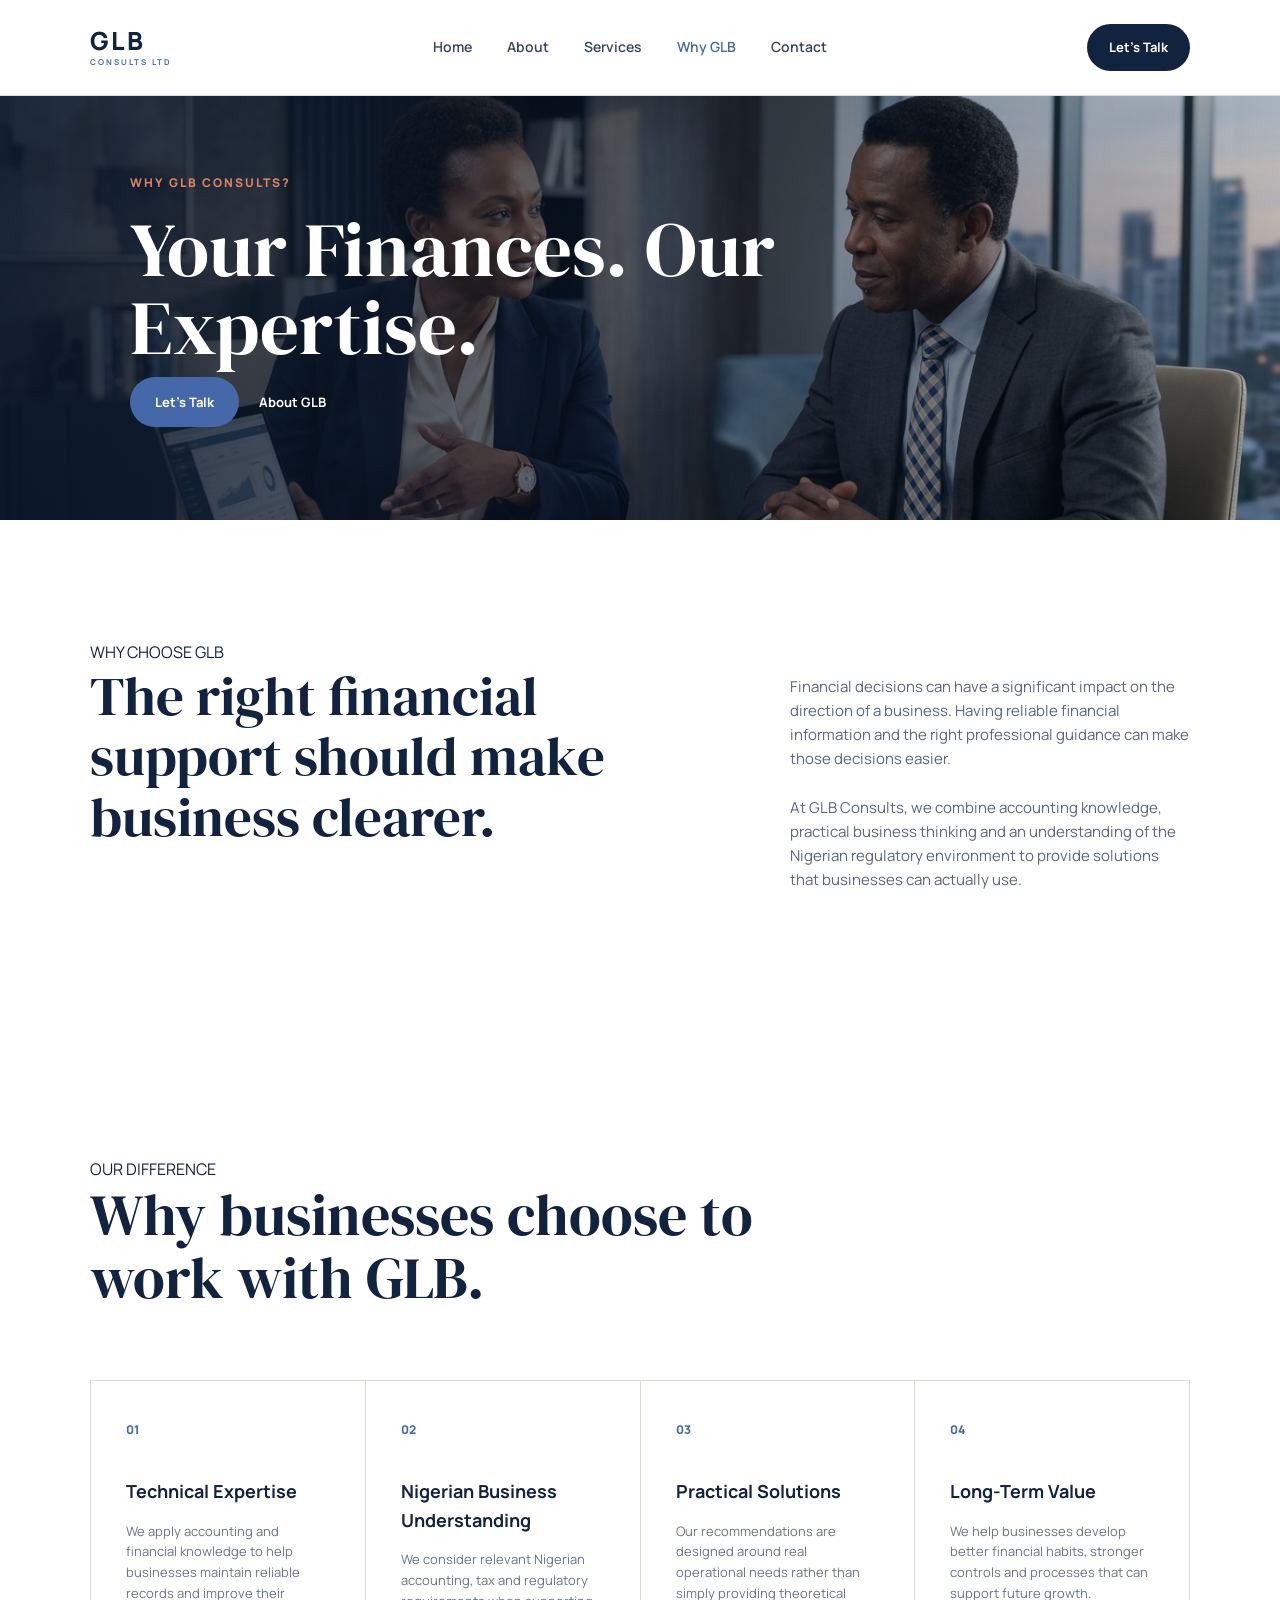
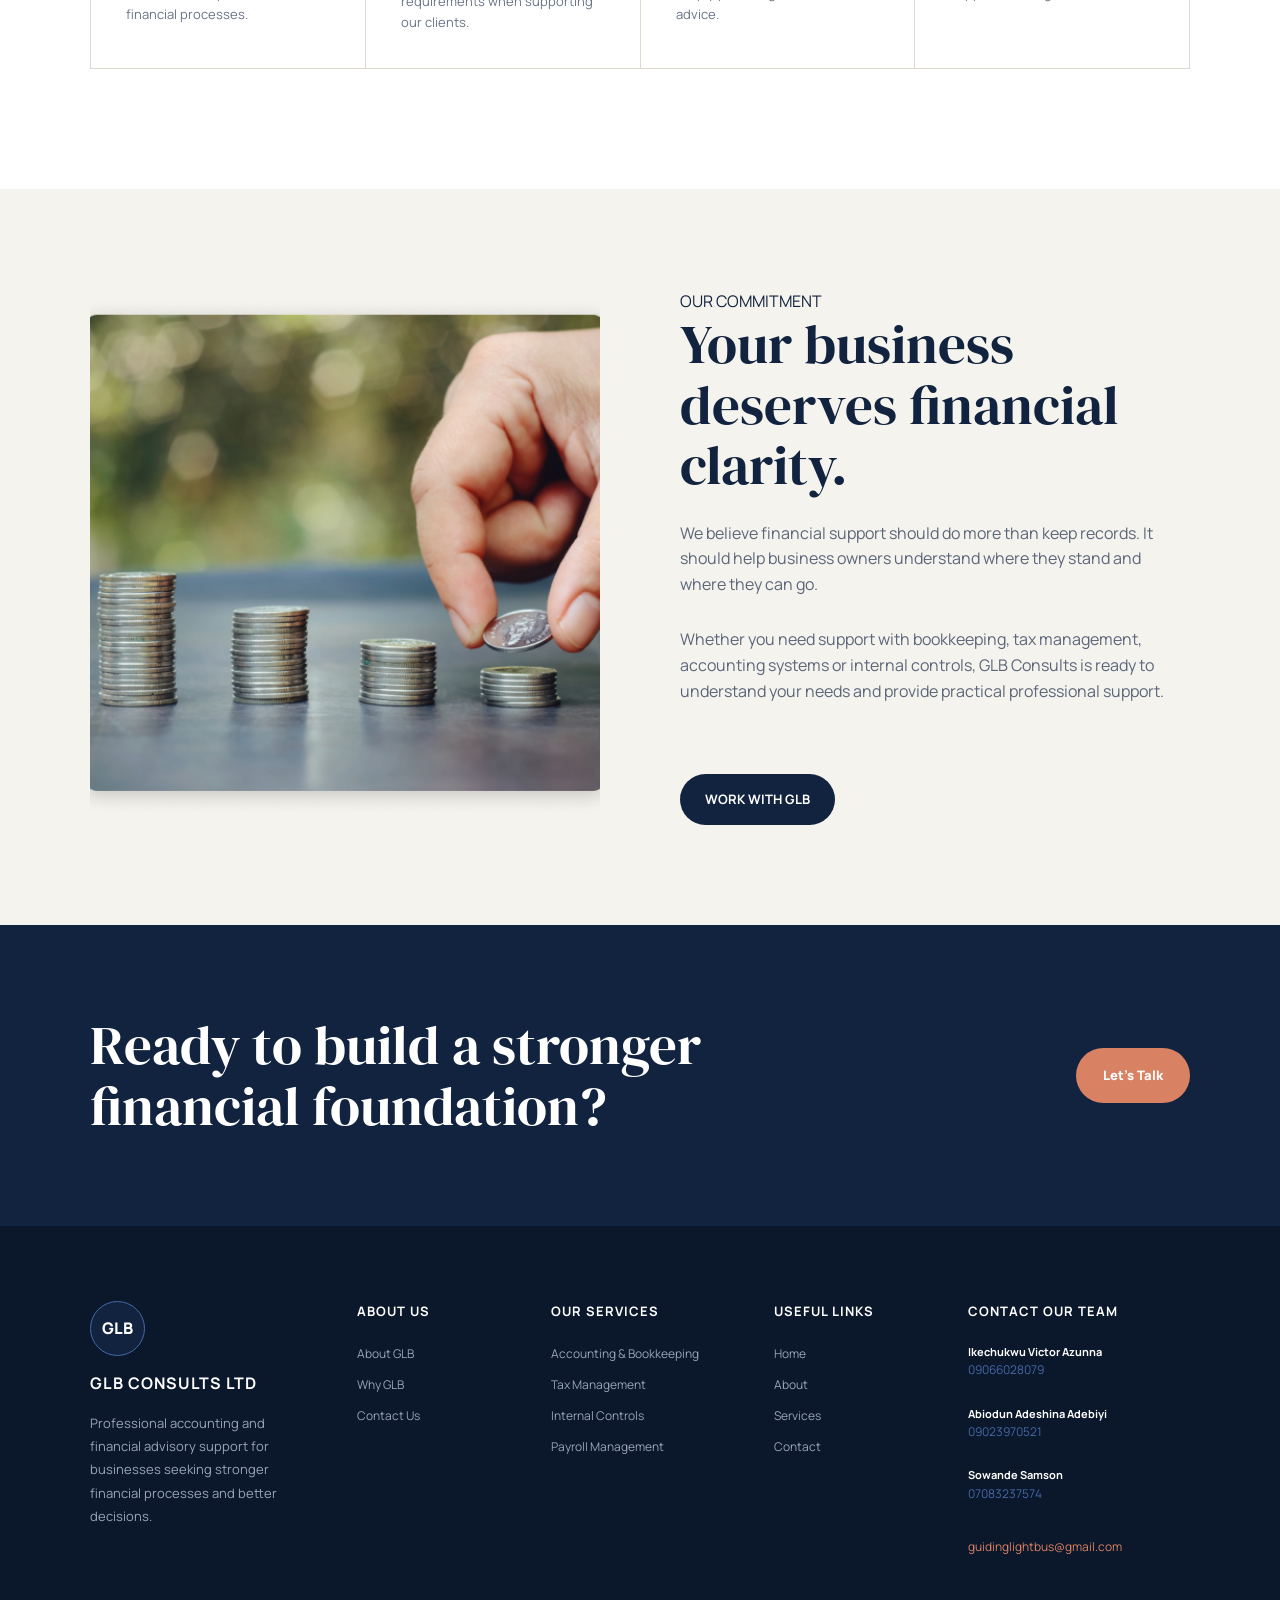
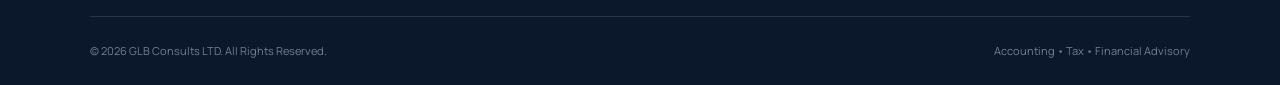
<file: New folder/why-glb.html>
<!DOCTYPE html>
<html lang="en">

<head>
    <meta charset="UTF-8">
    <meta name="viewport" content="width=device-width, initial-scale=1.0">

    <title>Why GLB | GLB Consults LTD</title>

    <link rel="stylesheet" href="style.css">
</head>

<body>


    <!-- =========================
         NAVIGATION
    ========================= -->

    <header class="navbar">

        <a href="index.html" class="logo">
            <span>GLB</span>
            <small>CONSULTS LTD</small>
        </a>


        <nav>

            <a href="index.html">Home</a>

            <a href="about.html">About</a>

            <a href="services.html">Services</a>

            <a href="why-glb.html" class="active">Why GLB</a>

            <a href="contact.html">Contact</a>

        </nav>


        <a href="contact.html" class="nav-button">
            Let's Talk
        </a>

    </header>



    <!-- =========================
         WHY GLB HERO
    ========================= -->

    <section class="hero">

    <img src="why-glb image.jpg"
         alt="GLB Consults financial advisory"
         class="hero-background">

    <div class="hero-overlay"></div>

    <div class="hero-content">

        <p class="eyebrow">
                WHY GLB CONSULTS?
            </p>

            <h1>
                 Your Finances.
                <span>Our Expertise.</span>
            </h1>

        <div class="hero-buttons">

            <a href="contact.html" class="primary-button">
                Let's Talk
            </a>

            <a href="about.html" class="secondary-button">
                About GLB
            </a>

        </div>

    </div>

</section>

    <!-- =========================
         WHY CHOOSE GLB
    ========================= -->

    <section class="intro-section">

        <div class="intro-title">

            <p class="section-label">
                WHY CHOOSE GLB
            </p>

            <h2>
                The right financial support
                should make business clearer.
            </h2>

        </div>


        <div class="intro-content">

            <p>
                Financial decisions can have a significant impact on
                the direction of a business. Having reliable financial
                information and the right professional guidance can
                make those decisions easier.
            </p>

            <p>
                At GLB Consults, we combine accounting knowledge,
                practical business thinking and an understanding of
                the Nigerian regulatory environment to provide
                solutions that businesses can actually use.
            </p>

        </div>

    </section>



    <!-- =========================
         OUR DIFFERENCE
    ========================= -->

    <section class="why-section">

        <div class="why-heading">

            <p class="section-label">
                OUR DIFFERENCE
            </p>

            <h2>
                Why businesses choose
                to work with GLB.
            </h2>

        </div>


        <div class="why-grid">


            <!-- CARD 1 -->

            <div class="why-card">

                <span>01</span>

                <h3>
                    Technical Expertise
                </h3>

                <p>
                    We apply accounting and financial knowledge to
                    help businesses maintain reliable records and
                    improve their financial processes.
                </p>

            </div>



            <!-- CARD 2 -->

            <div class="why-card">

                <span>02</span>

                <h3>
                    Nigerian Business Understanding
                </h3>

                <p>
                    We consider relevant Nigerian accounting, tax
                    and regulatory requirements when supporting
                    our clients.
                </p>

            </div>



            <!-- CARD 3 -->

            <div class="why-card">

                <span>03</span>

                <h3>
                    Practical Solutions
                </h3>

                <p>
                    Our recommendations are designed around real
                    operational needs rather than simply providing
                    theoretical advice.
                </p>

            </div>



            <!-- CARD 4 -->

            <div class="why-card">

                <span>04</span>

                <h3>
                    Long-Term Value
                </h3>

                <p>
                    We help businesses develop better financial
                    habits, stronger controls and processes that
                    can support future growth.
                </p>

            </div>

        </div>

    </section>



    <!-- =========================
         OUR COMMITMENT
    ========================= -->

    <section class="feature-section">

        <div class="feature-image">

            <img src="financial clarity image.png"
                 alt="Professional business consultation">

        </div>


        <div class="feature-content">

            <p class="section-label">
                OUR COMMITMENT
            </p>

            <h2>
                Your business deserves
                financial clarity.
            </h2>

            <p>
                We believe financial support should do more than
                keep records. It should help business owners
                understand where they stand and where they can go.
            </p>

            <p>
                Whether you need support with bookkeeping, tax
                management, accounting systems or internal controls,
                GLB Consults is ready to understand your needs and
                provide practical professional support.
            </p>

            <a href="contact.html" class="dark-link">
                WORK WITH GLB
            </a>

        </div>

    </section>



    <!-- =========================
         CTA
    ========================= -->

    <section class="cta">

        <h2>
            Ready to build a stronger financial foundation?
        </h2>

        <a href="contact.html" class="cta-button">
            Let's Talk
        </a>

    </section>



    <!-- =========================
         FOOTER
    ========================= -->

    <footer>

        <div class="footer-top">


            <div class="footer-company">

                <div class="footer-logo">
                    GLB
                </div>

                <h3>
                    GLB CONSULTS LTD
                </h3>

                <p>
                    Professional accounting and financial advisory
                    support for businesses seeking stronger financial
                    processes and better decisions.
                </p>

            </div>



            <div class="footer-column">

                <h4>
                    ABOUT US
                </h4>

                <a href="about.html">
                    About GLB
                </a>

                <a href="why-glb.html">
                    Why GLB
                </a>

                <a href="contact.html">
                    Contact Us
                </a>

            </div>



            <div class="footer-column">

                <h4>
                    OUR SERVICES
                </h4>

                <a href="services.html">
                    Accounting & Bookkeeping
                </a>

                <a href="services.html">
                    Tax Management
                </a>

                <a href="services.html">
                    Internal Controls
                </a>

                <a href="services.html">
                    Payroll Management
                </a>

            </div>



            <div class="footer-column">

                <h4>
                    USEFUL LINKS
                </h4>

                <a href="index.html">
                    Home
                </a>

                <a href="about.html">
                    About
                </a>

                <a href="services.html">
                    Services
                </a>

                <a href="contact.html">
                    Contact
                </a>

            </div>



            <div class="footer-column contact-column">

                <h4>
                    CONTACT OUR TEAM
                </h4>


                <div class="team-contact">

                    <strong>
                        Ikechukwu Victor Azunna
                    </strong>

                    <a href="tel:09066028079">
                        09066028079
                    </a>

                </div>


                <div class="team-contact">

                    <strong>
                        Abiodun Adeshina Adebiyi
                    </strong>

                    <a href="tel:09023970521">
                        09023970521
                    </a>

                </div>


                <div class="team-contact">

                    <strong>
                        Sowande Samson
                    </strong>

                    <a href="tel:07083237574">
                        07083237574
                    </a>

                </div>


                <a href="mailto:guidinglightbus@gmail.com"
                   class="company-email">
                    guidinglightbus@gmail.com
                </a>

            </div>

        </div>



        <div class="footer-bottom">

            <span>
                © 2026 GLB Consults LTD. All Rights Reserved.
            </span>

            <span>
                Accounting • Tax • Financial Advisory
            </span>

        </div>

    </footer>


</body>

</html>
</file>
<file: style.css>
@import url('https://fonts.googleapis.com/css2?family=DM+Serif+Display&family=Manrope:wght@400;500;600;700;800&display=swap');


/* =========================
   GENERAL
========================= */
/* Page transition */

body {
    animation: pageFade 0.6s ease-in-out;
}

@keyframes pageFade {
    from {
        opacity: 0;
        transform: translateY(10px);
    }

    to {
        opacity: 1;
        transform: translateY(0);
    }
}

* {
    margin: 0;
    padding: 0;
    box-sizing: border-box;
}

body {
    font-family: "Manrope", Arial, sans-serif;
    background-color: #F7F6F2;
    color: #12233F;
    line-height: 1.6;
}


img {
    width: 100%;
    display: block;
}


a {
    text-decoration: none;
    color: inherit;
}


/* =========================
   NAVIGATION
========================= */

.navbar {
    position: fixed;
    top: 0;
    left: 0;

    width: 100%;
    padding: 24px 7%;

    display: flex;
    align-items: center;
    justify-content: space-between;

    background-color: #FFFFFF;

    border-bottom: 1px solid #DDD9D0;

    z-index: 1000;
}

.logo {
    display: flex;
    flex-direction: column;
    line-height: 1;
}


.logo span {
    color: #12233F;

    font-size: 25px;
    font-weight: 800;

    letter-spacing: 2px;
}


.logo small {
    margin-top: 5px;

    color: #4569A8;

    font-size: 8px;
    font-weight: 700;

    letter-spacing: 2px;
}




.navbar nav {
    display: flex;
    gap: 35px;
}


.navbar nav a {
    color: #35445B;

    font-size: 14px;
    font-weight: 600;

    transition: 0.3s;
}


.navbar nav a:hover,
.navbar nav a.active {
    color: #4569A8;
}


.nav-button {
    padding: 13px 22px;

    background-color: #12233F;
    color: #FFFFFF;

    border-radius: 30px;

    font-size: 13px;
    font-weight: 700;

    transition: 0.3s;
}


.nav-button:hover {
    background-color: #4569A8;
}

/* =========================
   HOME HERO
========================= */

.hero {
    position: relative;
    min-height: 520px;
    height: 520px;
    overflow: hidden;

    display: flex;
    align-items: center;

    color: #FFFFFF;
}

.hero-background {
    position: absolute;
    top: 0;
    left: 0;

    width: 100%;
    height: 100%;

    object-fit: cover;
    object-position: center top;
}

.hero-overlay {
    position: absolute;
    top: 0;
    left: 0;

    width: 100%;
    height: 100%;

    background: linear-gradient(
        to right,
        rgba(11, 23, 42, 0.88),
        rgba(11, 23, 42, 0.55),
        rgba(11, 23, 42, 0.25)
    );
}

.hero-content {
    position: relative;
    z-index: 2;

    width: 100%;
    max-width: 1200px;

    margin: 0 auto;
    padding: 80px 7% 0;
}

.eyebrow {
    margin-bottom: 18px;

    color: #D98263;

    font-size: 12px;
    font-weight: 800;
    letter-spacing: 2px;
}

.hero h1 {
    max-width: 720px;

    margin-bottom: 10px;

    font-family: "DM Serif Display", Georgia, serif;

    font-size: clamp(48px, 6vw, 78px);
    font-weight: 400;
    line-height: 1.02;

    color: #FFFFFF;
}

.hero h1 span {
    color: #FFFFFF;
}

.hero-buttons {
    display: flex;
    align-items: center;
    gap: 20px;
}

.primary-button {
    display: inline-block;

    padding: 15px 25px;

    background-color: #4569A8;
    color: #FFFFFF;

    border-radius: 30px;

    font-size: 13px;
    font-weight: 700;

    transition: 0.3s;
}

.primary-button:hover {
    background-color: #D98263;
}

.secondary-button {
    color: #FFFFFF;

    font-size: 13px;
    font-weight: 700;

    transition: 0.3s;
}

.secondary-button:hover {
    color: #D98263;
}


/* =========================
   SERVICE STRIP
========================= */

.service-strip {
    display: grid;

    grid-template-columns: repeat(4, 1fr);

    background-color: #0B172A;

    color: #FFFFFF;
}


.service-strip div {
    padding: 30px;

    border-right: 1px solid rgba(255, 255, 255, 0.12);
}


.service-strip strong {
    display: block;

    margin-bottom: 8px;

    color: #D98263;

    font-size: 12px;
}


.service-strip span {
    font-size: 14px;

    font-weight: 700;
}


/* =========================
   ABOUT INTRO
========================= */

.intro-section {
    padding: 120px 7%;

    display: grid;

    grid-template-columns: 1.2fr 0.8fr;

    gap: 100px;

    background-color: #FFFFFF;
}


.intro-title h2 {
    font-family: "DM Serif Display", Georgia, serif;

    font-size: 55px;

    font-weight: 400;

    line-height: 1.1;
}


.intro-content {
    padding-top: 35px;
}


.intro-content p {
    margin-bottom: 25px;

    color: #5B6678;

    font-size: 15px;
}


.text-link {
    display: inline-block;

    color: #4569A8;

    font-size: 13px;
    font-weight: 800;
}


.text-link:hover {
    color: #D98263;
}


/* =========================
   FEATURE
========================= */

.feature-section {
    padding: 100px 7%;

    display: grid;

    grid-template-columns: 1fr 1fr;

    gap: 80px;

    align-items: center;

    background-color: #F5F3EE;
}


.feature-image img {
    height: 520px;

    object-fit: cover;
}


.feature-content h2 {
    margin-bottom: 25px;

    font-family: "DM Serif Display", Georgia, serif;

    font-size: 55px;

    font-weight: 400;

    line-height: 1.1;
}


.feature-content > p:not(.section-label) {
    max-width: 500px;

    margin-bottom: 30px;

    color: #5B6678;
}


/* =========================
   WHY GLB
========================= */

.why-section {
    padding: 120px 7%;

    background-color: #FFFFFF;
}


.why-heading {
    max-width: 700px;

    margin-bottom: 70px;
}


.why-heading h2 {
    font-family: "DM Serif Display", Georgia, serif;

    font-size: 58px;

    font-weight: 400;

    line-height: 1.1;
}


.why-grid {
    display: grid;

    grid-template-columns: repeat(4, 1fr);

    border-top: 1px solid #DDD9D0;
    border-left: 1px solid #DDD9D0;
}


.why-card {
    min-height: 250px;

    padding: 35px;

    border-right: 1px solid #DDD9D0;
    border-bottom: 1px solid #DDD9D0;

    transition: 0.3s;
}


.why-card:hover {
    background-color: #12233F;

    color: #FFFFFF;
}


.why-card span {
    color: #4569A8;

    font-size: 12px;
    font-weight: 800;
}


.why-card h3 {
    margin: 35px 0 15px;

    font-size: 18px;
}


.why-card p {
    color: #697486;

    font-size: 13px;
}


.why-card:hover span {
    color: #D98263;
}


.why-card:hover p {
    color: #E5E8ED;
}


.dark-link {
    display: inline-block;

    margin-top: 40px;

    padding: 15px 25px;

    background-color: #12233F;

    color: #FFFFFF;

    border-radius: 30px;

    font-size: 13px;
    font-weight: 700;

    transition: 0.3s;
}


.dark-link:hover {
    background-color: #4569A8;
}


/* =========================
   REASONS WHY WORK WITH US
========================= */

.reasons-section {
    padding: 120px 7%;

    background-color: #F7F6F2;
}


.reasons-heading {
    max-width: 750px;

    margin-bottom: 65px;
}


.reasons-heading h2 {
    margin-bottom: 20px;

    color: #12233F;

    font-family: "DM Serif Display", Georgia, serif;

    font-size: 58px;

    font-weight: 400;

    line-height: 1.1;
}


.reasons-intro {
    max-width: 600px;

    color: #667085;

    font-size: 15px;

    line-height: 1.8;
}


/* REASONS GRID */

.reasons-grid {
    display: grid;

    grid-template-columns: repeat(3, 1fr);

    border-top: 1px solid #DDD9D0;
    border-left: 1px solid #DDD9D0;
}


/* REASON CARD */

.reason-card {
    min-height: 285px;

    padding: 35px;

    background-color: #FFFFFF;

    border-right: 1px solid #DDD9D0;
    border-bottom: 1px solid #DDD9D0;

    transition: 0.35s ease;
}


.reason-number {
    display: inline-block;

    margin-bottom: 45px;

    color: #4569A8;

    font-size: 12px;
    font-weight: 800;

    letter-spacing: 1px;
}


.reason-card h3 {
    margin-bottom: 15px;

    color: #12233F;

    font-size: 18px;
    font-weight: 800;
}


.reason-card p {
    color: #697486;

    font-size: 13px;

    line-height: 1.8;
}


/* REASON HOVER */

.reason-card:hover {
    background-color: #12233F;

    transform: translateY(-5px);

    box-shadow: 0 20px 40px rgba(18, 35, 63, 0.18);
}


.reason-card:hover .reason-number {
    color: #D98263;
}


.reason-card:hover h3 {
    color: #FFFFFF;
}


.reason-card:hover p {
    color: #E8EBF0;
}


/* =========================
   CTA
========================= */

.cta {
    padding: 90px 7%;

    display: flex;

    align-items: center;

    justify-content: space-between;

    gap: 50px;

    background-color: #12233F;

    color: #FFFFFF;
}


.cta h2 {
    max-width: 700px;

    font-family: "DM Serif Display", Georgia, serif;

    font-size: 55px;

    font-weight: 400;

    line-height: 1.1;
}


.cta-button {
    flex-shrink: 0;

    padding: 17px 27px;

    background-color: #D98263;

    color: #FFFFFF;

    border-radius: 30px;

    font-size: 13px;
    font-weight: 800;

    transition: 0.3s;
}


.cta-button:hover {
    background-color: #FFFFFF;

    color: #12233F;
}


/* =========================
   FOOTER
========================= */

footer {
    padding: 75px 7% 25px;

    background-color: #0B172A;

    color: #FFFFFF;
}


/* FOOTER TOP */

.footer-top {
    display: grid;

    grid-template-columns: 1.5fr 1fr 1.2fr 1fr 1.5fr;

    gap: 45px;

    padding-bottom: 60px;
}


/* COMPANY */

.footer-logo {
    width: 55px;
    height: 55px;

    display: flex;

    align-items: center;
    justify-content: center;

    margin-bottom: 15px;

    background-color: #12233F;

    border: 1px solid #4569A8;

    border-radius: 50%;

    color: #FFFFFF;

    font-size: 16px;
    font-weight: 800;
}


.footer-company h3 {
    margin-bottom: 15px;

    font-size: 16px;

    letter-spacing: 1px;
}


.footer-company p {
    max-width: 280px;

    margin-bottom: 25px;

    color: #98A5B8;

    font-size: 13px;

    line-height: 1.8;
}


.footer-button {
    display: inline-block;

    padding: 12px 20px;

    border: 1px solid #4569A8;

    border-radius: 25px;

    color: #FFFFFF;

    font-size: 12px;
    font-weight: 700;

    transition: 0.3s;
}


.footer-button:hover {
    background-color: #4569A8;
}


/* FOOTER COLUMNS */

.footer-column {
    display: flex;

    flex-direction: column;

    gap: 12px;
}


.footer-column h4 {
    margin-bottom: 10px;

    color: #FFFFFF;

    font-size: 13px;

    letter-spacing: 1px;
}


.footer-column a {
    color: #98A5B8;

    font-size: 12px;

    transition: 0.3s;
}


.footer-column a:hover {
    color: #D98263;
}


/* CONTACT TEAM */

.team-contact {
    display: flex;

    flex-direction: column;

    margin-bottom: 14px;
}


.team-contact strong {
    color: #FFFFFF;

    font-size: 11px;

    line-height: 1.5;
}


.team-contact a {
    color: #4569A8;

    font-size: 12px;
}


.team-contact a:hover {
    color: #D98263;
}


.company-email {
    margin-top: 8px;

    color: #D98263 !important;

    word-break: break-word;
}


/* FOOTER BOTTOM */

.footer-bottom {
    padding-top: 25px;

    display: flex;

    align-items: center;

    justify-content: space-between;

    gap: 20px;

    border-top: 1px solid #26364D;

    color: #718096;

    font-size: 11px;
}



/* =========================
   CONTACT PAGE
========================= */

.contact-section {
    display: grid;
    grid-template-columns: 1fr 1fr;
    gap: 70px;
    padding: 100px 8%;
    background-color: #F7F6F2;
    align-items: center;
}


/* =========================
   LEFT SIDE
========================= */

.contact-left {
    max-width: 560px;
}

.contact-left h2 {
    font-family: "DM Serif Display", serif;
    font-size: 58px;
    line-height: 1.05;
    color: #12233F;
    margin: 15px 0 25px;
}

.contact-description {
    color: #5B6678;
    font-size: 16px;
    line-height: 1.8;
    max-width: 520px;
    margin-bottom: 35px;
}


/* =========================
   CONTACT CARDS
========================= */

.contact-card {
    display: flex;
    align-items: center;
    gap: 18px;

    background-color: #FFFFFF;

    border: 1px solid #DDD9D0;
    border-radius: 14px;

    padding: 18px 20px;

    margin-bottom: 14px;

    transition: 0.3s ease;
}

.contact-card:hover {
    transform: translateY(-3px);
    border-color: #4569A8;
}


.contact-icon {
    width: 48px;
    height: 48px;

    display: flex;
    align-items: center;
    justify-content: center;

    background-color: #12233F;
    color: #FFFFFF;

    border-radius: 10px;

    font-size: 20px;
}


.contact-card small {
    display: block;

    color: #7A8493;

    font-size: 12px;

    margin-bottom: 3px;
}


.contact-card a {
    color: #12233F;

    font-size: 15px;

    font-weight: 700;
}

.contact-card a:hover {
    color: #4569A8;
}


/* =========================
   FORM BOX
========================= */

.contact-form-box {
    background-color: #FFFFFF;

    border: 1px solid #DDD9D0;

    border-radius: 22px;

    padding: 42px;

    box-shadow: 0 15px 40px rgba(18, 35, 63, 0.08);
}


.contact-form-box form {
    width: 100%;
}


/* TWO COLUMN FORM ROW */

.form-row {
    display: grid;

    grid-template-columns: 1fr 1fr;

    gap: 20px;
}


/* FORM GROUP */

.form-group {
    display: flex;

    flex-direction: column;

    margin-bottom: 22px;
}


.form-group label {
    color: #12233F;

    font-size: 13px;

    font-weight: 700;

    margin-bottom: 8px;
}


.form-group label span {
    color: #D98263;
}


/* INPUTS */

.form-group input,
.form-group select,
.form-group textarea {
    width: 100%;

    border: 1px solid #DDD9D0;

    border-radius: 10px;

    background-color: #FFFFFF;

    color: #12233F;

    font-family: "Manrope", Arial, sans-serif;

    font-size: 14px;

    padding: 15px 16px;

    outline: none;

    transition: 0.3s ease;
}


.form-group input,
.form-group select {
    height: 54px;
}


.form-group input::placeholder,
.form-group textarea::placeholder {
    color: #9AA2AE;
}


.form-group input:focus,
.form-group select:focus,
.form-group textarea:focus {
    border-color: #4569A8;

    box-shadow: 0 0 0 3px rgba(69, 105, 168, 0.08);
}


.form-group textarea {
    min-height: 150px;

    resize: vertical;
}


/* =========================
   SUBMIT BUTTON
========================= */

.contact-submit {
    width: 100%;

    border: none;

    background-color: #12233F;

    color: #FFFFFF;

    padding: 17px 22px;

    border-radius: 10px;

    font-family: "Manrope", Arial, sans-serif;

    font-size: 14px;

    font-weight: 700;

    cursor: pointer;

    transition: 0.3s ease;
}


.contact-submit span {
    margin-left: 8px;

    font-size: 18px;
}


.contact-submit:hover {
    background-color: #4569A8;

    transform: translateY(-2px);
}

.contact-hero {
    align-items: flex-start;
}

.contact-hero .hero-text {
    padding-top: 0px;
}

.contact-left .contact-description {
    margin-bottom: 35px;
}


/* =========================
   HAMBURGER MENU
========================= */

.menu-toggle {
    display: none;
}

.hamburger {
    display: none;
    width: 30px;
    text-align: center;
    font-size: 28px;
    line-height: 1;
    color: #12233F;
    cursor: pointer;
}

.hamburger .close-icon {
    display: none;
}


/* =========================
   LAPTOP
========================= */

@media (max-width: 1100px) {

    .footer-top {
        grid-template-columns: 1.5fr 1fr 1fr;
        row-gap: 50px;
    }

    .contact-column {
        grid-column: span 2;
    }

    .why-grid {
        grid-template-columns: repeat(2, 1fr);
    }

}


/* =========================
   TABLET
========================= */

@media (max-width: 900px) {

    /* NAVIGATION */

    .navbar {
        padding: 16px 5%;
    }

    .nav-button {
        order: 2;
        margin-left: auto;
        padding: 11px 18px;
    }

    .hamburger {
        display: block;
        order: 3;
        margin-left: 15px;
    }

    .navbar nav {
        display: none;
        position: absolute;
        top: 100%;
        left: 0;
        right: 0;
        flex-direction: column;
        gap: 0;
        background-color: #FFFFFF;
        border-bottom: 1px solid #DDD9D0;
        box-shadow: 0 15px 30px rgba(18, 35, 63, 0.08);
    }

    .navbar nav a {
        padding: 15px 5%;
        border-top: 1px solid #EEEBE4;
        font-size: 15px;
    }

    .menu-toggle:checked ~ nav {
        display: flex;
    }

    .menu-toggle:checked + .hamburger .open-icon {
        display: none;
    }

    .menu-toggle:checked + .hamburger .close-icon {
        display: inline;
    }


    /* HERO */

    .hero {
        height: auto;
        min-height: 480px;
        padding: 120px 0 70px;
    }

    .hero-content {
        padding: 0 5%;
    }

    .hero h1 {
        font-size: 52px;
        margin-bottom: 25px;
    }


    /* SERVICE STRIP */

    .service-strip {
        grid-template-columns: repeat(2, 1fr);
    }

    .service-strip div {
        padding: 25px 5%;
        border-bottom: 1px solid rgba(255, 255, 255, 0.12);
    }


    /* SECTIONS */

    .intro-section,
    .feature-section,
    .why-section,
    .reasons-section,
    .cta {
        padding: 80px 5%;
    }

    .intro-section {
        grid-template-columns: 1fr;
        gap: 20px;
    }

    .intro-content {
        padding-top: 0;
    }

    .feature-section {
        grid-template-columns: 1fr;
        gap: 40px;
    }

    .feature-image img {
        height: 380px;
    }

    .intro-title h2,
    .feature-content h2,
    .why-heading h2,
    .reasons-heading h2,
    .cta h2,
    .contact-left h2 {
        font-size: 44px;
    }

    .why-heading,
    .reasons-heading {
        margin-bottom: 45px;
    }


    /* WHY AND REASONS CARDS */

    .reasons-grid {
        grid-template-columns: repeat(2, 1fr);
    }

    .why-card,
    .reason-card {
        min-height: auto;
        padding: 30px;
    }

    .why-card h3 {
        margin: 20px 0 10px;
    }

    .reason-number {
        margin-bottom: 20px;
    }


    /* CTA */

    .cta {
        flex-direction: column;
        align-items: flex-start;
        gap: 30px;
    }


    /* CONTACT PAGE */

    .contact-section {
        grid-template-columns: 1fr;
        gap: 50px;
        padding: 80px 5%;
    }

    .contact-left {
        max-width: none;
    }


    /* FOOTER */

    footer {
        padding: 60px 5% 25px;
    }

    .footer-top {
        grid-template-columns: repeat(2, 1fr);
        gap: 40px;
    }

    .contact-column {
        grid-column: span 2;
    }

}


/* =========================
   PHONE
========================= */

@media (max-width: 600px) {

    /* NAVIGATION */

    .navbar {
        padding: 14px 20px;
    }

    .logo span {
        font-size: 22px;
    }

    .nav-button {
        padding: 10px 16px;
        font-size: 12px;
    }

    .navbar nav a {
        padding: 14px 20px;
    }


    /* HERO */

    .hero {
        min-height: 440px;
        padding: 110px 0 60px;
    }

    .hero-content {
        padding: 0 20px;
    }

    .eyebrow {
        margin-bottom: 14px;
        font-size: 10px;
    }

    .hero h1 {
        font-size: 38px;
        line-height: 1.1;
    }

    .hero-buttons {
        gap: 18px;
    }

    .primary-button {
        padding: 13px 22px;
    }


    /* SERVICE STRIP */

    .service-strip div {
        padding: 20px;
    }

    .service-strip span {
        font-size: 13px;
    }


    /* SECTIONS */

    .intro-section,
    .feature-section,
    .why-section,
    .reasons-section,
    .cta {
        padding: 60px 20px;
    }

    .intro-title h2,
    .feature-content h2,
    .why-heading h2,
    .reasons-heading h2,
    .cta h2,
    .contact-left h2 {
        font-size: 34px;
    }

    .intro-content p,
    .reasons-intro,
    .contact-description {
        font-size: 14px;
    }

    .why-heading,
    .reasons-heading {
        margin-bottom: 35px;
    }

    .feature-section {
        gap: 30px;
    }

    .feature-image img {
        height: 260px;
    }


    /* WHY AND REASONS CARDS */

    .why-grid,
    .reasons-grid {
        grid-template-columns: 1fr;
    }

    .why-card,
    .reason-card {
        padding: 25px 20px;
    }

    .why-card h3,
    .reason-card h3 {
        font-size: 17px;
    }

    .dark-link {
        margin-top: 30px;
    }


    /* CONTACT PAGE */

    .contact-section {
        gap: 40px;
        padding: 60px 20px;
    }

    .contact-card {
        padding: 15px;
        gap: 14px;
    }

    .contact-icon {
        width: 42px;
        height: 42px;
        flex-shrink: 0;
        font-size: 18px;
    }

    .contact-card a {
        font-size: 14px;
        word-break: break-word;
    }

    .contact-form-box {
        padding: 25px 20px;
        border-radius: 16px;
    }

    .form-row {
        grid-template-columns: 1fr;
        gap: 0;
    }

    .form-group {
        margin-bottom: 18px;
    }


    /* FOOTER */

    footer {
        padding: 50px 20px 25px;
    }

    .footer-top {
        grid-template-columns: 1fr;
        gap: 35px;
        padding-bottom: 40px;
    }

    .contact-column {
        grid-column: span 1;
    }

    .footer-bottom {
        flex-direction: column;
        align-items: flex-start;
        gap: 8px;
    }

}
</file>
<file: New folder/style.css>
@import url('https://fonts.googleapis.com/css2?family=DM+Serif+Display&family=Manrope:wght@400;500;600;700;800&display=swap');


/* =========================
   GENERAL
========================= */
/* Page transition */

body {
    animation: pageFade 0.6s ease-in-out;
}

@keyframes pageFade {
    from {
        opacity: 0;
        transform: translateY(10px);
    }

    to {
        opacity: 1;
        transform: translateY(0);
    }
}

* {
    margin: 0;
    padding: 0;
    box-sizing: border-box;
}

body {
    font-family: "Manrope", Arial, sans-serif;
    background-color: #F7F6F2;
    color: #12233F;
    line-height: 1.6;
}


img {
    width: 100%;
    display: block;
}


a {
    text-decoration: none;
    color: inherit;
}


/* =========================
   NAVIGATION
========================= */

.navbar {
    position: fixed;
    top: 0;
    left: 0;

    width: 100%;
    padding: 24px 7%;

    display: flex;
    align-items: center;
    justify-content: space-between;

    background-color: #FFFFFF;

    border-bottom: 1px solid #DDD9D0;

    z-index: 1000;
}

.logo {
    display: flex;
    flex-direction: column;
    line-height: 1;
}


.logo span {
    color: #12233F;

    font-size: 25px;
    font-weight: 800;

    letter-spacing: 2px;
}


.logo small {
    margin-top: 5px;

    color: #4569A8;

    font-size: 8px;
    font-weight: 700;

    letter-spacing: 2px;
}




.navbar nav {
    display: flex;
    gap: 35px;
}


.navbar nav a {
    color: #35445B;

    font-size: 14px;
    font-weight: 600;

    transition: 0.3s;
}


.navbar nav a:hover,
.navbar nav a.active {
    color: #4569A8;
}


.nav-button {
    padding: 13px 22px;

    background-color: #12233F;
    color: #FFFFFF;

    border-radius: 30px;

    font-size: 13px;
    font-weight: 700;

    transition: 0.3s;
}


.nav-button:hover {
    background-color: #4569A8;
}

/* =========================
   HOME HERO
========================= */

.hero {
    position: relative;
    min-height: 520px;
    height: 520px;
    overflow: hidden;

    display: flex;
    align-items: center;

    color: #FFFFFF;
}

.hero-background {
    position: absolute;
    top: 0;
    left: 0;

    width: 100%;
    height: 100%;

    object-fit: cover;
    object-position: center top;
}

.hero-overlay {
    position: absolute;
    top: 0;
    left: 0;

    width: 100%;
    height: 100%;

    background: linear-gradient(
        to right,
        rgba(11, 23, 42, 0.88),
        rgba(11, 23, 42, 0.55),
        rgba(11, 23, 42, 0.25)
    );
}

.hero-content {
    position: relative;
    z-index: 2;

    width: 100%;
    max-width: 1200px;

    margin: 0 auto;
    padding: 80px 7% 0;
}

.eyebrow {
    margin-bottom: 18px;

    color: #D98263;

    font-size: 12px;
    font-weight: 800;
    letter-spacing: 2px;
}

.hero h1 {
    max-width: 720px;

    margin-bottom: 10px;

    font-family: "DM Serif Display", Georgia, serif;

    font-size: clamp(48px, 6vw, 78px);
    font-weight: 400;
    line-height: 1.02;

    color: #FFFFFF;
}

.hero h1 span {
    color: #FFFFFF;
}

.hero-buttons {
    display: flex;
    align-items: center;
    gap: 20px;
}

.primary-button {
    display: inline-block;

    padding: 15px 25px;

    background-color: #4569A8;
    color: #FFFFFF;

    border-radius: 30px;

    font-size: 13px;
    font-weight: 700;

    transition: 0.3s;
}

.primary-button:hover {
    background-color: #D98263;
}

.secondary-button {
    color: #FFFFFF;

    font-size: 13px;
    font-weight: 700;

    transition: 0.3s;
}

.secondary-button:hover {
    color: #D98263;
}


/* =========================
   PHONE
========================= */

@media (max-width: 600px) {

    .hero {
        min-height: 430px;
        height: 430px;
    }

    .hero-content {
        padding: 50px 7%;
    }

    .hero h1 {
        font-size: 48px;
        line-height: 1.05;
    }

    .eyebrow {
        font-size: 10px;
    }

    .hero-buttons {
        gap: 15px;
    }
}

/* =========================
   SERVICE STRIP
========================= */

.service-strip {
    display: grid;

    grid-template-columns: repeat(4, 1fr);

    background-color: #0B172A;

    color: #FFFFFF;
}


.service-strip div {
    padding: 30px;

    border-right: 1px solid rgba(255, 255, 255, 0.12);
}


.service-strip strong {
    display: block;

    margin-bottom: 8px;

    color: #D98263;

    font-size: 12px;
}


.service-strip span {
    font-size: 14px;

    font-weight: 700;
}


/* =========================
   ABOUT INTRO
========================= */

.intro-section {
    padding: 120px 7%;

    display: grid;

    grid-template-columns: 1.2fr 0.8fr;

    gap: 100px;

    background-color: #FFFFFF;
}


.intro-title h2 {
    font-family: "DM Serif Display", Georgia, serif;

    font-size: 55px;

    font-weight: 400;

    line-height: 1.1;
}


.intro-content {
    padding-top: 35px;
}


.intro-content p {
    margin-bottom: 25px;

    color: #5B6678;

    font-size: 15px;
}


.text-link {
    display: inline-block;

    color: #4569A8;

    font-size: 13px;
    font-weight: 800;
}


.text-link:hover {
    color: #D98263;
}


/* =========================
   FEATURE
========================= */

.feature-section {
    padding: 100px 7%;

    display: grid;

    grid-template-columns: 1fr 1fr;

    gap: 80px;

    align-items: center;

    background-color: #F5F3EE;
}


.feature-image img {
    height: 520px;

    object-fit: cover;
}


.feature-content h2 {
    margin-bottom: 25px;

    font-family: "DM Serif Display", Georgia, serif;

    font-size: 55px;

    font-weight: 400;

    line-height: 1.1;
}


.feature-content > p:not(.section-label) {
    max-width: 500px;

    margin-bottom: 30px;

    color: #5B6678;
}


/* =========================
   WHY GLB
========================= */

.why-section {
    padding: 120px 7%;

    background-color: #FFFFFF;
}


.why-heading {
    max-width: 700px;

    margin-bottom: 70px;
}


.why-heading h2 {
    font-family: "DM Serif Display", Georgia, serif;

    font-size: 58px;

    font-weight: 400;

    line-height: 1.1;
}


.why-grid {
    display: grid;

    grid-template-columns: repeat(4, 1fr);

    border-top: 1px solid #DDD9D0;
    border-left: 1px solid #DDD9D0;
}


.why-card {
    min-height: 250px;

    padding: 35px;

    border-right: 1px solid #DDD9D0;
    border-bottom: 1px solid #DDD9D0;

    transition: 0.3s;
}


.why-card:hover {
    background-color: #12233F;

    color: #FFFFFF;
}


.why-card span {
    color: #4569A8;

    font-size: 12px;
    font-weight: 800;
}


.why-card h3 {
    margin: 35px 0 15px;

    font-size: 18px;
}


.why-card p {
    color: #697486;

    font-size: 13px;
}


.why-card:hover span {
    color: #D98263;
}


.why-card:hover p {
    color: #E5E8ED;
}


.dark-link {
    display: inline-block;

    margin-top: 40px;

    padding: 15px 25px;

    background-color: #12233F;

    color: #FFFFFF;

    border-radius: 30px;

    font-size: 13px;
    font-weight: 700;

    transition: 0.3s;
}


.dark-link:hover {
    background-color: #4569A8;
}


/* =========================
   REASONS WHY WORK WITH US
========================= */

.reasons-section {
    padding: 120px 7%;

    background-color: #F7F6F2;
}


.reasons-heading {
    max-width: 750px;

    margin-bottom: 65px;
}


.reasons-heading h2 {
    margin-bottom: 20px;

    color: #12233F;

    font-family: "DM Serif Display", Georgia, serif;

    font-size: 58px;

    font-weight: 400;

    line-height: 1.1;
}


.reasons-intro {
    max-width: 600px;

    color: #667085;

    font-size: 15px;

    line-height: 1.8;
}


/* REASONS GRID */

.reasons-grid {
    display: grid;

    grid-template-columns: repeat(3, 1fr);

    border-top: 1px solid #DDD9D0;
    border-left: 1px solid #DDD9D0;
}


/* REASON CARD */

.reason-card {
    min-height: 285px;

    padding: 35px;

    background-color: #FFFFFF;

    border-right: 1px solid #DDD9D0;
    border-bottom: 1px solid #DDD9D0;

    transition: 0.35s ease;
}


.reason-number {
    display: inline-block;

    margin-bottom: 45px;

    color: #4569A8;

    font-size: 12px;
    font-weight: 800;

    letter-spacing: 1px;
}


.reason-card h3 {
    margin-bottom: 15px;

    color: #12233F;

    font-size: 18px;
    font-weight: 800;
}


.reason-card p {
    color: #697486;

    font-size: 13px;

    line-height: 1.8;
}


/* REASON HOVER */

.reason-card:hover {
    background-color: #12233F;

    transform: translateY(-5px);

    box-shadow: 0 20px 40px rgba(18, 35, 63, 0.18);
}


.reason-card:hover .reason-number {
    color: #D98263;
}


.reason-card:hover h3 {
    color: #FFFFFF;
}


.reason-card:hover p {
    color: #E8EBF0;
}


/* =========================
   CTA
========================= */

.cta {
    padding: 90px 7%;

    display: flex;

    align-items: center;

    justify-content: space-between;

    gap: 50px;

    background-color: #12233F;

    color: #FFFFFF;
}


.cta h2 {
    max-width: 700px;

    font-family: "DM Serif Display", Georgia, serif;

    font-size: 55px;

    font-weight: 400;

    line-height: 1.1;
}


.cta-button {
    flex-shrink: 0;

    padding: 17px 27px;

    background-color: #D98263;

    color: #FFFFFF;

    border-radius: 30px;

    font-size: 13px;
    font-weight: 800;

    transition: 0.3s;
}


.cta-button:hover {
    background-color: #FFFFFF;

    color: #12233F;
}


/* =========================
   FOOTER
========================= */

footer {
    padding: 75px 7% 25px;

    background-color: #0B172A;

    color: #FFFFFF;
}


/* FOOTER TOP */

.footer-top {
    display: grid;

    grid-template-columns: 1.5fr 1fr 1.2fr 1fr 1.5fr;

    gap: 45px;

    padding-bottom: 60px;
}


/* COMPANY */

.footer-logo {
    width: 55px;
    height: 55px;

    display: flex;

    align-items: center;
    justify-content: center;

    margin-bottom: 15px;

    background-color: #12233F;

    border: 1px solid #4569A8;

    border-radius: 50%;

    color: #FFFFFF;

    font-size: 16px;
    font-weight: 800;
}


.footer-company h3 {
    margin-bottom: 15px;

    font-size: 16px;

    letter-spacing: 1px;
}


.footer-company p {
    max-width: 280px;

    margin-bottom: 25px;

    color: #98A5B8;

    font-size: 13px;

    line-height: 1.8;
}


.footer-button {
    display: inline-block;

    padding: 12px 20px;

    border: 1px solid #4569A8;

    border-radius: 25px;

    color: #FFFFFF;

    font-size: 12px;
    font-weight: 700;

    transition: 0.3s;
}


.footer-button:hover {
    background-color: #4569A8;
}


/* FOOTER COLUMNS */

.footer-column {
    display: flex;

    flex-direction: column;

    gap: 12px;
}


.footer-column h4 {
    margin-bottom: 10px;

    color: #FFFFFF;

    font-size: 13px;

    letter-spacing: 1px;
}


.footer-column a {
    color: #98A5B8;

    font-size: 12px;

    transition: 0.3s;
}


.footer-column a:hover {
    color: #D98263;
}


/* CONTACT TEAM */

.team-contact {
    display: flex;

    flex-direction: column;

    margin-bottom: 14px;
}


.team-contact strong {
    color: #FFFFFF;

    font-size: 11px;

    line-height: 1.5;
}


.team-contact a {
    color: #4569A8;

    font-size: 12px;
}


.team-contact a:hover {
    color: #D98263;
}


.company-email {
    margin-top: 8px;

    color: #D98263 !important;

    word-break: break-word;
}


/* FOOTER BOTTOM */

.footer-bottom {
    padding-top: 25px;

    display: flex;

    align-items: center;

    justify-content: space-between;

    gap: 20px;

    border-top: 1px solid #26364D;

    color: #718096;

    font-size: 11px;
}


/* =========================
   TABLET
========================= */

@media (max-width: 1100px) {

    .footer-top {
        grid-template-columns: 1.5fr 1fr 1fr;

        row-gap: 50px;
    }

    .contact-column {
        grid-column: span 2;
    }

}


@media (max-width: 900px) {

    /* NAVIGATION */

    .navbar {
        flex-wrap: wrap;

        gap: 20px;
    }


    .navbar nav {
        order: 3;

        width: 100%;

        justify-content: center;

        flex-wrap: wrap;

        gap: 20px;
    }


    /* HERO */

    .hero {
        grid-template-columns: 1fr;

        padding-top: 70px;
    }


    .hero-image {
        max-width: 600px;
    }


    /* SERVICE STRIP */

    .service-strip {
        grid-template-columns: repeat(2, 1fr);
    }


    /* ABOUT */

    .intro-section {
        grid-template-columns: 1fr;
    }


    /* FEATURE */

    .feature-section {
        grid-template-columns: 1fr;
    }


    /* WHY */

    .why-grid {
        grid-template-columns: repeat(2, 1fr);
    }


    /* REASONS */

    .reasons-grid {
        grid-template-columns: repeat(2, 1fr);
    }


    /* CTA */

    .cta {
        flex-direction: column;

        align-items: flex-start;
    }


    /* FOOTER */

    .footer-top {
        grid-template-columns: repeat(2, 1fr);
    }


    .contact-column {
        grid-column: span 2;
    }

}


/* =========================
   PHONE
========================= */

@media (max-width: 600px) {


    /* NAVIGATION */

    .navbar {
        padding: 20px;
    }


    .navbar nav {
        gap: 14px;
    }


    .navbar nav a {
        font-size: 11px;
    }


    .nav-button {
        display: none;
    }



    /* HERO */

    .hero {
        padding: 60px 20px;
    }


    .hero h1 {
        font-size: 52px;
    }


    .hero-description {
        font-size: 14px;
    }


    .hero-buttons {
        flex-direction: column;

        align-items: flex-start;
    }


    .hero-image img {
        height: 400px;
    }


    .floating-card {
        left: 15px;

        bottom: 15px;
    }



    /* SERVICE STRIP */

    .service-strip {
        grid-template-columns: 1fr;
    }


    .service-strip div {
        border-right: none;

        border-bottom: 1px solid rgba(255,255,255,0.2);
    }



    /* SECTIONS */

    .intro-section,
    .feature-section,
    .why-section,
    .reasons-section,
    .cta {
        padding: 75px 20px;
    }


    .intro-title h2,
    .feature-content h2,
    .why-heading h2,
    .reasons-heading h2,
    .cta h2 {
        font-size: 42px;
    }



    /* WHY */

    .why-grid {
        grid-template-columns: 1fr;
    }



    /* REASONS */

    .reasons-grid {
        grid-template-columns: 1fr;
    }


    .reason-card {
        min-height: 250px;
    }



    /* FEATURE IMAGE */

    .feature-image img {
        height: 400px;
    }



    /* FOOTER */

    footer {
        padding: 60px 20px 25px;
    }


    .footer-top {
        grid-template-columns: 1fr;

        gap: 40px;
    }


    .contact-column {
        grid-column: span 1;
    }


    .footer-bottom {
        flex-direction: column;

        align-items: flex-start;
    }

}

/* =========================
   CONTACT PAGE
========================= */

.contact-section {
    display: grid;
    grid-template-columns: 1fr 1fr;
    gap: 70px;
    padding: 100px 8%;
    background-color: #F7F6F2;
    align-items: center;
}


/* =========================
   LEFT SIDE
========================= */

.contact-left {
    max-width: 560px;
}

.contact-left h2 {
    font-family: "DM Serif Display", serif;
    font-size: 58px;
    line-height: 1.05;
    color: #12233F;
    margin: 15px 0 25px;
}

.contact-description {
    color: #5B6678;
    font-size: 16px;
    line-height: 1.8;
    max-width: 520px;
    margin-bottom: 35px;
}


/* =========================
   CONTACT CARDS
========================= */

.contact-card {
    display: flex;
    align-items: center;
    gap: 18px;

    background-color: #FFFFFF;

    border: 1px solid #DDD9D0;
    border-radius: 14px;

    padding: 18px 20px;

    margin-bottom: 14px;

    transition: 0.3s ease;
}

.contact-card:hover {
    transform: translateY(-3px);
    border-color: #4569A8;
}


.contact-icon {
    width: 48px;
    height: 48px;

    display: flex;
    align-items: center;
    justify-content: center;

    background-color: #12233F;
    color: #FFFFFF;

    border-radius: 10px;

    font-size: 20px;
}


.contact-card small {
    display: block;

    color: #7A8493;

    font-size: 12px;

    margin-bottom: 3px;
}


.contact-card a {
    color: #12233F;

    font-size: 15px;

    font-weight: 700;
}

.contact-card a:hover {
    color: #4569A8;
}


/* =========================
   FORM BOX
========================= */

.contact-form-box {
    background-color: #FFFFFF;

    border: 1px solid #DDD9D0;

    border-radius: 22px;

    padding: 42px;

    box-shadow: 0 15px 40px rgba(18, 35, 63, 0.08);
}


.contact-form-box form {
    width: 100%;
}


/* TWO COLUMN FORM ROW */

.form-row {
    display: grid;

    grid-template-columns: 1fr 1fr;

    gap: 20px;
}


/* FORM GROUP */

.form-group {
    display: flex;

    flex-direction: column;

    margin-bottom: 22px;
}


.form-group label {
    color: #12233F;

    font-size: 13px;

    font-weight: 700;

    margin-bottom: 8px;
}


.form-group label span {
    color: #D98263;
}


/* INPUTS */

.form-group input,
.form-group select,
.form-group textarea {
    width: 100%;

    border: 1px solid #DDD9D0;

    border-radius: 10px;

    background-color: #FFFFFF;

    color: #12233F;

    font-family: "Manrope", Arial, sans-serif;

    font-size: 14px;

    padding: 15px 16px;

    outline: none;

    transition: 0.3s ease;
}


.form-group input,
.form-group select {
    height: 54px;
}


.form-group input::placeholder,
.form-group textarea::placeholder {
    color: #9AA2AE;
}


.form-group input:focus,
.form-group select:focus,
.form-group textarea:focus {
    border-color: #4569A8;

    box-shadow: 0 0 0 3px rgba(69, 105, 168, 0.08);
}


.form-group textarea {
    min-height: 150px;

    resize: vertical;
}


/* =========================
   SUBMIT BUTTON
========================= */

.contact-submit {
    width: 100%;

    border: none;

    background-color: #12233F;

    color: #FFFFFF;

    padding: 17px 22px;

    border-radius: 10px;

    font-family: "Manrope", Arial, sans-serif;

    font-size: 14px;

    font-weight: 700;

    cursor: pointer;

    transition: 0.3s ease;
}


.contact-submit span {
    margin-left: 8px;

    font-size: 18px;
}


.contact-submit:hover {
    background-color: #4569A8;

    transform: translateY(-2px);
}

.contact-hero {
    align-items: flex-start;
}

.contact-hero .hero-text {
    padding-top: 0px;
}

.contact-left .contact-description {
    margin-bottom: 35px;
}
</file>
